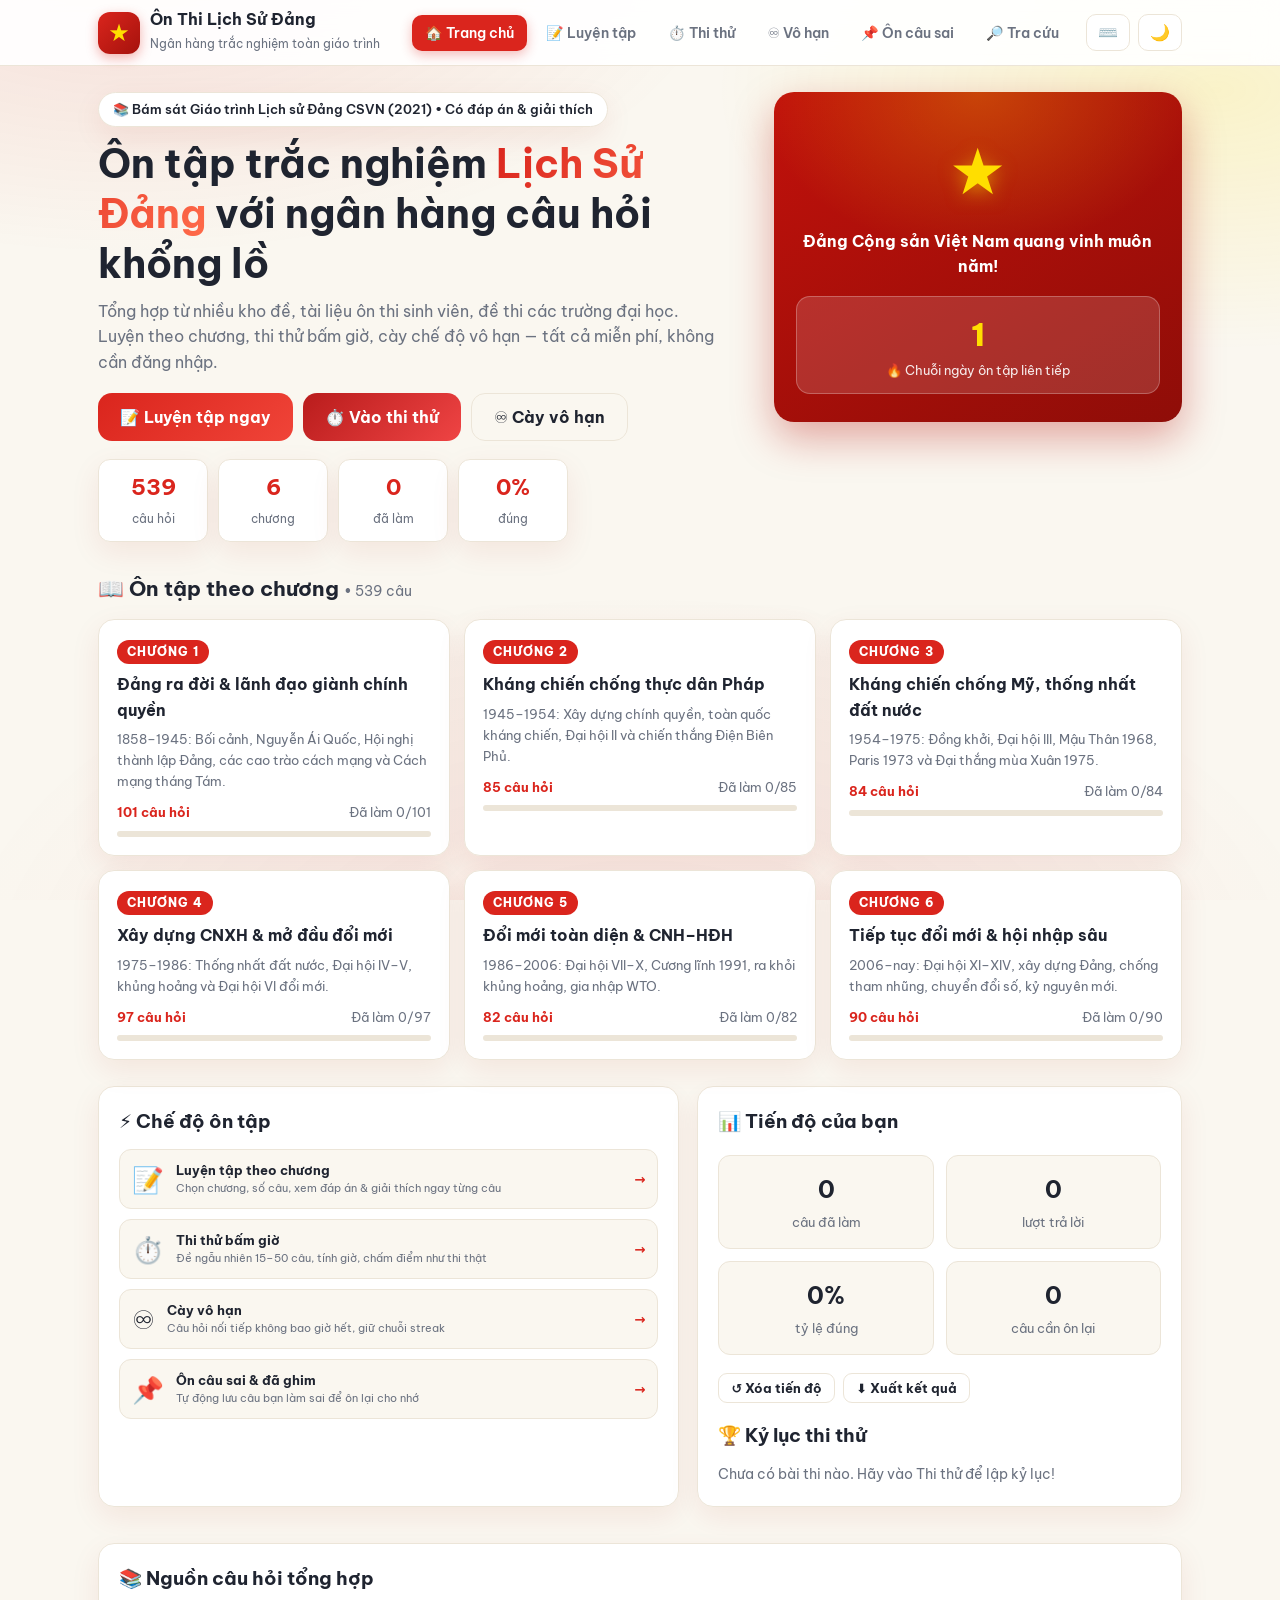
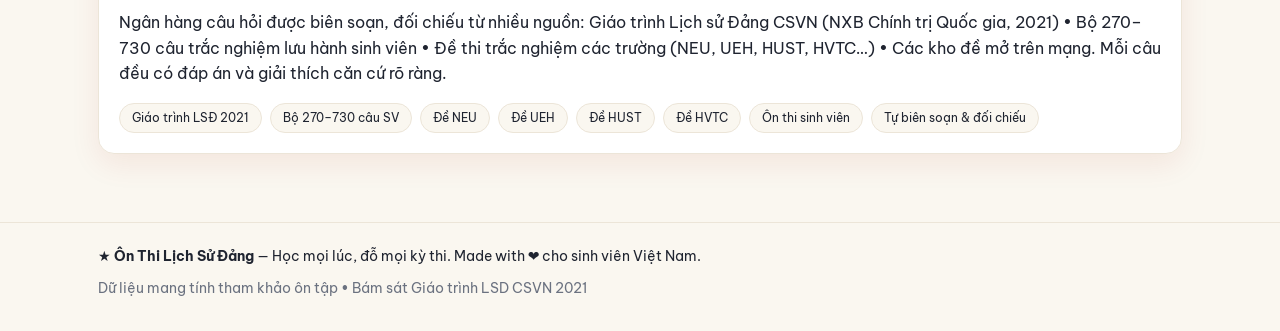
<file: index.html>
<!DOCTYPE html>
<html lang="vi">
<head>
<meta charset="UTF-8">
<meta name="viewport" content="width=device-width, initial-scale=1.0">
<title>Ôn Thi Trắc Nghiệm Lịch Sử Đảng — Ngân Hàng Câu Hỏi Khổng Lồ</title>
<meta name="description" content="Website ôn tập trắc nghiệm Lịch sử Đảng Cộng sản Việt Nam với hàng trăm câu hỏi có đáp án, giải thích chi tiết, chế độ luyện tập, thi thử và ôn tập vô hạn.">
<link rel="preconnect" href="https://fonts.googleapis.com">
<link rel="preconnect" href="https://fonts.gstatic.com" crossorigin>
<link href="https://fonts.googleapis.com/css2?family=Be+Vietnam+Pro:ital,wght@0,300;0,400;0,500;0,600;0,700;0,800;1,400&display=swap" rel="stylesheet">
<link rel="stylesheet" href="css/style.css">
<link rel="icon" href="data:image/svg+xml,<svg xmlns='http://www.w3.org/2000/svg' viewBox='0 0 100 100'><rect width='100' height='100' rx='18' fill='%23da251d'/><text x='50' y='72' font-size='62' text-anchor='middle' fill='%23ffde00'>★</text></svg>">
</head>
<body>
<div class="bg-decor" aria-hidden="true"></div>

<header class="topbar">
  <div class="container topbar-inner">
    <a class="brand" href="#" data-nav="home">
      <span class="brand-badge">★</span>
      <span class="brand-text">
        <strong>Ôn Thi Lịch Sử Đảng</strong>
        <small>Ngân hàng trắc nghiệm toàn giáo trình</small>
      </span>
    </a>
    <nav class="mainnav" id="mainnav">
      <button class="navbtn active" data-nav="home">🏠 Trang chủ</button>
      <button class="navbtn" data-nav="practice">📝 Luyện tập</button>
      <button class="navbtn" data-nav="exam">⏱️ Thi thử</button>
      <button class="navbtn" data-nav="endless">♾️ Vô hạn</button>
      <button class="navbtn" data-nav="review">📌 Ôn câu sai</button>
      <button class="navbtn" data-nav="search">🔎 Tra cứu</button>
    </nav>
    <div class="top-actions">
      <button id="helpBtn" class="iconbtn" title="Phím tắt (nhấn ?)">⌨️</button>
      <button id="themeBtn" class="iconbtn" title="Chế độ sáng / tối">🌙</button>
      <button id="menuBtn" class="iconbtn only-mobile" title="Menu">☰</button>
    </div>
  </div>
  <div class="mobile-nav" id="mobileNav">
    <button class="navbtn active" data-nav="home">🏠 Trang chủ</button>
    <button class="navbtn" data-nav="practice">📝 Luyện tập</button>
    <button class="navbtn" data-nav="exam">⏱️ Thi thử</button>
    <button class="navbtn" data-nav="endless">♾️ Vô hạn</button>
    <button class="navbtn" data-nav="review">📌 Ôn câu sai</button>
    <button class="navbtn" data-nav="search">🔎 Tra cứu</button>
  </div>
</header>

<main class="container">

  <!-- ============ HOME ============ -->
  <section id="view-home" class="view active">
    <div class="hero">
      <div class="hero-left">
        <div class="pill">📚 Bám sát Giáo trình Lịch sử Đảng CSVN (2021) • Có đáp án &amp; giải thích</div>
        <h1>Ôn tập trắc nghiệm <span class="hl">Lịch Sử Đảng</span> với ngân hàng câu hỏi khổng lồ</h1>
        <p class="hero-sub">Tổng hợp từ nhiều kho đề, tài liệu ôn thi sinh viên, đề thi các trường đại học. Luyện theo chương, thi thử bấm giờ, cày chế độ vô hạn — tất cả miễn phí, không cần đăng nhập.</p>
        <div class="hero-cta">
          <button class="btn primary big" data-nav="practice">📝 Luyện tập ngay</button>
          <button class="btn danger big" data-nav="exam">⏱️ Vào thi thử</button>
          <button class="btn ghost big" data-nav="endless">♾️ Cày vô hạn</button>
        </div>
        <div class="hero-stats" id="heroStats"></div>
      </div>
      <div class="hero-right">
        <div class="flag-card">
          <div class="flag">★</div>
          <div class="flag-caption">Đảng Cộng sản Việt Nam quang vinh muôn năm!</div>
          <div class="streak-box">
            <div class="streak-num" id="streakNum">0</div>
            <div class="streak-label">🔥 Chuỗi ngày ôn tập liên tiếp</div>
          </div>
        </div>
      </div>
    </div>

    <h2 class="sec-title">📖 Ôn tập theo chương <span class="sec-sub" id="chapterTotal"></span></h2>
    <div class="chapters" id="chapterGrid"></div>

    <div class="two-col">
      <div class="card">
        <h3>⚡ Chế độ ôn tập</h3>
        <div class="mode-list">
          <button class="mode-item" data-nav="practice"><span class="mode-ic">📝</span><span><strong>Luyện tập theo chương</strong><small>Chọn chương, số câu, xem đáp án &amp; giải thích ngay từng câu</small></span><span class="go">→</span></button>
          <button class="mode-item" data-nav="exam"><span class="mode-ic">⏱️</span><span><strong>Thi thử bấm giờ</strong><small>Đề ngẫu nhiên 15–50 câu, tính giờ, chấm điểm như thi thật</small></span><span class="go">→</span></button>
          <button class="mode-item" data-nav="endless"><span class="mode-ic">♾️</span><span><strong>Cày vô hạn</strong><small>Câu hỏi nối tiếp không bao giờ hết, giữ chuỗi streak</small></span><span class="go">→</span></button>
          <button class="mode-item" data-nav="review"><span class="mode-ic">📌</span><span><strong>Ôn câu sai &amp; đã ghim</strong><small>Tự động lưu câu bạn làm sai để ôn lại cho nhớ</small></span><span class="go">→</span></button>
        </div>
      </div>
      <div class="card">
        <h3>📊 Tiến độ của bạn</h3>
        <div id="progressBox"></div>
        <div class="progress-actions">
          <button class="btn small ghost" id="resetProgress">↺ Xóa tiến độ</button>
          <button class="btn small ghost" id="exportBtn">⬇ Xuất kết quả</button>
        </div>
        <h3 style="margin-top:18px">🏆 Kỷ lục thi thử</h3>
        <div id="bestBox"></div>
      </div>
    </div>

    <div class="card sources">
      <h3>📚 Nguồn câu hỏi tổng hợp</h3>
      <p>Ngân hàng câu hỏi được biên soạn, đối chiếu từ nhiều nguồn: Giáo trình Lịch sử Đảng CSVN (NXB Chính trị Quốc gia, 2021) • Bộ 270–730 câu trắc nghiệm lưu hành sinh viên • Đề thi trắc nghiệm các trường (NEU, UEH, HUST, HVTC…) • Các kho đề mở trên mạng. Mỗi câu đều có đáp án và giải thích căn cứ rõ ràng.</p>
      <div class="tag-row" id="sourceTags"></div>
    </div>
  </section>

  <!-- ============ PRACTICE ============ -->
  <section id="view-practice" class="view">
    <div class="panel-head">
      <h2>📝 Luyện tập</h2>
      <p>Chọn phạm vi và số câu, trả lời từng câu và xem giải thích ngay lập tức.</p>
    </div>
    <div class="card setup" id="practiceSetup">
      <div class="form-grid">
        <label>Phạm vi ôn tập
          <select id="practiceScope"></select>
        </label>
        <label>Số câu mỗi lượt
          <select id="practiceCount">
            <option value="10">10 câu</option>
            <option value="20" selected>20 câu</option>
            <option value="30">30 câu</option>
            <option value="40">40 câu</option>
            <option value="50">50 câu</option>
          </select>
        </label>
        <label class="check"><input type="checkbox" id="practiceShuffle" checked> Đảo thứ tự đáp án</label>
        <label class="check"><input type="checkbox" id="practiceInstant" checked> Hiện đáp án ngay sau mỗi câu</label>
      </div>
      <button class="btn primary big" id="practiceStart">▶ Bắt đầu luyện tập</button>
    </div>
    <div id="practiceBox" class="hidden">
      <div class="quiz-meta">
        <span id="practiceProg"></span>
        <div class="quiz-score"><span id="practiceScore"></span>
          <button class="btn small ghost" id="practiceQuit">✕ Thoát</button>
        </div>
      </div>
      <div class="progress-track"><div class="progress-fill" id="practiceBar"></div></div>
      <div class="hint">💡 <span class="kbd">A</span>–<span class="kbd">D</span> trả lời • <span class="kbd">←</span><span class="kbd">→</span> chuyển câu • <span class="kbd">S</span> ghim • <span class="kbd">?</span> tất cả phím tắt</div>
      <div id="practiceQ"></div>
      <div class="quiz-nav">
        <button class="btn ghost" id="practicePrev">← Câu trước</button>
        <button class="btn primary" id="practiceNext">Câu tiếp →</button>
      </div>
    </div>
    <div id="practiceResult" class="hidden"></div>
  </section>

  <!-- ============ EXAM ============ -->
  <section id="view-exam" class="view">
    <div class="panel-head">
      <h2>⏱️ Thi thử bấm giờ</h2>
      <p>Đề ngẫu nhiên từ toàn bộ ngân hàng, tính giờ và chấm điểm như thi thật.</p>
    </div>
    <div class="card setup" id="examSetup">
      <div class="form-grid">
        <label>Số câu hỏi
          <select id="examCount">
            <option value="15">15 câu — 20 phút</option>
            <option value="30">30 câu — 40 phút</option>
            <option value="40" selected>40 câu — 60 phút</option>
            <option value="50">50 câu — 60 phút</option>
          </select>
        </label>
        <label class="check"><input type="checkbox" id="examShuffle" checked> Đảo thứ tự đáp án</label>
      </div>
      <button class="btn danger big" id="examStart">▶ Bắt đầu làm bài</button>
    </div>
    <div id="examBox" class="hidden">
      <div class="quiz-meta sticky">
        <span id="examTimer" class="timer">60:00</span>
        <span id="examProg"></span>
        <button class="btn danger" id="examSubmit">Nộp bài</button>
      </div>
      <div class="progress-track"><div class="progress-fill danger" id="examBar"></div></div>
      <div class="hint">💡 <span class="kbd">A</span>–<span class="kbd">D</span> trả lời câu đang chọn • <span class="kbd">J</span><span class="kbd">K</span> chuyển câu • <span class="kbd">Ctrl</span>+<span class="kbd">Enter</span> nộp bài</div>
      <div id="examPalette" class="palette"></div>
      <div id="examQ"></div>
      <button class="btn danger big full" id="examSubmit2">📩 Nộp bài &amp; chấm điểm</button>
    </div>
    <div id="examResult" class="hidden"></div>
  </section>

  <!-- ============ ENDLESS ============ -->
  <section id="view-endless" class="view">
    <div class="panel-head">
      <h2>♾️ Chế độ vô hạn</h2>
      <p>Câu hỏi nối tiếp không bao giờ hết. Trả lời đúng để giữ chuỗi 🔥, sai là mất chuỗi!</p>
    </div>
    <div class="endless-top">
      <div class="stat-chip">🔥 Streak: <strong id="endStreak">0</strong></div>
      <div class="stat-chip">🏅 Kỷ lục: <strong id="endBest">0</strong></div>
      <div class="stat-chip">✅ Đúng: <strong id="endRight">0</strong></div>
      <div class="stat-chip">❌ Sai: <strong id="endWrong">0</strong></div>
      <button class="btn small ghost" id="endReset">↺ Chơi lại</button>
    </div>
    <div class="hint" style="margin-bottom:12px">💡 <span class="kbd">A</span>–<span class="kbd">D</span> trả lời • <span class="kbd">Enter</span> câu tiếp • <span class="kbd">S</span> ghim</div>
    <div id="endlessQ"></div>
  </section>

  <!-- ============ REVIEW ============ -->
  <section id="view-review" class="view">
    <div class="panel-head">
      <h2>📌 Ôn câu sai &amp; đã ghim</h2>
      <p>Các câu bạn từng trả lời sai sẽ tự động vào đây. Ghim ⭐ những câu khó để ôn riêng.</p>
    </div>
    <div class="tabs">
      <button class="tab active" data-tab="wrong">❌ Câu từng sai (<span id="wrongCount">0</span>)</button>
      <button class="tab" data-tab="marked">⭐ Câu đã ghim (<span id="markedCount">0</span>)</button>
    </div>
    <div id="reviewList"></div>
  </section>

  <!-- ============ SEARCH ============ -->
  <section id="view-search" class="view">
    <div class="panel-head">
      <h2>🔎 Tra cứu câu hỏi</h2>
      <p>Tìm nhanh trong toàn bộ ngân hàng theo từ khóa, đáp án hoặc nội dung giải thích.</p>
    </div>
    <div class="card">
      <div class="search-bar">
        <input id="searchInput" type="text" placeholder="Nhập từ khóa… ví dụ: Luận cương, Tân Trào, đổi mới, ASEAN…" autocomplete="off">
        <select id="searchChapter"></select>
      </div>
      <div id="searchInfo" class="muted"></div>
    </div>
    <div id="searchList"></div>
  </section>

</main>

<footer>
  <div class="container foot-inner">
    <div>★ <strong>Ôn Thi Lịch Sử Đảng</strong> — Học mọi lúc, đỗ mọi kỳ thi. Made with ❤️ cho sinh viên Việt Nam.</div>
    <div class="muted">Dữ liệu mang tính tham khảo ôn tập • Bám sát Giáo trình LSD CSVN 2021</div>
  </div>
</footer>

<div id="helpModal" class="modal-back hidden">
  <div class="modal">
    <div style="display:flex;justify-content:space-between;align-items:center">
      <h3>⌨️ Phím tắt</h3>
      <button class="iconbtn" id="helpClose">✕</button>
    </div>
    <p class="muted" style="margin:4px 0 0">Ôn tập siêu tốc không cần chạm chuột. Nhấn <span class="kbd">Esc</span> để đóng bảng này.</p>
    <table class="sc-table">
      <tr><td><span class="kbd">A</span> <span class="kbd">B</span> <span class="kbd">C</span> <span class="kbd">D</span></td><td>Chọn đáp án của câu hiện tại</td></tr>
      <tr><td><span class="kbd">1</span>–<span class="kbd">4</span></td><td>Chọn đáp án (khi đang làm bài) / chuyển tab 1–6 (khi ở trang chủ)</td></tr>
      <tr><td><span class="kbd">Alt</span>+<span class="kbd">1</span>–<span class="kbd">6</span></td><td>Chuyển nhanh giữa 6 tab ở bất kỳ đâu</td></tr>
      <tr><td><span class="kbd">→</span> / <span class="kbd">Enter</span></td><td>Câu tiếp theo (luyện tập / vô hạn / thi thử)</td></tr>
      <tr><td><span class="kbd">←</span></td><td>Câu trước đó (luyện tập / thi thử)</td></tr>
      <tr><td><span class="kbd">J</span> / <span class="kbd">K</span></td><td>Câu tiếp / câu trước trong bài thi thử</td></tr>
      <tr><td><span class="kbd">S</span></td><td>Ghim ⭐ / bỏ ghim câu hiện tại</td></tr>
      <tr><td><span class="kbd">Ctrl</span>+<span class="kbd">Enter</span></td><td>Nộp bài thi thử</td></tr>
      <tr><td><span class="kbd">/</span></td><td>Mở tab Tra cứu và gõ từ khóa ngay</td></tr>
      <tr><td><span class="kbd">T</span></td><td>Bật / tắt chế độ tối</td></tr>
      <tr><td><span class="kbd">?</span></td><td>Mở bảng phím tắt này</td></tr>
      <tr><td><span class="kbd">Esc</span></td><td>Đóng bảng phím tắt</td></tr>
    </table>
  </div>
</div>

<div id="toast" class="toast"></div>

<script src="js/data-c1.js"></script>
<script src="js/data-c2.js"></script>
<script src="js/data-c3.js"></script>
<script src="js/data-c4.js"></script>
<script src="js/data-c5.js"></script>
<script src="js/data-c6.js"></script>
<script src="js/app.js"></script>
</body>
</html>
</file>
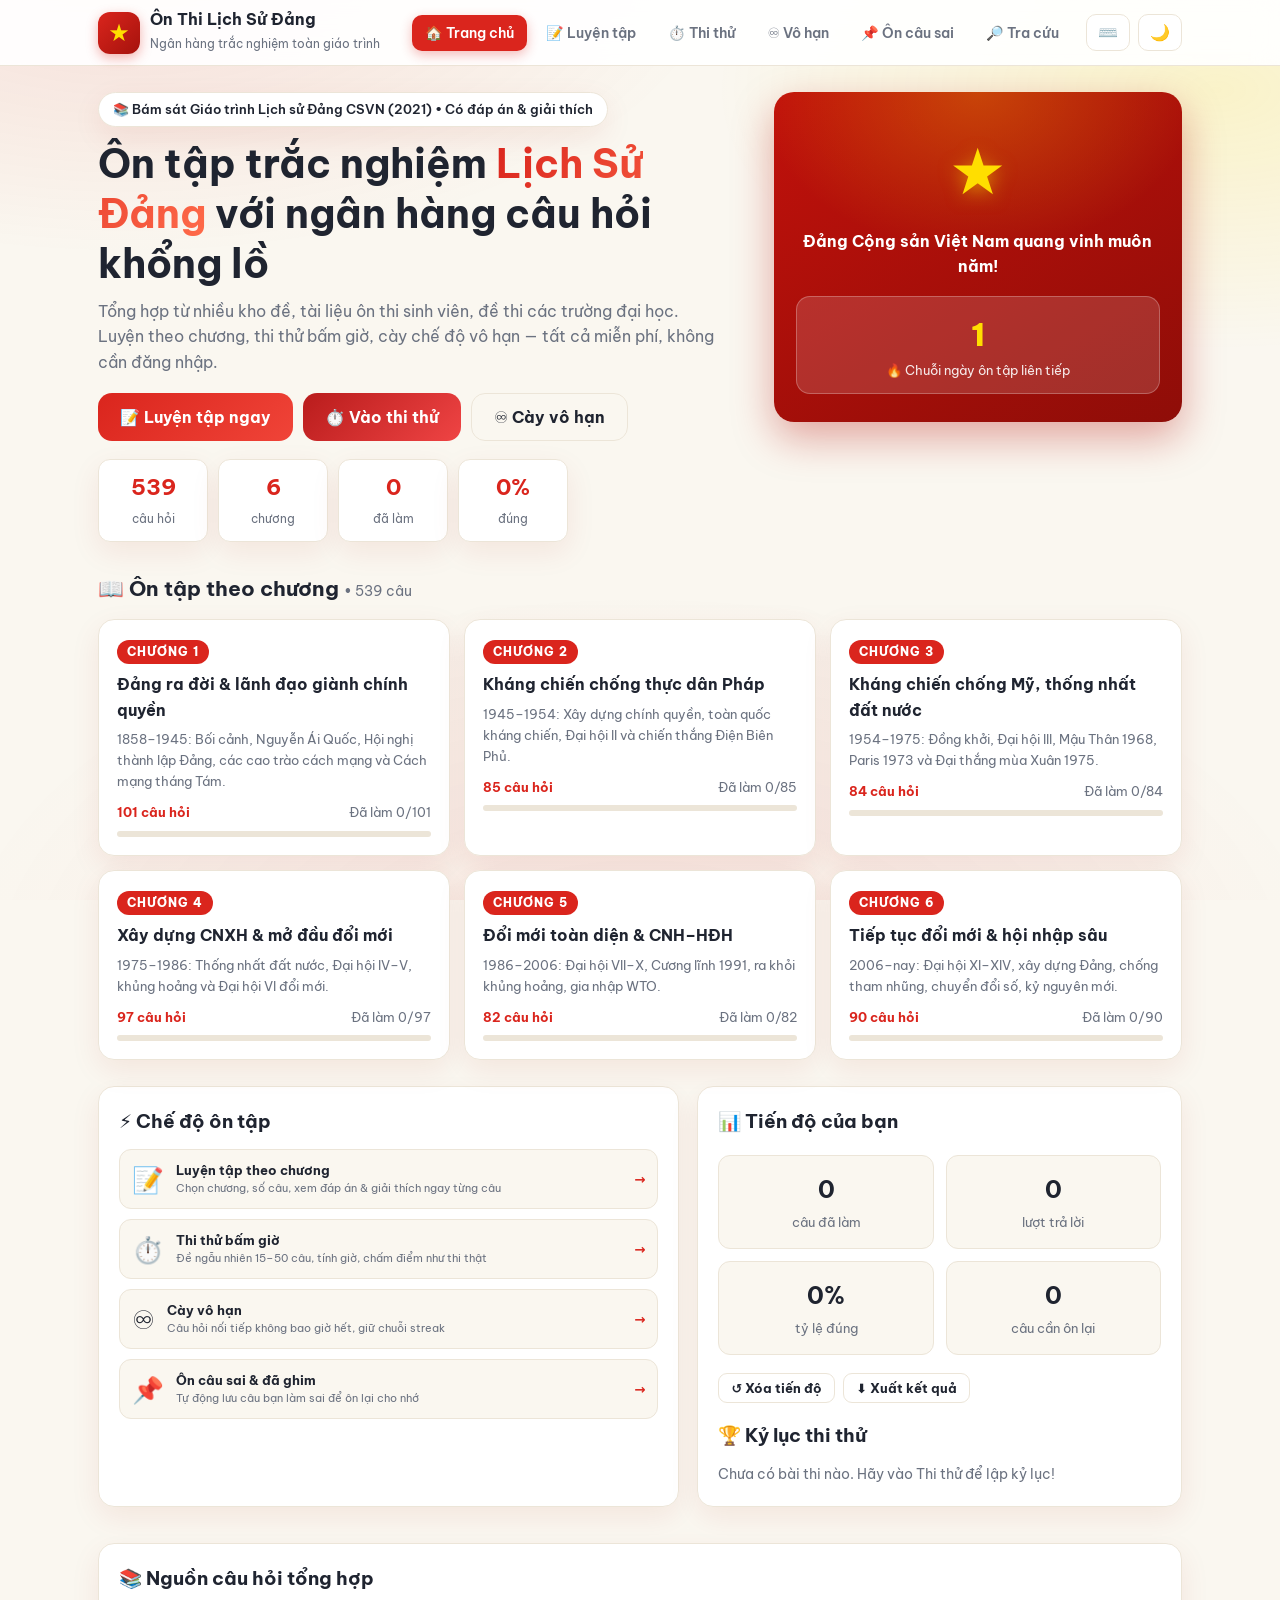
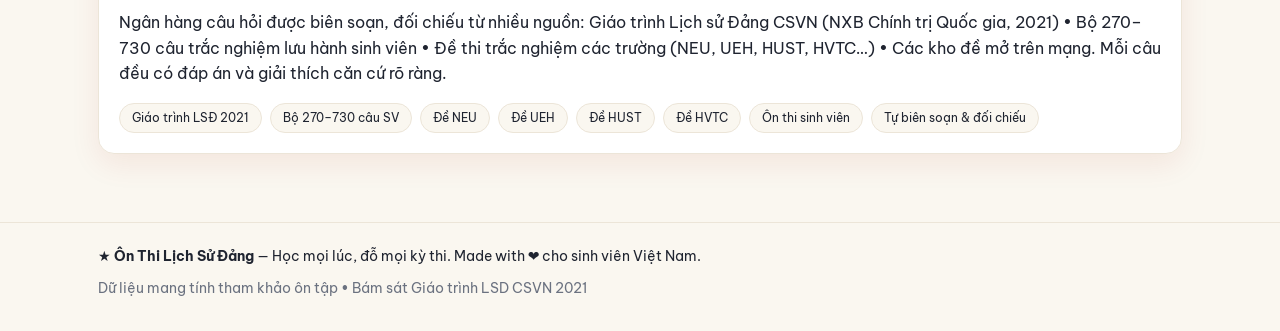
<file: on-thi-lich-su-dang.html>
<!DOCTYPE html>
<!-- BẢN 1-FILE: toàn bộ website gộp trong file này. Tải file này về, nhấp đúp là chạy. Được tạo tự động bởi build-single.py -->
<html lang="vi">
<head>
<meta charset="UTF-8">
<meta name="viewport" content="width=device-width, initial-scale=1.0">
<title>Ôn Thi Trắc Nghiệm Lịch Sử Đảng — Ngân Hàng Câu Hỏi Khổng Lồ</title>
<meta name="description" content="Website ôn tập trắc nghiệm Lịch sử Đảng Cộng sản Việt Nam với hàng trăm câu hỏi có đáp án, giải thích chi tiết, chế độ luyện tập, thi thử và ôn tập vô hạn.">
<link rel="preconnect" href="https://fonts.googleapis.com">
<link rel="preconnect" href="https://fonts.gstatic.com" crossorigin>
<link href="https://fonts.googleapis.com/css2?family=Be+Vietnam+Pro:ital,wght@0,300;0,400;0,500;0,600;0,700;0,800;1,400&display=swap" rel="stylesheet">
<style>
/* === embedded css/style.css === */
:root{
  --red:#da251d; --red-dark:#a5120c; --gold:#ffde00; --gold-soft:#fff3b0;
  --bg:#faf7f0; --card:#ffffff; --ink:#1f2430; --muted:#6b7280; --line:#ece5d8;
  --green:#16a34a; --green-bg:#e8f8ee; --danger:#dc2626; --danger-bg:#fdecec;
  --blue:#2563eb; --blue-bg:#e8effe; --shadow:0 10px 30px rgba(160,20,10,.08);
  --radius:16px;
}
*{box-sizing:border-box}
html{scroll-behavior:smooth}
body{margin:0;font-family:'Be Vietnam Pro',system-ui,sans-serif;background:var(--bg);color:var(--ink);line-height:1.6}
body.dark{--bg:#141414;--card:#1f1f1f;--ink:#f3f4f6;--muted:#9ca3af;--line:#333;--shadow:0 10px 30px rgba(0,0,0,.4);--green-bg:#12331f;--danger-bg:#3a1414;--blue-bg:#15294d;--gold-soft:#3d3405}
.bg-decor{position:fixed;inset:0;z-index:-1;background:
  radial-gradient(600px 300px at 10% -5%, rgba(218,37,29,.12), transparent),
  radial-gradient(500px 260px at 95% 10%, rgba(255,222,0,.16), transparent),
  radial-gradient(700px 400px at 50% 110%, rgba(218,37,29,.08), transparent)}
.container{max-width:1120px;margin:0 auto;padding:0 18px}
.hidden{display:none!important}
.muted{color:var(--muted);font-size:.9rem}

/* Topbar */
.topbar{position:sticky;top:0;z-index:50;background:rgba(255,255,255,.92);backdrop-filter:blur(12px);border-bottom:1px solid var(--line)}
body.dark .topbar{background:rgba(20,20,20,.92)}
.topbar-inner{display:flex;align-items:center;gap:14px;padding:10px 18px}
.brand{display:flex;align-items:center;gap:10px;text-decoration:none;color:inherit;margin-right:auto}
.brand-badge{width:42px;height:42px;border-radius:12px;background:linear-gradient(135deg,var(--red),var(--red-dark));color:var(--gold);display:flex;align-items:center;justify-content:center;font-size:24px;box-shadow:0 4px 12px rgba(218,37,29,.35)}
.brand-text strong{display:block;font-size:1.02rem;line-height:1.2}
.brand-text small{color:var(--muted);font-size:.75rem}
.mainnav{display:flex;gap:6px;flex-wrap:wrap}
.navbtn{border:1px solid transparent;background:transparent;padding:8px 12px;border-radius:10px;font-family:inherit;font-size:.88rem;font-weight:600;color:var(--muted);cursor:pointer;transition:.15s}
.navbtn:hover{background:var(--line);color:var(--ink)}
.navbtn.active{background:var(--red);color:#fff;box-shadow:0 4px 12px rgba(218,37,29,.3)}
.iconbtn{border:1px solid var(--line);background:var(--card);border-radius:10px;padding:8px 11px;cursor:pointer;font-size:1rem}
.only-mobile{display:none}
.mobile-nav{display:none;padding:8px 18px 12px;gap:6px;flex-wrap:wrap}
.top-actions{display:flex;gap:8px}
@media(max-width:920px){.mainnav{display:none}.only-mobile{display:block}.mobile-nav.open{display:flex}}

/* Views */
.view{display:none;padding:26px 0 40px}
.view.active{display:block;animation:fade .25s ease}
@keyframes fade{from{opacity:0;transform:translateY(6px)}to{opacity:1;transform:none}}

/* Hero */
.hero{display:grid;grid-template-columns:1.6fr 1fr;gap:22px;margin-bottom:30px}
@media(max-width:820px){.hero{grid-template-columns:1fr}}
.pill{display:inline-block;background:var(--card);border:1px solid var(--line);border-radius:999px;padding:6px 14px;font-size:.8rem;font-weight:600;box-shadow:var(--shadow);margin-bottom:12px}
.hero h1{font-size:clamp(1.6rem,3.4vw,2.5rem);line-height:1.25;margin:0 0 10px}
.hl{background:linear-gradient(120deg,var(--red),#ff6b4a);-webkit-background-clip:text;background-clip:text;color:transparent}
.hero-sub{color:var(--muted);margin:0 0 18px;max-width:620px}
.hero-cta{display:flex;gap:10px;flex-wrap:wrap;margin-bottom:18px}
.hero-stats{display:flex;gap:10px;flex-wrap:wrap}
.hstat{background:var(--card);border:1px solid var(--line);border-radius:12px;padding:10px 16px;box-shadow:var(--shadow);text-align:center;min-width:110px}
.hstat b{display:block;font-size:1.35rem;color:var(--red)}
.hstat span{font-size:.76rem;color:var(--muted)}
.flag-card{background:linear-gradient(150deg,#c1110b,#8f0d08);border-radius:20px;color:#fff;padding:28px 22px;text-align:center;box-shadow:0 16px 40px rgba(180,15,10,.35);position:relative;overflow:hidden}
.flag-card::after{content:"";position:absolute;inset:0;background:radial-gradient(220px 160px at 50% 0%,rgba(255,222,0,.25),transparent)}
.flag{font-size:64px;color:var(--gold);text-shadow:0 4px 18px rgba(255,222,0,.5);position:relative;z-index:1}
.flag-caption{font-weight:700;margin:6px 0 16px;position:relative;z-index:1}
.streak-box{background:rgba(255,255,255,.14);border:1px solid rgba(255,255,255,.25);border-radius:14px;padding:12px;position:relative;z-index:1}
.streak-num{font-size:2rem;font-weight:800;color:var(--gold)}
.streak-label{font-size:.82rem;opacity:.9}

/* Sections & cards */
.sec-title{font-size:1.3rem;margin:8px 0 14px}
.sec-sub{font-size:.85rem;color:var(--muted);font-weight:400}
.card{background:var(--card);border:1px solid var(--line);border-radius:var(--radius);padding:20px;box-shadow:var(--shadow);margin-bottom:18px}
.card h3{margin:0 0 12px}
.chapters{display:grid;grid-template-columns:repeat(auto-fill,minmax(300px,1fr));gap:14px;margin-bottom:26px}
.chapter{background:var(--card);border:1px solid var(--line);border-radius:var(--radius);padding:18px;box-shadow:var(--shadow);cursor:pointer;transition:.18s;position:relative;overflow:hidden}
.chapter:hover{transform:translateY(-3px);box-shadow:0 14px 34px rgba(218,37,29,.14);border-color:var(--red)}
.chapter .ch-num{font-size:.72rem;font-weight:800;letter-spacing:1px;color:#fff;background:var(--red);display:inline-block;padding:3px 10px;border-radius:999px;margin-bottom:8px}
.chapter h4{margin:0 0 6px;font-size:1rem}
.chapter p{margin:0 0 10px;font-size:.82rem;color:var(--muted)}
.chapter .ch-meta{display:flex;justify-content:space-between;align-items:center;font-size:.8rem}
.chapter .ch-count{font-weight:700;color:var(--red)}
.chapter .ch-done{color:var(--muted)}
.mini-bar{height:6px;background:var(--line);border-radius:99px;margin-top:8px;overflow:hidden}
.mini-bar i{display:block;height:100%;background:linear-gradient(90deg,var(--red),#ff7a45);border-radius:99px;transition:width .4s}
.two-col{display:grid;grid-template-columns:1.2fr 1fr;gap:18px;margin-bottom:18px}
@media(max-width:860px){.two-col{grid-template-columns:1fr}}
.mode-list{display:flex;flex-direction:column;gap:10px}
.mode-item{display:flex;align-items:center;gap:12px;background:var(--bg);border:1px solid var(--line);border-radius:12px;padding:12px;cursor:pointer;text-align:left;font-family:inherit;color:inherit;transition:.15s;width:100%}
.mode-item:hover{border-color:var(--red);transform:translateX(3px)}
.mode-ic{font-size:1.6rem}
.mode-item strong{display:block}
.mode-item small{color:var(--muted)}
.mode-item .go{margin-left:auto;font-weight:800;color:var(--red)}
.progress-actions{display:flex;gap:8px;margin-top:12px;flex-wrap:wrap}
.tag-row{display:flex;gap:8px;flex-wrap:wrap;margin-top:10px}
.tag{background:var(--bg);border:1px solid var(--line);border-radius:999px;padding:4px 12px;font-size:.78rem}

/* Buttons */
.btn{border:1px solid var(--line);background:var(--card);color:var(--ink);border-radius:12px;padding:10px 18px;font-family:inherit;font-weight:700;font-size:.92rem;cursor:pointer;transition:.15s}
.btn:hover{transform:translateY(-1px);box-shadow:var(--shadow)}
.btn.primary{background:linear-gradient(135deg,var(--red),#f04438);color:#fff;border:none}
.btn.danger{background:linear-gradient(135deg,#b91c1c,#ef4444);color:#fff;border:none}
.btn.ghost{background:transparent}
.btn.big{padding:13px 22px;font-size:1rem;border-radius:14px}
.btn.small{padding:6px 12px;font-size:.8rem;border-radius:9px}
.btn.full{width:100%;margin-top:14px}
.btn:disabled{opacity:.5;cursor:not-allowed;transform:none}

/* Forms */
.panel-head{margin-bottom:16px}
.panel-head h2{margin:0}
.panel-head p{margin:4px 0 0;color:var(--muted)}
.form-grid{display:grid;grid-template-columns:repeat(auto-fit,minmax(220px,1fr));gap:14px;margin-bottom:16px;align-items:end}
.form-grid label{display:flex;flex-direction:column;gap:6px;font-weight:700;font-size:.88rem}
.form-grid select,.search-bar input,.search-bar select{font-family:inherit;font-size:.95rem;padding:11px 13px;border-radius:11px;border:1.5px solid var(--line);background:var(--bg);color:var(--ink)}
.form-grid select:focus,.search-bar input:focus{outline:2px solid var(--red);border-color:var(--red)}
.check{flex-direction:row!important;align-items:center;gap:8px!important;font-weight:500!important}
.check input{width:18px;height:18px;accent-color:var(--red)}

/* Quiz */
.quiz-meta{display:flex;align-items:center;gap:12px;margin-bottom:10px;flex-wrap:wrap;font-weight:700}
.quiz-meta.sticky{position:sticky;top:64px;z-index:20;background:var(--card);border:1px solid var(--line);border-radius:12px;padding:10px 14px;box-shadow:var(--shadow)}
.quiz-score{margin-left:auto;display:flex;gap:10px;align-items:center}
.timer{font-size:1.4rem;font-weight:800;color:var(--red);font-variant-numeric:tabular-nums}
.timer.low{animation:blink 1s infinite}
@keyframes blink{50%{opacity:.4}}
.progress-track{height:10px;background:var(--line);border-radius:99px;overflow:hidden;margin-bottom:18px}
.progress-fill{height:100%;width:0;background:linear-gradient(90deg,var(--red),#ff7a45);border-radius:99px;transition:width .3s}
.progress-fill.danger{background:linear-gradient(90deg,#b91c1c,#f97316)}
.qcard{background:var(--card);border:1px solid var(--line);border-radius:var(--radius);padding:22px;box-shadow:var(--shadow);margin-bottom:16px}
.qhead{display:flex;gap:10px;align-items:flex-start;margin-bottom:14px}
.qnum{background:var(--red);color:#fff;font-weight:800;font-size:.82rem;border-radius:9px;padding:4px 11px;white-space:nowrap;margin-top:2px}
.qchap{font-size:.75rem;color:var(--muted);border:1px solid var(--line);border-radius:8px;padding:4px 10px;white-space:nowrap;margin-top:2px}
.qmark{margin-left:auto;border:1px solid var(--line);background:var(--bg);border-radius:9px;padding:4px 10px;cursor:pointer;font-size:1rem;line-height:1}
.qmark.on{background:var(--gold-soft);border-color:#d9b800}
.qtext{font-size:1.08rem;font-weight:600;margin:0 0 4px}
.opts{display:flex;flex-direction:column;gap:10px;margin-top:14px}
.opt{display:flex;gap:12px;align-items:flex-start;border:1.5px solid var(--line);border-radius:12px;padding:12px 14px;cursor:pointer;transition:.15s;background:var(--bg);font-size:.95rem;text-align:left;width:100%;font-family:inherit;color:inherit}
.opt:hover:not(:disabled){border-color:var(--red);background:var(--card)}
.opt .key{font-weight:800;min-width:30px;height:30px;border-radius:9px;background:var(--line);display:flex;align-items:center;justify-content:center;flex-shrink:0}
.opt.correct{border-color:var(--green);background:var(--green-bg)}
.opt.correct .key{background:var(--green);color:#fff}
.opt.wrong{border-color:var(--danger);background:var(--danger-bg)}
.opt.wrong .key{background:var(--danger);color:#fff}
.opt.dim{opacity:.65}
.opt:disabled{cursor:default}
.explain{margin-top:14px;background:var(--blue-bg);border:1px solid #bcd0f7;border-radius:12px;padding:12px 15px;font-size:.9rem}
body.dark .explain{border-color:#2c4a7c}
.explain strong{color:var(--blue)}
.quiz-nav{display:flex;justify-content:space-between;gap:10px;margin-top:6px}
.result-hero{text-align:center;padding:30px 20px}
.result-hero .big-score{font-size:3.4rem;font-weight:800;color:var(--red)}
.result-grid{display:grid;grid-template-columns:repeat(auto-fit,minmax(140px,1fr));gap:12px;margin:18px 0}
.result-cell{background:var(--bg);border:1px solid var(--line);border-radius:12px;padding:14px;text-align:center}
.result-cell b{display:block;font-size:1.5rem}
.result-cell span{font-size:.8rem;color:var(--muted)}
.palette{display:flex;gap:7px;flex-wrap:wrap;margin-bottom:16px}
.pal{width:38px;height:38px;border-radius:10px;border:1.5px solid var(--line);background:var(--card);font-family:inherit;font-weight:700;cursor:pointer;font-size:.82rem}
.pal.done{background:var(--blue);color:#fff;border-color:var(--blue)}
.pal.current{outline:2px solid var(--red)}

/* Endless */
.endless-top{display:flex;gap:10px;flex-wrap:wrap;margin-bottom:16px;align-items:center}
.stat-chip{background:var(--card);border:1px solid var(--line);border-radius:999px;padding:8px 16px;font-size:.9rem;box-shadow:var(--shadow)}
.stat-chip strong{color:var(--red)}

/* Review tabs */
.tabs{display:flex;gap:8px;margin-bottom:16px}
.tab{border:1px solid var(--line);background:var(--card);border-radius:999px;padding:9px 18px;font-family:inherit;font-weight:700;cursor:pointer;color:var(--muted)}
.tab.active{background:var(--red);color:#fff;border-color:var(--red)}
.empty{text-align:center;padding:40px 20px;color:var(--muted)}
.empty .big{font-size:3rem}

/* Search */
.search-bar{display:flex;gap:10px;flex-wrap:wrap}
.search-bar input{flex:1;min-width:220px}
#searchInfo{margin-top:10px}

/* Footer */
footer{border-top:1px solid var(--line);padding:22px 0 30px;margin-top:10px}
.foot-inner{display:flex;justify-content:space-between;gap:10px;flex-wrap:wrap;font-size:.88rem}

/* Toast */
.toast{position:fixed;bottom:24px;left:50%;transform:translateX(-50%) translateY(80px);background:#1f2430;color:#fff;padding:12px 22px;border-radius:12px;font-weight:600;opacity:0;transition:.3s;z-index:99;max-width:90vw;text-align:center}
.toast.show{transform:translateX(-50%);opacity:1}
@media(max-width:640px){.qcard{padding:16px}.qtext{font-size:1rem}.hero-cta .btn{flex:1;text-align:center}}

/* Keyboard shortcuts */
.kbd{display:inline-block;min-width:26px;text-align:center;background:var(--bg);border:1px solid var(--line);border-bottom-width:2.5px;border-radius:7px;padding:1px 7px;font-size:.78rem;font-weight:700;font-family:inherit}
.hint{font-size:.82rem;color:var(--muted);margin-bottom:12px}
.modal-back{position:fixed;inset:0;background:rgba(0,0,0,.55);display:flex;align-items:center;justify-content:center;z-index:100;padding:18px;animation:fade .2s ease}
.modal{background:var(--card);border-radius:18px;max-width:580px;width:100%;max-height:86vh;overflow:auto;padding:24px;box-shadow:0 24px 70px rgba(0,0,0,.35);border:1px solid var(--line)}
.modal h3{margin:0}
.sc-table{width:100%;border-collapse:collapse;font-size:.88rem;margin-top:12px}
.sc-table td{padding:9px 6px;border-bottom:1px solid var(--line);vertical-align:top}
.sc-table tr:last-child td{border-bottom:none}
.sc-table td:first-child{width:170px}
.qcard.exam-cur{outline:2.5px solid var(--red);outline-offset:3px}

</style>
<link rel="icon" href="data:image/svg+xml,<svg xmlns='http://www.w3.org/2000/svg' viewBox='0 0 100 100'><rect width='100' height='100' rx='18' fill='%23da251d'/><text x='50' y='72' font-size='62' text-anchor='middle' fill='%23ffde00'>★</text></svg>">
</head>
<body>
<div class="bg-decor" aria-hidden="true"></div>

<header class="topbar">
  <div class="container topbar-inner">
    <a class="brand" href="#" data-nav="home">
      <span class="brand-badge">★</span>
      <span class="brand-text">
        <strong>Ôn Thi Lịch Sử Đảng</strong>
        <small>Ngân hàng trắc nghiệm toàn giáo trình</small>
      </span>
    </a>
    <nav class="mainnav" id="mainnav">
      <button class="navbtn active" data-nav="home">🏠 Trang chủ</button>
      <button class="navbtn" data-nav="practice">📝 Luyện tập</button>
      <button class="navbtn" data-nav="exam">⏱️ Thi thử</button>
      <button class="navbtn" data-nav="endless">♾️ Vô hạn</button>
      <button class="navbtn" data-nav="review">📌 Ôn câu sai</button>
      <button class="navbtn" data-nav="search">🔎 Tra cứu</button>
    </nav>
    <div class="top-actions">
      <button id="helpBtn" class="iconbtn" title="Phím tắt (nhấn ?)">⌨️</button>
      <button id="themeBtn" class="iconbtn" title="Chế độ sáng / tối">🌙</button>
      <button id="menuBtn" class="iconbtn only-mobile" title="Menu">☰</button>
    </div>
  </div>
  <div class="mobile-nav" id="mobileNav">
    <button class="navbtn active" data-nav="home">🏠 Trang chủ</button>
    <button class="navbtn" data-nav="practice">📝 Luyện tập</button>
    <button class="navbtn" data-nav="exam">⏱️ Thi thử</button>
    <button class="navbtn" data-nav="endless">♾️ Vô hạn</button>
    <button class="navbtn" data-nav="review">📌 Ôn câu sai</button>
    <button class="navbtn" data-nav="search">🔎 Tra cứu</button>
  </div>
</header>

<main class="container">

  <!-- ============ HOME ============ -->
  <section id="view-home" class="view active">
    <div class="hero">
      <div class="hero-left">
        <div class="pill">📚 Bám sát Giáo trình Lịch sử Đảng CSVN (2021) • Có đáp án &amp; giải thích</div>
        <h1>Ôn tập trắc nghiệm <span class="hl">Lịch Sử Đảng</span> với ngân hàng câu hỏi khổng lồ</h1>
        <p class="hero-sub">Tổng hợp từ nhiều kho đề, tài liệu ôn thi sinh viên, đề thi các trường đại học. Luyện theo chương, thi thử bấm giờ, cày chế độ vô hạn — tất cả miễn phí, không cần đăng nhập.</p>
        <div class="hero-cta">
          <button class="btn primary big" data-nav="practice">📝 Luyện tập ngay</button>
          <button class="btn danger big" data-nav="exam">⏱️ Vào thi thử</button>
          <button class="btn ghost big" data-nav="endless">♾️ Cày vô hạn</button>
        </div>
        <div class="hero-stats" id="heroStats"></div>
      </div>
      <div class="hero-right">
        <div class="flag-card">
          <div class="flag">★</div>
          <div class="flag-caption">Đảng Cộng sản Việt Nam quang vinh muôn năm!</div>
          <div class="streak-box">
            <div class="streak-num" id="streakNum">0</div>
            <div class="streak-label">🔥 Chuỗi ngày ôn tập liên tiếp</div>
          </div>
        </div>
      </div>
    </div>

    <h2 class="sec-title">📖 Ôn tập theo chương <span class="sec-sub" id="chapterTotal"></span></h2>
    <div class="chapters" id="chapterGrid"></div>

    <div class="two-col">
      <div class="card">
        <h3>⚡ Chế độ ôn tập</h3>
        <div class="mode-list">
          <button class="mode-item" data-nav="practice"><span class="mode-ic">📝</span><span><strong>Luyện tập theo chương</strong><small>Chọn chương, số câu, xem đáp án &amp; giải thích ngay từng câu</small></span><span class="go">→</span></button>
          <button class="mode-item" data-nav="exam"><span class="mode-ic">⏱️</span><span><strong>Thi thử bấm giờ</strong><small>Đề ngẫu nhiên 15–50 câu, tính giờ, chấm điểm như thi thật</small></span><span class="go">→</span></button>
          <button class="mode-item" data-nav="endless"><span class="mode-ic">♾️</span><span><strong>Cày vô hạn</strong><small>Câu hỏi nối tiếp không bao giờ hết, giữ chuỗi streak</small></span><span class="go">→</span></button>
          <button class="mode-item" data-nav="review"><span class="mode-ic">📌</span><span><strong>Ôn câu sai &amp; đã ghim</strong><small>Tự động lưu câu bạn làm sai để ôn lại cho nhớ</small></span><span class="go">→</span></button>
        </div>
      </div>
      <div class="card">
        <h3>📊 Tiến độ của bạn</h3>
        <div id="progressBox"></div>
        <div class="progress-actions">
          <button class="btn small ghost" id="resetProgress">↺ Xóa tiến độ</button>
          <button class="btn small ghost" id="exportBtn">⬇ Xuất kết quả</button>
        </div>
        <h3 style="margin-top:18px">🏆 Kỷ lục thi thử</h3>
        <div id="bestBox"></div>
      </div>
    </div>

    <div class="card sources">
      <h3>📚 Nguồn câu hỏi tổng hợp</h3>
      <p>Ngân hàng câu hỏi được biên soạn, đối chiếu từ nhiều nguồn: Giáo trình Lịch sử Đảng CSVN (NXB Chính trị Quốc gia, 2021) • Bộ 270–730 câu trắc nghiệm lưu hành sinh viên • Đề thi trắc nghiệm các trường (NEU, UEH, HUST, HVTC…) • Các kho đề mở trên mạng. Mỗi câu đều có đáp án và giải thích căn cứ rõ ràng.</p>
      <div class="tag-row" id="sourceTags"></div>
    </div>
  </section>

  <!-- ============ PRACTICE ============ -->
  <section id="view-practice" class="view">
    <div class="panel-head">
      <h2>📝 Luyện tập</h2>
      <p>Chọn phạm vi và số câu, trả lời từng câu và xem giải thích ngay lập tức.</p>
    </div>
    <div class="card setup" id="practiceSetup">
      <div class="form-grid">
        <label>Phạm vi ôn tập
          <select id="practiceScope"></select>
        </label>
        <label>Số câu mỗi lượt
          <select id="practiceCount">
            <option value="10">10 câu</option>
            <option value="20" selected>20 câu</option>
            <option value="30">30 câu</option>
            <option value="40">40 câu</option>
            <option value="50">50 câu</option>
          </select>
        </label>
        <label class="check"><input type="checkbox" id="practiceShuffle" checked> Đảo thứ tự đáp án</label>
        <label class="check"><input type="checkbox" id="practiceInstant" checked> Hiện đáp án ngay sau mỗi câu</label>
      </div>
      <button class="btn primary big" id="practiceStart">▶ Bắt đầu luyện tập</button>
    </div>
    <div id="practiceBox" class="hidden">
      <div class="quiz-meta">
        <span id="practiceProg"></span>
        <div class="quiz-score"><span id="practiceScore"></span>
          <button class="btn small ghost" id="practiceQuit">✕ Thoát</button>
        </div>
      </div>
      <div class="progress-track"><div class="progress-fill" id="practiceBar"></div></div>
      <div class="hint">💡 <span class="kbd">A</span>–<span class="kbd">D</span> trả lời • <span class="kbd">←</span><span class="kbd">→</span> chuyển câu • <span class="kbd">S</span> ghim • <span class="kbd">?</span> tất cả phím tắt</div>
      <div id="practiceQ"></div>
      <div class="quiz-nav">
        <button class="btn ghost" id="practicePrev">← Câu trước</button>
        <button class="btn primary" id="practiceNext">Câu tiếp →</button>
      </div>
    </div>
    <div id="practiceResult" class="hidden"></div>
  </section>

  <!-- ============ EXAM ============ -->
  <section id="view-exam" class="view">
    <div class="panel-head">
      <h2>⏱️ Thi thử bấm giờ</h2>
      <p>Đề ngẫu nhiên từ toàn bộ ngân hàng, tính giờ và chấm điểm như thi thật.</p>
    </div>
    <div class="card setup" id="examSetup">
      <div class="form-grid">
        <label>Số câu hỏi
          <select id="examCount">
            <option value="15">15 câu — 20 phút</option>
            <option value="30">30 câu — 40 phút</option>
            <option value="40" selected>40 câu — 60 phút</option>
            <option value="50">50 câu — 60 phút</option>
          </select>
        </label>
        <label class="check"><input type="checkbox" id="examShuffle" checked> Đảo thứ tự đáp án</label>
      </div>
      <button class="btn danger big" id="examStart">▶ Bắt đầu làm bài</button>
    </div>
    <div id="examBox" class="hidden">
      <div class="quiz-meta sticky">
        <span id="examTimer" class="timer">60:00</span>
        <span id="examProg"></span>
        <button class="btn danger" id="examSubmit">Nộp bài</button>
      </div>
      <div class="progress-track"><div class="progress-fill danger" id="examBar"></div></div>
      <div class="hint">💡 <span class="kbd">A</span>–<span class="kbd">D</span> trả lời câu đang chọn • <span class="kbd">J</span><span class="kbd">K</span> chuyển câu • <span class="kbd">Ctrl</span>+<span class="kbd">Enter</span> nộp bài</div>
      <div id="examPalette" class="palette"></div>
      <div id="examQ"></div>
      <button class="btn danger big full" id="examSubmit2">📩 Nộp bài &amp; chấm điểm</button>
    </div>
    <div id="examResult" class="hidden"></div>
  </section>

  <!-- ============ ENDLESS ============ -->
  <section id="view-endless" class="view">
    <div class="panel-head">
      <h2>♾️ Chế độ vô hạn</h2>
      <p>Câu hỏi nối tiếp không bao giờ hết. Trả lời đúng để giữ chuỗi 🔥, sai là mất chuỗi!</p>
    </div>
    <div class="endless-top">
      <div class="stat-chip">🔥 Streak: <strong id="endStreak">0</strong></div>
      <div class="stat-chip">🏅 Kỷ lục: <strong id="endBest">0</strong></div>
      <div class="stat-chip">✅ Đúng: <strong id="endRight">0</strong></div>
      <div class="stat-chip">❌ Sai: <strong id="endWrong">0</strong></div>
      <button class="btn small ghost" id="endReset">↺ Chơi lại</button>
    </div>
    <div class="hint" style="margin-bottom:12px">💡 <span class="kbd">A</span>–<span class="kbd">D</span> trả lời • <span class="kbd">Enter</span> câu tiếp • <span class="kbd">S</span> ghim</div>
    <div id="endlessQ"></div>
  </section>

  <!-- ============ REVIEW ============ -->
  <section id="view-review" class="view">
    <div class="panel-head">
      <h2>📌 Ôn câu sai &amp; đã ghim</h2>
      <p>Các câu bạn từng trả lời sai sẽ tự động vào đây. Ghim ⭐ những câu khó để ôn riêng.</p>
    </div>
    <div class="tabs">
      <button class="tab active" data-tab="wrong">❌ Câu từng sai (<span id="wrongCount">0</span>)</button>
      <button class="tab" data-tab="marked">⭐ Câu đã ghim (<span id="markedCount">0</span>)</button>
    </div>
    <div id="reviewList"></div>
  </section>

  <!-- ============ SEARCH ============ -->
  <section id="view-search" class="view">
    <div class="panel-head">
      <h2>🔎 Tra cứu câu hỏi</h2>
      <p>Tìm nhanh trong toàn bộ ngân hàng theo từ khóa, đáp án hoặc nội dung giải thích.</p>
    </div>
    <div class="card">
      <div class="search-bar">
        <input id="searchInput" type="text" placeholder="Nhập từ khóa… ví dụ: Luận cương, Tân Trào, đổi mới, ASEAN…" autocomplete="off">
        <select id="searchChapter"></select>
      </div>
      <div id="searchInfo" class="muted"></div>
    </div>
    <div id="searchList"></div>
  </section>

</main>

<footer>
  <div class="container foot-inner">
    <div>★ <strong>Ôn Thi Lịch Sử Đảng</strong> — Học mọi lúc, đỗ mọi kỳ thi. Made with ❤️ cho sinh viên Việt Nam.</div>
    <div class="muted">Dữ liệu mang tính tham khảo ôn tập • Bám sát Giáo trình LSD CSVN 2021</div>
  </div>
</footer>

<div id="helpModal" class="modal-back hidden">
  <div class="modal">
    <div style="display:flex;justify-content:space-between;align-items:center">
      <h3>⌨️ Phím tắt</h3>
      <button class="iconbtn" id="helpClose">✕</button>
    </div>
    <p class="muted" style="margin:4px 0 0">Ôn tập siêu tốc không cần chạm chuột. Nhấn <span class="kbd">Esc</span> để đóng bảng này.</p>
    <table class="sc-table">
      <tr><td><span class="kbd">A</span> <span class="kbd">B</span> <span class="kbd">C</span> <span class="kbd">D</span></td><td>Chọn đáp án của câu hiện tại</td></tr>
      <tr><td><span class="kbd">1</span>–<span class="kbd">4</span></td><td>Chọn đáp án (khi đang làm bài) / chuyển tab 1–6 (khi ở trang chủ)</td></tr>
      <tr><td><span class="kbd">Alt</span>+<span class="kbd">1</span>–<span class="kbd">6</span></td><td>Chuyển nhanh giữa 6 tab ở bất kỳ đâu</td></tr>
      <tr><td><span class="kbd">→</span> / <span class="kbd">Enter</span></td><td>Câu tiếp theo (luyện tập / vô hạn / thi thử)</td></tr>
      <tr><td><span class="kbd">←</span></td><td>Câu trước đó (luyện tập / thi thử)</td></tr>
      <tr><td><span class="kbd">J</span> / <span class="kbd">K</span></td><td>Câu tiếp / câu trước trong bài thi thử</td></tr>
      <tr><td><span class="kbd">S</span></td><td>Ghim ⭐ / bỏ ghim câu hiện tại</td></tr>
      <tr><td><span class="kbd">Ctrl</span>+<span class="kbd">Enter</span></td><td>Nộp bài thi thử</td></tr>
      <tr><td><span class="kbd">/</span></td><td>Mở tab Tra cứu và gõ từ khóa ngay</td></tr>
      <tr><td><span class="kbd">T</span></td><td>Bật / tắt chế độ tối</td></tr>
      <tr><td><span class="kbd">?</span></td><td>Mở bảng phím tắt này</td></tr>
      <tr><td><span class="kbd">Esc</span></td><td>Đóng bảng phím tắt</td></tr>
    </table>
  </div>
</div>

<div id="toast" class="toast"></div>

<script>
/* === embedded js/data-c1.js === */
var QBANK = window.QBANK = window.QBANK || [];
QBANK.push(
{c:1,q:"Thực dân Pháp nổ súng xâm lược Việt Nam tại Đà Nẵng vào thời gian nào?",o:["Ngày 1/9/1858","Ngày 6/6/1884","Ngày 5/6/1911","Ngày 1/9/1939"],a:0,e:"Ngày 1/9/1858, Pháp nổ súng tấn công Đà Nẵng, mở đầu cuộc xâm lược Việt Nam."},
{c:1,q:"Trước khi thực dân Pháp xâm lược (1858), xã hội Việt Nam có những giai cấp cơ bản nào?",o:["Địa chủ phong kiến và nông dân","Công nhân và nông dân","Tư sản và công nhân","Địa chủ phong kiến và tư sản"],a:0,e:"Xã hội phong kiến Việt Nam gồm hai giai cấp cơ bản: địa chủ phong kiến và nông dân."},
{c:1,q:"Sau khi bình định cơ bản Việt Nam, năm 1897 Pháp cử ai sang làm Toàn quyền Đông Dương để tiến hành khai thác thuộc địa lần thứ nhất?",o:["Pôn Đu-me (Paul Doumer)","Méc-lanh (Merlin)","Pôn Bô (Paul Beau)","Đờ-cu (Decoux)"],a:0,e:"Năm 1897, Pôn Đu-me được cử sang làm Toàn quyền Đông Dương, tiến hành khai thác thuộc địa lần thứ nhất (1897–1914)."},
{c:1,q:"Cuộc khai thác thuộc địa lần thứ nhất của thực dân Pháp ở Việt Nam diễn ra trong khoảng thời gian nào?",o:["1897 – 1914","1914 – 1918","1919 – 1929","1930 – 1945"],a:0,e:"Khai thác thuộc địa lần thứ nhất: 1897–1914; lần thứ hai: 1919–1929."},
{c:1,q:"Dưới tác động của chính sách thống trị và khai thác của Pháp, xã hội Việt Nam biến đổi thành xã hội gì?",o:["Thuộc địa, nửa phong kiến","Tư bản chủ nghĩa","Phong kiến thuần túy","Xã hội chủ nghĩa"],a:0,e:"Chính sách của Pháp làm xã hội VN từ phong kiến chuyển thành xã hội thuộc địa, nửa phong kiến."},
{c:1,q:"Mâu thuẫn cơ bản và chủ yếu ở Việt Nam đầu thế kỷ XX là mâu thuẫn nào?",o:["Giữa dân tộc Việt Nam với đế quốc xâm lược và tay sai","Giữa nông dân với địa chủ phong kiến","Giữa công nhân với tư sản","Giữa tư sản với đế quốc Pháp"],a:0,e:"Mâu thuẫn dân tộc (toàn thể dân tộc VN với đế quốc và tay sai) là mâu thuẫn cơ bản, chủ yếu."},
{c:1,q:"Hai giai cấp mới ra đời ở Việt Nam do tác động của cuộc khai thác thuộc địa của Pháp là:",o:["Công nhân và tư sản","Nông dân và địa chủ","Tiểu tư sản và nông dân","Công nhân và nông dân"],a:0,e:"Khai thác thuộc địa cho ra đời hai giai cấp mới: công nhân và tư sản Việt Nam."},
{c:1,q:"Đặc điểm ra đời của giai cấp công nhân Việt Nam là gì?",o:["Ra đời trước giai cấp tư sản, gắn bó với nông dân, sớm có tinh thần đấu tranh","Ra đời sau giai cấp tư sản, số lượng đông đảo","Ra đời cùng lúc với giai cấp tư sản, sống tập trung ở nông thôn","Ra đời muộn, ít có tinh thần cách mạng"],a:0,e:"Giai cấp công nhân VN ra đời trước tư sản (trong khai thác lần 1), gắn bó máu thịt với nông dân, sớm giác ngộ."},
{c:1,q:"Phong trào công nhân Việt Nam hoàn toàn trở thành một phong trào tự giác khi nào?",o:["Năm 1930, khi Đảng Cộng sản Việt Nam ra đời","Năm 1925, với cuộc bãi công Ba Son","Năm 1929, khi ba tổ chức cộng sản ra đời","Năm 1920, khi Công hội Sài Gòn thành lập"],a:0,e:"Chỉ khi có Đảng lãnh đạo (1930), phong trào công nhân mới hoàn toàn tự giác."},
{c:1,q:"Chiếu Cần Vương được ban bố năm nào, dưới danh nghĩa của vua nào?",o:["1885, vua Hàm Nghi","1884, vua Tự Đức","1896, vua Thành Thái","1916, vua Duy Tân"],a:0,e:"Tháng 7/1885, Tôn Thất Thuyết nhân danh vua Hàm Nghi phát chiếu Cần Vương."},
{c:1,q:"Các cuộc khởi nghĩa nào sau đây hưởng ứng chiếu Cần Vương?",o:["Ba Đình, Bãi Sậy, Hương Khê","Yên Thế, Yên Bái, Thái Nguyên","Ba Đình, Yên Thế, Thái Nguyên","Hương Khê, Yên Bái, Bãi Sậy"],a:0,e:"Phong trào Cần Vương gồm các khởi nghĩa Ba Đình, Bãi Sậy, Hương Khê. Yên Thế nằm ngoài phong trào này."},
{c:1,q:"Phong trào nông dân Yên Thế (1884–1913) do ai lãnh đạo?",o:["Hoàng Hoa Thám (Đề Thám)","Phan Đình Phùng","Nguyễn Thiện Thuật","Đinh Công Tráng"],a:0,e:"Khởi nghĩa Yên Thế (Bắc Giang) do Hoàng Hoa Thám lãnh đạo, kéo dài gần 30 năm."},
{c:1,q:"Người tổ chức phong trào Đông Du (1905) đưa thanh niên sang Nhật học là ai?",o:["Phan Bội Châu","Phan Châu Trinh","Nguyễn Thái Học","Lương Văn Can"],a:0,e:"Phan Bội Châu chủ trương dùng bạo động đánh đuổi Pháp, tổ chức phong trào Đông Du (1905)."},
{c:1,q:"Chủ trương cứu nước của Phan Châu Trinh là gì?",o:["Cải cách, nâng cao dân trí, dựa vào Pháp để canh tân đất nước","Dùng bạo động đánh đuổi Pháp, khôi phục độc lập","Vận động Duy tân, bạo động vũ trang","Liên kết với Nhật để chống Pháp"],a:0,e:"Phan Châu Trinh theo khuynh hướng cải lương: khai dân trí, chấn dân khí, hậu dân sinh."},
{c:1,q:"Đông Kinh Nghĩa Thục được thành lập vào năm nào?",o:["1907","1905","1908","1911"],a:0,e:"Đông Kinh Nghĩa Thục thành lập tháng 3/1907 tại Hà Nội, truyền bá tư tưởng duy tân."},
{c:1,q:"Nguyễn Tất Thành ra đi tìm đường cứu nước vào thời gian nào, tại đâu?",o:["5/6/1911, Bến Nhà Rồng (Sài Gòn)","5/6/1912, Hải Phòng","1/9/1911, Đà Nẵng","5/6/1911, Bến Bạch Đằng (Huế)"],a:0,e:"Ngày 5/6/1911, Nguyễn Tất Thành rời Bến Nhà Rồng trên tàu Latouche Tréville."},
{c:1,q:"Nguyễn Tất Thành ra đi tìm đường cứu nước trên con tàu nào?",o:["Tàu Latouche Tréville (Amiral Latouche Tréville)","Tàu Thành phố Hồ Chí Minh","Tàu Bình Chuẩn","Tàu Đô đốc Pháp"],a:0,e:"Người làm phụ bếp trên tàu buôn Pháp Latouche Tréville để sang phương Tây."},
{c:1,q:"Năm 1919, Nguyễn Ái Quốc đã gửi tới Hội nghị Véc-xây (Versailles) văn kiện nào?",o:["Bản yêu sách của nhân dân An Nam (8 điểm)","Bản án chế độ thực dân Pháp","Luận cương về vấn đề dân tộc","Tuyên ngôn của Đảng Cộng sản Pháp"],a:0,e:"Tháng 6/1919, NAQ gửi Bản yêu sách 8 điểm đòi quyền tự do, dân chủ cho nhân dân An Nam."},
{c:1,q:"Tháng 7/1920, Nguyễn Ái Quốc đã đọc tác phẩm nào của Lê-nin và tìm thấy con đường cứu nước?",o:["Sơ thảo lần thứ nhất Luận cương về vấn đề dân tộc và thuộc địa","Nhà nước và cách mạng","Chủ nghĩa đế quốc – giai đoạn tột cùng của CNTB","Làm gì?"],a:0,e:"Đọc Sơ thảo Luận cương của Lê-nin đăng trên báo Nhân đạo (L'Humanité) tại Pháp, NAQ tìm thấy con đường cứu nước."},
{c:1,q:"Sự kiện nào đánh dấu Nguyễn Ái Quốc trở thành người cộng sản Việt Nam đầu tiên?",o:["Bỏ phiếu tán thành Quốc tế III tại Đại hội Tours (12/1920), tham gia sáng lập ĐCS Pháp","Đọc Sơ thảo Luận cương của Lê-nin (7/1920)","Gửi Bản yêu sách 8 điểm (1919)","Thành lập Hội Liên hiệp thuộc địa (1921)"],a:0,e:"Đại hội Tours (12/1920): NAQ bỏ phiếu tán thành Quốc tế III, trở thành một trong những người sáng lập ĐCS Pháp."},
{c:1,q:"Năm 1921, Nguyễn Ái Quốc tham gia thành lập tổ chức nào tại Pháp?",o:["Hội Liên hiệp thuộc địa","Hội Việt Nam Cách mạng Thanh niên","Đảng Cộng sản Việt Nam","Hội Liên hiệp các dân tộc bị áp bức"],a:0,e:"Năm 1921, NAQ tham gia sáng lập Hội Liên hiệp thuộc địa, năm 1922 ra báo Người cùng khổ (Le Paria)."},
{c:1,q:"Tờ báo nào do Nguyễn Ái Quốc sáng lập năm 1922 tại Pháp?",o:["Người cùng khổ (Le Paria)","Thanh niên","Nhân đạo","Búa Liềm"],a:0,e:"Báo Người cùng khổ (Le Paria) – cơ quan ngôn luận của Hội Liên hiệp thuộc địa."},
{c:1,q:"Câu nói: “Dù màu da có khác nhau, trên đời này chỉ có hai giống người: giống người bóc lột và giống người bị bóc lột” là của ai?",o:["Nguyễn Ái Quốc (trong Bản án chế độ thực dân Pháp)","Phan Bội Châu","Phan Châu Trinh","Trần Phú"],a:0,e:"Câu nói nổi tiếng trong tác phẩm Bản án chế độ thực dân Pháp (1925) của Nguyễn Ái Quốc."},
{c:1,q:"Năm 1923, Nguyễn Ái Quốc đi đâu để nghiên cứu chủ nghĩa Mác – Lê-nin?",o:["Liên Xô","Trung Quốc","Đức","Thái Lan"],a:0,e:"Tháng 6/1923, NAQ từ Pháp sang Liên Xô, dự các đại hội của Quốc tế Cộng sản."},
{c:1,q:"Tháng 6/1924, Nguyễn Ái Quốc tham dự sự kiện quốc tế nào?",o:["Đại hội lần thứ V của Quốc tế Cộng sản","Đại hội Tours của Đảng Xã hội Pháp","Hội nghị Véc-xây","Đại hội lần thứ VII của Quốc tế Cộng sản"],a:0,e:"NAQ dự Đại hội V QTCS (1924) và trình bày vấn đề dân tộc, thuộc địa."},
{c:1,q:"Sự kiện được Nguyễn Ái Quốc đánh giá “như chim én nhỏ báo hiệu mùa xuân” là gì?",o:["Vụ mưu sát toàn quyền Méclanh của Phạm Hồng Thái (6/1924)","Cách mạng tháng Mười Nga thắng lợi","Thành lập Đảng Cộng sản Pháp","Thành lập Hội VN Cách mạng Thanh niên"],a:0,e:"Tiếng bom Sa Diện của Phạm Hồng Thái (6/1924) được NAQ ví như chim én báo hiệu mùa xuân cách mạng."},
{c:1,q:"Nguyễn Ái Quốc từ Liên Xô về Quảng Châu (Trung Quốc) vào thời gian nào?",o:["Tháng 11/1924","Tháng 12/1925","Tháng 6/1925","Tháng 2/1930"],a:0,e:"Tháng 11/1924, NAQ về Quảng Châu, mở lớp huấn luyện cán bộ, chuẩn bị thành lập Đảng."},
{c:1,q:"Hội Việt Nam Cách mạng Thanh niên được thành lập vào thời gian nào?",o:["Tháng 6/1925","Tháng 6/1924","Tháng 7/1928","Tháng 2/1930"],a:0,e:"Tháng 6/1925, Hội VNCM Thanh niên ra đời tại Quảng Châu – tổ chức tiền thân của Đảng."},
{c:1,q:"Cơ quan tuyên truyền (báo chí) của Hội Việt Nam Cách mạng Thanh niên là gì?",o:["Báo Thanh niên (ra số đầu 21/6/1925)","Báo Người cùng khổ","Báo Búa Liềm","Báo Nhân đạo"],a:0,e:"Báo Thanh niên – cơ quan ngôn luận của Hội, số đầu ra ngày 21/6/1925 (nay là Ngày Báo chí CMVN)."},
{c:1,q:"Tác phẩm “Đường Kách mệnh” (1927) của Nguyễn Ái Quốc là gì?",o:["Tập hợp các bài giảng trong lớp huấn luyện cán bộ ở Quảng Châu","Bản án chế độ thực dân Pháp","Cương lĩnh chính trị đầu tiên của Đảng","Hồi ký của Nguyễn Ái Quốc"],a:0,e:"Đường Kách mệnh (1927) tập hợp bài giảng của NAQ, trang bị lý luận cho cán bộ cách mạng."},
{c:1,q:"Cuộc bãi công của công nhân Ba Son (Sài Gòn) diễn ra năm nào, do ai lãnh đạo?",o:["1925, Tôn Đức Thắng","1926, Nguyễn Đức Cảnh","1929, Ngô Gia Tự","1930, Trần Phú"],a:0,e:"Tháng 8/1925, thợ máy xưởng Ba Son bãi công do Tôn Đức Thắng (Công hội) lãnh đạo."},
{c:1,q:"Phong trào đòi trả tự do cho cụ Phan Bội Châu diễn ra sôi nổi năm nào?",o:["1925","1924","1926","1927"],a:0,e:"Năm 1925, phong trào đòi ân xá Phan Bội Châu lan rộng cả nước."},
{c:1,q:"Lễ truy điệu, để tang cụ Phan Châu Trinh diễn ra năm nào?",o:["1926","1925","1927","1928"],a:0,e:"Tháng 3/1926, Phan Châu Trinh mất; lễ tang biến thành phong trào đấu tranh sôi nổi."},
{c:1,q:"Việt Nam Quốc dân Đảng được thành lập lúc nào, do ai đứng đầu?",o:["25/12/1927, Nguyễn Thái Học","7/1928, Trần Phú","6/1925, Nguyễn Ái Quốc","2/1930, Hồ Tùng Mậu"],a:0,e:"VNQDĐ thành lập 25/12/1927 tại Hà Nội, lãnh tụ Nguyễn Thái Học, theo khuynh hướng dân chủ tư sản."},
{c:1,q:"Khởi nghĩa Yên Bái do Việt Nam Quốc dân Đảng lãnh đạo bùng nổ khi nào?",o:["9/2/1930","10/2/1930","9/2/1929","25/12/1927"],a:0,e:"Đêm 9 rạng 10/2/1930, khởi nghĩa Yên Bái bùng nổ và nhanh chóng thất bại."},
{c:1,q:"“Không thành công cũng thành nhân” là khẩu hiệu của cuộc khởi nghĩa nào?",o:["Khởi nghĩa Yên Bái","Khởi nghĩa Yên Thế","Khởi nghĩa Thái Nguyên","Khởi nghĩa Hương Khê"],a:0,e:"Theo Giáo trình LSĐ (2021, tr.48), đây là khẩu hiệu của khởi nghĩa Yên Bái do VNQDĐ lãnh đạo."},
{c:1,q:"Tân Việt Cách mạng Đảng được thành lập vào thời gian nào?",o:["Tháng 7/1928","Tháng 6/1925","Tháng 12/1927","Tháng 6/1929"],a:0,e:"Tân Việt CMĐ (tiền thân là Hội Phục Việt) thành lập tháng 7/1928 ở Trung Kỳ."},
{c:1,q:"Chi bộ cộng sản đầu tiên ở Việt Nam được thành lập khi nào, ở đâu, ai làm Bí thư?",o:["3/1929, số nhà 5D Hàm Long (Hà Nội), Trần Văn Cung","6/1929, Hà Nội, Ngô Gia Tự","8/1929, Sài Gòn, Nguyễn Đức Cảnh","2/1930, Hương Cảng, Nguyễn Ái Quốc"],a:0,e:"Tháng 3/1929, chi bộ cộng sản đầu tiên gồm 7 đảng viên, Bí thư Trần Văn Cung."},
{c:1,q:"Đông Dương Cộng sản Đảng được thành lập vào thời gian nào?",o:["Tháng 6/1929","Tháng 8/1929","Tháng 9/1929","Tháng 2/1930"],a:0,e:"Tháng 6/1929 tại Bắc Kỳ, Đông Dương CSĐ ra đời trên cơ sở Kỳ bộ Bắc Kỳ của Hội VNCM Thanh niên."},
{c:1,q:"An Nam Cộng sản Đảng được thành lập vào thời gian nào?",o:["Tháng 8/1929","Tháng 6/1929","Tháng 9/1929","Tháng 11/1929"],a:0,e:"Tháng 8/1929 tại Nam Kỳ, An Nam CSĐ được thành lập."},
{c:1,q:"Đông Dương Cộng sản Liên đoàn được thành lập từ tổ chức nào, khi nào?",o:["Từ Tân Việt CMĐ, tháng 9/1929","Từ Hội VNCM Thanh niên, tháng 6/1929","Từ VNQDĐ, tháng 2/1930","Từ Kỳ bộ Nam Kỳ, tháng 8/1929"],a:0,e:"Tháng 9/1929, các đảng viên tiên tiến của Tân Việt lập Đông Dương CS Liên đoàn ở Trung Kỳ."},
{c:1,q:"Hội nghị hợp nhất các tổ chức cộng sản thành Đảng Cộng sản Việt Nam diễn ra khi nào, ở đâu?",o:["3–7/2/1930, Cửu Long – Hương Cảng (Trung Quốc)","10/1930, Hà Nội","3/1935, Ma Cao","5/1941, Pác Bó"],a:0,e:"Hội nghị hợp nhất họp từ 3 đến 7/2/1930 tại Cửu Long (Hương Cảng), do Nguyễn Ái Quốc chủ trì."},
{c:1,q:"Ai là người chủ trì Hội nghị hợp nhất thành lập Đảng (2/1930)?",o:["Nguyễn Ái Quốc","Trần Phú","Lê Hồng Phong","Hồ Tùng Mậu"],a:0,e:"Với tư cách phái viên của Quốc tế Cộng sản, Nguyễn Ái Quốc chủ trì hội nghị."},
{c:1,q:"Hội nghị thành lập Đảng (2/1930) đã thông qua những văn kiện nào?",o:["Chính cương vắn tắt, Sách lược vắn tắt, Chương trình tóm tắt, Điều lệ vắn tắt","Luận cương chính trị và Điều lệ Đảng","Tuyên ngôn độc lập và Hiến pháp","Chỉ thị Kháng chiến kiến quốc"],a:0,e:"Các văn kiện hợp thành Cương lĩnh chính trị đầu tiên của Đảng."},
{c:1,q:"Cương lĩnh đầu tiên của Đảng xác định mục tiêu chiến lược của cách mạng Việt Nam là gì?",o:["Làm tư sản dân quyền cách mạng và thổ địa cách mạng để đi tới xã hội cộng sản","Xây dựng nước Việt Nam dân giàu, nước mạnh, dân chủ, công bằng, văn minh","Đánh đổ phong kiến, giành ruộng đất cho dân cày ngay lập tức","Xây dựng chủ nghĩa xã hội ngay sau khi giành chính quyền"],a:0,e:"Mục tiêu chiến lược: tư sản dân quyền CM và thổ địa CM để đi tới xã hội cộng sản."},
{c:1,q:"Cương lĩnh đầu tiên xác định lực lượng lãnh đạo cách mạng Việt Nam là giai cấp nào?",o:["Giai cấp công nhân (thông qua Đảng Cộng sản)","Giai cấp nông dân","Giai cấp tư sản dân tộc","Tầng lớp trí thức"],a:0,e:"Giai cấp công nhân, thông qua chính đảng của mình, giữ vai trò lãnh đạo cách mạng."},
{c:1,q:"Đông Dương Cộng sản Liên đoàn gia nhập Đảng Cộng sản Việt Nam vào ngày nào?",o:["24/2/1930","3/2/1930","7/2/1930","10/2/1930"],a:0,e:"Ngày 24/2/1930, Đông Dương CS Liên đoàn chính thức gia nhập Đảng CSVN."},
{c:1,q:"Sự ra đời của Đảng Cộng sản Việt Nam có ý nghĩa lịch sử nào quan trọng nhất?",o:["Chấm dứt sự khủng hoảng, bế tắc về đường lối cứu nước, đưa CMVN sang bước ngoặt vĩ đại","Chấm dứt ách thống trị của thực dân Pháp","Giành chính quyền trong cả nước","Hoàn thành cách mạng dân tộc dân chủ"],a:0,e:"Đảng ra đời chấm dứt khủng hoảng đường lối, CMVN trở thành bộ phận của CM thế giới."},
{c:1,q:"Hội nghị Ban Chấp hành Trung ương lần thứ nhất (10/1930) đã quyết định đổi tên Đảng thành gì?",o:["Đảng Cộng sản Đông Dương","Đảng Lao động Việt Nam","Đảng Dân chủ Đông Dương","Đảng Cộng sản Việt Nam (giữ nguyên)"],a:0,e:"Hội nghị TW lần thứ nhất (10/1930) đổi tên Đảng thành ĐCS Đông Dương."},
{c:1,q:"Ai được bầu làm Tổng Bí thư đầu tiên của Đảng tại Hội nghị TW lần thứ nhất (10/1930)?",o:["Trần Phú","Nguyễn Ái Quốc","Lê Hồng Phong","Ngô Gia Tự"],a:0,e:"Trần Phú được cử làm Tổng Bí thư đầu tiên của Đảng (10/1930)."},
{c:1,q:"Luận cương chính trị tháng 10/1930 do ai soạn thảo?",o:["Trần Phú","Nguyễn Ái Quốc","Hà Huy Tập","Nguyễn Văn Cừ"],a:0,e:"Luận cương chính trị 10/1930 do Trần Phú khởi thảo và được Hội nghị TW lần thứ nhất thông qua."},
{c:1,q:"“Vấn đề thổ địa là cái cốt của cách mạng tư sản dân quyền”. Quan điểm này được nêu trong văn kiện nào?",o:["Luận cương chính trị 10/1930","Chính cương vắn tắt 2/1930","Chỉ thị 12/3/1945","Nghị quyết TW 8 (5/1941)"],a:0,e:"Luận cương 10/1930 nhấn mạnh: vấn đề thổ địa là cái cốt của CM tư sản dân quyền."},
{c:1,q:"Hạn chế lớn nhất của Luận cương chính trị 10/1930 so với Cương lĩnh 2/1930 là gì?",o:["Chưa thấy rõ mâu thuẫn chủ yếu, nặng về đấu tranh giai cấp, đánh giá chưa đúng khả năng cách mạng của các tầng lớp","Không xác định được kẻ thù của cách mạng","Không đề ra khẩu hiệu ruộng đất","Không xác định lực lượng lãnh đạo"],a:0,e:"Luận cương chưa nêu cao nhiệm vụ chống đế quốc, chưa mở rộng mặt trận dân tộc như Cương lĩnh đầu tiên."},
{c:1,q:"Phong trào cách mạng 1930–1931 đạt đỉnh cao với sự kiện nào?",o:["Sự ra đời của Xô viết Nghệ – Tĩnh","Khởi nghĩa Yên Bái","Khởi nghĩa Nam Kỳ","Tổng khởi nghĩa tháng Tám"],a:0,e:"Phong trào 1930–1931 với đỉnh cao là Xô viết Nghệ – Tĩnh – chính quyền công nông đầu tiên."},
{c:1,q:"Nhận định “Khẳng định trong thực tế quyền lãnh đạo và năng lực lãnh đạo cách mạng của giai cấp vô sản” của Lê Duẩn nói về sự kiện nào?",o:["Phong trào cách mạng 1930–1931","Thành lập Đảng (2/1930)","Mặt trận Việt Minh ra đời (1941)","Phong trào Đồng khởi (1960)"],a:0,e:"Theo Giáo trình LSĐ (2021, tr.74), Lê Duẩn đánh giá về phong trào 1930–1931."},
{c:1,q:"“Hãy giữ vững chí khí chiến đấu” là lời căn dặn của ai trước khi hy sinh?",o:["Trần Phú","Lý Tự Trọng","Nguyễn Đức Cảnh","Lê Hồng Phong"],a:0,e:"TBT Trần Phú hy sinh ngày 6/9/1931, căn dặn đồng chí “Hãy giữ vững chí khí chiến đấu” (tr.79)."},
{c:1,q:"Tổng Bí thư Trần Phú hy sinh ngày nào?",o:["6/9/1931","3/2/1930","10/10/1930","28/1/1941"],a:0,e:"Trần Phú bị bắt và hy sinh ngày 6/9/1931 tại Sài Gòn."},
{c:1,q:"Câu nói “Con đường của thanh niên chỉ là con đường cách mạng, không thể có con đường nào khác” là của ai?",o:["Lý Tự Trọng","Nguyễn Văn Cừ","Trần Phú","Ngô Gia Tự"],a:0,e:"Lý Tự Trọng – đoàn viên thanh niên cộng sản đầu tiên – anh dũng hy sinh năm 1931."},
{c:1,q:"Với sự giúp đỡ của Quốc tế Cộng sản, Đảng ta công bố Chương trình hành động của ĐCS Đông Dương vào thời gian nào?",o:["Tháng 6/1932","Tháng 10/1930","Tháng 3/1935","Tháng 7/1936"],a:0,e:"Tháng 6/1932, Chương trình hành động của ĐCS Đông Dương được công bố."},
{c:1,q:"Đại hội đại biểu lần thứ nhất của Đảng họp khi nào, ở đâu?",o:["3/1935, Ma Cao (Trung Quốc)","2/1930, Hương Cảng","10/1930, Hà Nội","2/1951, Tuyên Quang"],a:0,e:"Đại hội I họp tháng 3/1935 tại Ma Cao, đánh dấu khôi phục hệ thống tổ chức Đảng."},
{c:1,q:"Ai được bầu làm Tổng Bí thư tại Đại hội lần thứ I của Đảng (3/1935)?",o:["Lê Hồng Phong","Trần Phú","Hà Huy Tập","Nguyễn Văn Cừ"],a:0,e:"Đại hội I bầu Lê Hồng Phong làm Tổng Bí thư của Đảng."},
{c:1,q:"Đại hội lần thứ VII của Quốc tế Cộng sản họp khi nào, ở đâu?",o:["7–8/1935, Mát-xcơ-va (Liên Xô)","6/1924, Mát-xcơ-va","12/1920, Tours (Pháp)","7/1936, Thượng Hải"],a:0,e:"Đại hội VII QTCS (7–8/1935) chủ trương thành lập mặt trận nhân dân chống phát xít."},
{c:1,q:"Hội nghị Ban Chấp hành Trung ương tháng 7/1936 chủ trương thành lập mặt trận nào?",o:["Mặt trận Thống nhất nhân dân phản đế Đông Dương","Mặt trận Việt Minh","Mặt trận Dân tộc Giải phóng miền Nam","Mặt trận Tổ quốc Việt Nam"],a:0,e:"HN TW 7/1936 lập Mặt trận Thống nhất nhân dân phản đế; đến 3/1938 đổi thành Mặt trận Dân chủ Đông Dương."},
{c:1,q:"Tháng 3/1938, Mặt trận Thống nhất nhân dân phản đế Đông Dương được đổi tên thành gì?",o:["Mặt trận Dân chủ Đông Dương","Mặt trận Việt Minh","Mặt trận Phản đế Đồng minh","Mặt trận Liên Việt"],a:0,e:"Đầu 1938, mặt trận đổi tên thành Mặt trận Dân chủ Đông Dương phù hợp tình hình mới."},
{c:1,q:"Mục tiêu cụ thể, trước mắt của cao trào dân chủ 1936–1939 là gì?",o:["Các quyền dân chủ đơn sơ: tự do, dân sinh, dân chủ, cơm áo, hòa bình","Giành độc lập dân tộc ngay lập tức","Ruộng đất cho dân cày","Lật đổ chính quyền thực dân bằng bạo lực"],a:0,e:"Đảng chủ trương đấu tranh đòi các quyền dân chủ đơn sơ, chống phát xít, chống chiến tranh."},
{c:1,q:"Hình thức tổ chức và đấu tranh trong cao trào dân chủ 1936–1939 là gì?",o:["Công khai, nửa công khai; hợp pháp, nửa hợp pháp","Bí mật, bất hợp pháp","Vũ trang khởi nghĩa","Đấu tranh nghị trường"],a:0,e:"Đảng kết hợp công khai – nửa công khai, hợp pháp – nửa hợp pháp trong cao trào 1936–1939."},
{c:1,q:"Ai là Tổng Bí thư của Đảng từ năm 1938?",o:["Nguyễn Văn Cừ","Hà Huy Tập","Lê Hồng Phong","Trường Chinh"],a:0,e:"Nguyễn Văn Cừ làm Tổng Bí thư từ 1938 (sau Hà Huy Tập), hy sinh năm 1941."},
{c:1,q:"Tác phẩm “Tự chỉ trích” là của ai, xuất bản khi nào?",o:["Nguyễn Văn Cừ, 7/1939","Trường Chinh, 1947","Trần Phú, 1930","Lê Duẩn, 1956"],a:0,e:"Tự chỉ trích (7/1939) của Nguyễn Văn Cừ – vũ khí chống khuynh hướng hữu khuynh trong Đảng."},
{c:1,q:"Chiến tranh thế giới thứ hai bùng nổ khi nào?",o:["1/9/1939, Đức tấn công Ba Lan","9/3/1945, Nhật đảo chính Pháp","7/7/1937, Nhật xâm lược Trung Quốc","22/6/1941, Đức tấn công Liên Xô"],a:0,e:"Ngày 1/9/1939, Đức tấn công Ba Lan, mở đầu Chiến tranh thế giới thứ hai."},
{c:1,q:"Ngày 28/9/1939, Toàn quyền Đông Dương ban bố quyết định gì?",o:["Cấm tuyên truyền chủ nghĩa cộng sản, đặt ĐCS Đông Dương ra ngoài vòng pháp luật","Ân xá tù chính trị","Cho Đông Dương độc lập","Thành lập Mặt trận Dân chủ"],a:0,e:"Pháp thẳng tay đàn áp, đặt Đảng ra ngoài vòng pháp luật, cách mạng chuyển vào bí mật."},
{c:1,q:"Hội nghị Trung ương lần thứ 6 (11/1939) do ai chủ trì?",o:["Nguyễn Văn Cừ","Nguyễn Ái Quốc","Trường Chinh","Lê Hồng Phong"],a:0,e:"HN TW 6 (11/1939) do TBT Nguyễn Văn Cừ chủ trì, mở đầu chuyển hướng chỉ đạo chiến lược."},
{c:1,q:"Nội dung chuyển hướng của Hội nghị TW 6 (11/1939) là gì?",o:["Đặt nhiệm vụ giải phóng dân tộc lên hàng đầu, thành lập Mặt trận Thống nhất dân tộc phản đế","Đẩy mạnh đấu tranh đòi dân chủ, cơm áo","Chuẩn bị tổng khởi nghĩa ngay lập tức","Giải tán Đảng, rút vào bí mật"],a:0,e:"HN TW 6 chuyển hướng: giải phóng dân tộc là nhiệm vụ hàng đầu, lập Mặt trận phản đế."},
{c:1,q:"Khởi nghĩa Bắc Sơn bùng nổ ngày nào?",o:["27/9/1940","23/11/1940","13/1/1941","9/3/1945"],a:0,e:"Đêm 27/9/1940, khởi nghĩa Bắc Sơn (Lạng Sơn) bùng nổ, sau đó hình thành căn cứ Vũ Nhai."},
{c:1,q:"Khởi nghĩa Nam Kỳ bùng nổ ngày nào?",o:["23/11/1940","27/9/1940","13/1/1941","19/8/1945"],a:0,e:"Đêm 22 rạng 23/11/1940, khởi nghĩa Nam Kỳ bùng nổ, lập chính quyền ở nhiều nơi."},
{c:1,q:"Binh biến Đô Lương diễn ra khi nào, do ai lãnh đạo?",o:["13/1/1941, Đội Cung (Nguyễn Văn Cung)","27/9/1940, Đội Cấn","23/11/1940, Phan Đăng Lưu","9/3/1945, Võ Nguyên Giáp"],a:0,e:"Ngày 13/1/1941, Đội Cung lãnh đạo binh biến Đô Lương (Nghệ An)."},
{c:1,q:"Nguyễn Ái Quốc về nước sau 30 năm tìm đường cứu nước vào ngày nào, ở đâu?",o:["28/1/1941, Pác Bó (Cao Bằng)","28/1/1941, Tân Trào (Tuyên Quang)","19/5/1941, Hà Nội","2/9/1945, Hà Nội"],a:0,e:"Ngày 28/1/1941, NAQ về Pác Bó (Cao Bằng), trực tiếp lãnh đạo cách mạng."},
{c:1,q:"Hội nghị Trung ương lần thứ 8 họp khi nào, ở đâu, do ai chủ trì?",o:["5/1941, Pác Bó (Cao Bằng), Nguyễn Ái Quốc","11/1939, Bà Điểm, Nguyễn Văn Cừ","3/1945, Hà Nội, Trường Chinh","8/1945, Tân Trào, Hồ Chí Minh"],a:0,e:"HN TW 8 (10–19/5/1941) tại Pác Bó do NAQ chủ trì, hoàn chỉnh chuyển hướng chiến lược."},
{c:1,q:"Hội nghị TW 8 (5/1941) quyết định thành lập mặt trận nào?",o:["Mặt trận Việt Nam độc lập đồng minh (Việt Minh)","Mặt trận Dân chủ Đông Dương","Mặt trận Liên Việt","Mặt trận Tổ quốc"],a:0,e:"Ngày 19/5/1941, Mặt trận Việt Minh ra đời – mặt trận dân tộc thống nhất rộng rãi."},
{c:1,q:"Hội nghị TW 8 xác định nhiệm vụ bức thiết nhất của cách mạng lúc này là gì?",o:["Giải phóng dân tộc","Giành ruộng đất cho dân cày","Xây dựng chủ nghĩa xã hội","Đòi các quyền dân chủ"],a:0,e:"Giải phóng dân tộc là nhiệm vụ bức thiết nhất; khẩu hiệu: phá kho thóc, giải quyết nạn đói..."},
{c:1,q:"Năm 1942, Nguyễn Ái Quốc bị chính quyền Tưởng Giới Thạch bắt giam ở đâu?",o:["Quảng Tây (Trung Quốc)","Quảng Đông (Trung Quốc)","Cao Bằng (Việt Nam)","Lạng Sơn (Việt Nam)"],a:0,e:"Tháng 8/1942, NAQ bị bắt ở Quảng Tây; trong tù Người viết Nhật ký trong tù."},
{c:1,q:"Tác phẩm “Nhật ký trong tù” của Hồ Chí Minh được sáng tác trong hoàn cảnh nào?",o:["Khi bị giam trong nhà tù Tưởng Giới Thạch (1942–1943)","Khi ở Pác Bó (1941)","Khi ở Pháp (1920)","Khi ở Thái Lan (1929)"],a:0,e:"Từ 8/1942 đến 9/1943, NAQ bị giam và sáng tác Nhật ký trong tù."},
{c:1,q:"“Đề cương về văn hóa Việt Nam” (1943) do ai soạn thảo?",o:["Trường Chinh","Hồ Chí Minh","Võ Nguyên Giáp","Phạm Văn Đồng"],a:0,e:"Tháng 2/1943, TBT Trường Chinh soạn Đề cương văn hóa: dân tộc – khoa học – đại chúng."},
{c:1,q:"Đội Việt Nam Tuyên truyền Giải phóng quân được thành lập ngày nào?",o:["22/12/1944","19/5/1941","15/5/1945","19/8/1945"],a:0,e:"Ngày 22/12/1944 tại Cao Bằng – nay là Ngày thành lập Quân đội nhân dân VN."},
{c:1,q:"Ai phụ trách thành lập Đội Việt Nam Tuyên truyền Giải phóng quân theo chỉ thị của NAQ?",o:["Võ Nguyên Giáp","Văn Tiến Dũng","Chu Văn Tấn","Hoàng Văn Thụ"],a:0,e:"NAQ chỉ thị, Võ Nguyên Giáp trực tiếp thành lập Đội VN Tuyên truyền GPQ."},
{c:1,q:"Văn kiện nào được coi như một cương lĩnh quân sự tóm tắt của Đảng?",o:["Chỉ thị thành lập Đội Việt Nam Tuyên truyền Giải phóng quân","Chỉ thị Nhật – Pháp bắn nhau","Lời kêu gọi toàn quốc kháng chiến","Luận cương chính trị 1930"],a:0,e:"Chỉ thị thành lập Đội VN Tuyên truyền GPQ có giá trị như cương lĩnh quân sự tóm tắt."},
{c:1,q:"Nhật đảo chính Pháp ở Đông Dương vào đêm nào?",o:["9/3/1945","12/3/1945","19/8/1945","2/9/1945"],a:0,e:"Đêm 9/3/1945, Nhật đảo chính Pháp, độc chiếm Đông Dương."},
{c:1,q:"Ngày 12/3/1945, Ban Thường vụ Trung ương Đảng ra chỉ thị nào?",o:["“Nhật – Pháp bắn nhau và hành động của chúng ta”","“Sửa soạn khởi nghĩa”","“Kháng chiến kiến quốc”","“Toàn dân kháng chiến”"],a:0,e:"Chỉ thị 12/3/1945 phát động cao trào kháng Nhật cứu nước."},
{c:1,q:"Phong trào “Phá kho thóc của Nhật để giải quyết nạn đói” diễn ra mạnh mẽ ở đâu?",o:["Đồng bằng Bắc Bộ và Bắc Trung Bộ","Nam Bộ và Nam Trung Bộ","Tây Nguyên","Việt Bắc"],a:0,e:"Phong trào phá kho thóc Nhật lan rộng ở đồng bằng Bắc Bộ và Bắc Trung Bộ năm 1945."},
{c:1,q:"Hội nghị quân sự cách mạng Bắc Kỳ họp khi nào?",o:["Tháng 4/1945","Tháng 3/1945","Tháng 5/1941","Tháng 8/1945"],a:0,e:"Tháng 4/1945, Hội nghị quân sự Bắc Kỳ thống nhất các lực lượng vũ trang."},
{c:1,q:"Ngày 15/5/1945, sự kiện nào diễn ra với lực lượng vũ trang cách mạng?",o:["Hợp nhất Việt Nam Tuyên truyền GPQ với Cứu quốc quân thành Việt Nam Giải phóng quân","Thành lập Đội VN Tuyên truyền GPQ","Thành lập Quân đội Quốc gia","Tổng khởi nghĩa toàn quốc"],a:0,e:"Ngày 15/5/1945 tại Thái Nguyên, hai lực lượng hợp nhất thành VN Giải phóng quân."},
{c:1,q:"Khu giải phóng Việt Bắc được thành lập tháng nào năm 1945?",o:["Tháng 6/1945","Tháng 4/1945","Tháng 8/1945","Tháng 3/1945"],a:0,e:"Tháng 6/1945, Khu giải phóng Việt Bắc ra đời gồm 6 tỉnh, thủ phủ Tân Trào."},
{c:1,q:"Hội nghị toàn quốc của Đảng (13–15/8/1945) họp ở đâu và quyết định gì?",o:["Tân Trào (Tuyên Quang), phát lệnh Tổng khởi nghĩa","Pác Bó (Cao Bằng), thành lập Việt Minh","Hà Nội, thành lập Chính phủ","Huế, thoái vị Bảo Đại"],a:0,e:"Hội nghị toàn quốc tại Tân Trào quyết định Tổng khởi nghĩa giành chính quyền."},
{c:1,q:"Quốc dân Đại hội Tân Trào họp ngày nào?",o:["16/8/1945","15/8/1945","19/8/1945","2/9/1945"],a:0,e:"Ngày 16/8/1945, Quốc dân Đại hội thông qua 10 chính sách của Việt Minh."},
{c:1,q:"Quốc dân Đại hội Tân Trào đã quyết định thành lập cơ quan nào, ai làm Chủ tịch?",o:["Ủy ban Dân tộc Giải phóng Việt Nam, Hồ Chí Minh","Chính phủ lâm thời, Phạm Văn Đồng","Quốc hội, Trường Chinh","Mặt trận Việt Minh, Tôn Đức Thắng"],a:0,e:"Đại hội cử Ủy ban Dân tộc Giải phóng (Chính phủ lâm thời) do HCM đứng đầu."},
{c:1,q:"Nhân dân Hà Nội giành chính quyền thắng lợi ngày nào?",o:["19/8/1945","23/8/1945","25/8/1945","2/9/1945"],a:0,e:"Ngày 19/8/1945 – Hà Nội khởi nghĩa thắng lợi (nay là Ngày CMT8 và Quốc khánh tiền thân)."},
{c:1,q:"Nhân dân Huế và Sài Gòn giành chính quyền vào ngày nào?",o:["Huế 23/8, Sài Gòn 25/8/1945","Huế 19/8, Sài Gòn 23/8/1945","Cả hai cùng ngày 19/8/1945","Huế 25/8, Sài Gòn 2/9/1945"],a:0,e:"Huế khởi nghĩa thắng lợi 23/8, Sài Gòn 25/8/1945."},
{c:1,q:"Vua Bảo Đại tuyên bố thoái vị ngày nào?",o:["30/8/1945","25/8/1945","2/9/1945","19/8/1945"],a:0,e:"Ngày 30/8/1945, Bảo Đại thoái vị, chế độ phong kiến VN sụp đổ hoàn toàn."},
{c:1,q:"Chủ tịch Hồ Chí Minh đọc Tuyên ngôn độc lập khi nào, ở đâu?",o:["2/9/1945, Quảng trường Ba Đình (Hà Nội)","19/8/1945, Hà Nội","16/8/1945, Tân Trào","30/8/1945, Huế"],a:0,e:"Ngày 2/9/1945 tại Ba Đình, khai sinh nước Việt Nam Dân chủ Cộng hòa."},
{c:1,q:"Cách mạng tháng Tám 1945 có tính chất gì?",o:["Cách mạng giải phóng dân tộc, mang tính chất dân chủ nhân dân sâu sắc","Cách mạng xã hội chủ nghĩa","Cách mạng tư sản","Cách mạng văn hóa"],a:0,e:"CMT8 là cuộc CM giải phóng dân tộc, đồng thời mang tính dân chủ nhân dân."},
{c:1,q:"Nguyên nhân quyết định nhất đưa tới thắng lợi của Cách mạng tháng Tám là gì?",o:["Sự lãnh đạo đúng đắn, sáng suốt của Đảng đứng đầu là Hồ Chí Minh","Quân Đồng minh thắng phát xít","Nhật đầu hàng Đồng minh","Nhân dân nổi dậy đồng loạt"],a:0,e:"Sự lãnh đạo của Đảng là nguyên nhân quyết định nhất của thắng lợi CMT8."},
{c:1,q:"Bài học kinh nghiệm lớn nhất của Cách mạng tháng Tám 1945 là gì?",o:["Nắm vững ngọn cờ độc lập dân tộc và chủ nghĩa xã hội; sự lãnh đạo đúng đắn của Đảng","Dựa vào sự giúp đỡ quốc tế","Chỉ dùng đấu tranh vũ trang","Chỉ dùng đấu tranh chính trị"],a:0,e:"Bài học lớn: giương cao ngọn cờ độc lập dân tộc, xây dựng Đảng vững mạnh, nắm thời cơ."}
);

</script>
<script>
/* === embedded js/data-c2.js === */
var QBANK = window.QBANK = window.QBANK || [];
QBANK.push(
{c:2,q:"Sau Cách mạng tháng Tám 1945, khó khăn được ví như “giặc” mà chính quyền cách mạng phải đối mặt là gì?",o:["Giặc đói, giặc dốt, giặc ngoại xâm","Giặc Pháp, giặc Nhật, giặc Tưởng","Nội phản, ngoại xâm, thiên tai","Đói nghèo, lạc hậu, chia cắt"],a:0,e:"Chính phủ lâm thời xác định nhiệm vụ cấp bách: diệt giặc đói, giặc dốt, giặc ngoại xâm."},
{c:2,q:"Chỉ thị “Kháng chiến kiến quốc” của Ban Thường vụ Trung ương Đảng ra đời ngày nào?",o:["25/11/1945","25/11/1946","12/3/1945","19/12/1946"],a:0,e:"Ngày 25/11/1945, BTV TW ra Chỉ thị Kháng chiến kiến quốc (Giáo trình LSĐ 2021, tr.131)."},
{c:2,q:"Khẩu hiệu của cách mạng Việt Nam sau CMT8 theo Chỉ thị Kháng chiến kiến quốc là gì?",o:["Dân tộc trên hết, Tổ quốc trên hết","Độc lập – Tự do – Hạnh phúc","Tất cả vì miền Nam ruột thịt","Không có gì quý hơn độc lập tự do"],a:0,e:"Khẩu hiệu: “Dân tộc trên hết, Tổ quốc trên hết” (tr.131–132)."},
{c:2,q:"Kẻ thù chính của cách mạng Việt Nam ngay sau CMT8 được xác định là ai?",o:["Thực dân Pháp xâm lược","Quân Tưởng Giới Thạch","Phát xít Nhật","Đế quốc Mỹ"],a:0,e:"Thực dân Pháp là kẻ thù chính, nguy hiểm và trực tiếp; phải tập trung chống Pháp ở miền Nam."},
{c:2,q:"Để gạt mũi nhọn tiến công của kẻ thù, Đảng ta tuyên bố “tự giải tán” khi nào và lấy tên là gì?",o:["11/11/1945 – Hội Nghiên cứu chủ nghĩa Mác ở Đông Dương","2/9/1945 – Đảng Dân chủ","6/1/1946 – Đảng Xã hội","19/12/1946 – Đảng Lao động"],a:0,e:"Ngày 11/11/1945, Đảng tuyên bố tự giải tán (thực chất rút vào hoạt động bí mật)."},
{c:2,q:"Cuộc Tổng tuyển cử đầu tiên bầu Quốc hội nước Việt Nam Dân chủ Cộng hòa diễn ra ngày nào?",o:["6/1/1946","2/9/1945","2/3/1946","9/11/1946"],a:0,e:"Ngày 6/1/1946, hơn 90% cử tri đi bầu, bầu 333 đại biểu Quốc hội khóa I."},
{c:2,q:"Kỳ họp đầu tiên của Quốc hội khóa I (Quốc hội đầu tiên) diễn ra ngày nào?",o:["2/3/1946","6/1/1946","9/11/1946","19/12/1946"],a:0,e:"Ngày 2/3/1946, Quốc hội khóa I họp, lập Chính phủ liên hiệp kháng chiến do HCM đứng đầu."},
{c:2,q:"Hiến pháp đầu tiên của nước Việt Nam Dân chủ Cộng hòa được Quốc hội thông qua ngày nào?",o:["9/11/1946","2/3/1946","6/1/1946","19/12/1946"],a:0,e:"Ngày 9/11/1946, Quốc hội thông qua Hiến pháp 1946 – Hiến pháp đầu tiên của nước VN mới."},
{c:2,q:"Hiệp định Sơ bộ giữa Việt Nam và Pháp được ký ngày nào?",o:["6/3/1946","14/9/1946","19/12/1946","21/7/1954"],a:0,e:"Ngày 6/3/1946, Hồ Chí Minh ký Hiệp định Sơ bộ với Pháp để đuổi quân Tưởng về nước."},
{c:2,q:"Nội dung cơ bản của Hiệp định Sơ bộ 6/3/1946 là gì?",o:["Pháp công nhận VN là quốc gia tự do; VN cho 15.000 quân Pháp ra Bắc thay quân Tưởng","Pháp công nhận VN độc lập hoàn toàn","VN gia nhập Liên hiệp Pháp vĩnh viễn","Pháp rút hết quân khỏi Đông Dương"],a:0,e:"Pháp công nhận VN tự do, có chính phủ, nghị viện, quân đội, tài chính riêng; quân Pháp thay Tưởng ở miền Bắc."},
{c:2,q:"Tạm ước Việt – Pháp được ký ngày nào?",o:["14/9/1946","6/3/1946","19/12/1946","8/5/1945"],a:0,e:"Ngày 14/9/1946, HCM ký Tạm ước với Pháp để kéo dài hòa hoãn, chuẩn bị kháng chiến."},
{c:2,q:"Để quân Tưởng và tay sai khỏi kiếm cớ sách nhiễu, Đảng ta đã chủ trương gì?",o:["Cho Việt Quốc, Việt Cách tham gia Quốc hội, Chính phủ; nhân nhượng có nguyên tắc","Đánh đuổi quân Tưởng bằng vũ lực ngay","Cầu viện quân Đồng minh","Giải tán chính quyền cách mạng"],a:0,e:"Đảng nhân nhượng có nguyên tắc: cho Việt Quốc, Việt Cách 70 ghế Quốc hội, 4 ghế bộ trưởng..."},
{c:2,q:"Phong trào ủng hộ Nam Bộ kháng chiến chống Pháp (từ 23/9/1945) có tên là gì?",o:["Nam tiến / Hướng về miền Nam ruột thịt / Miền Nam thành đồng Tổ quốc","Tây tiến","Bắc tiến","Đồng khởi"],a:0,e:"Cả nước phát động phong trào Nam tiến, hướng về miền Nam ruột thịt."},
{c:2,q:"Ngày Nam Bộ kháng chiến chống thực dân Pháp trở lại xâm lược là ngày nào?",o:["23/9/1945","19/12/1946","6/3/1946","2/9/1945"],a:0,e:"Sáng 23/9/1945, Pháp nổ súng đánh chiếm Sài Gòn; Nam Bộ bước vào kháng chiến."},
{c:2,q:"Chủ tịch Hồ Chí Minh ra “Lời kêu gọi toàn quốc kháng chiến” ngày nào?",o:["19/12/1946","20/12/1946","6/1/1946","22/12/1944"],a:0,e:"Tối 19/12/1946, tiếng súng kháng chiến toàn quốc bùng nổ; HCM ra Lời kêu gọi."},
{c:2,q:"Câu nói nổi tiếng nào trong Lời kêu gọi toàn quốc kháng chiến (19/12/1946)?",o:["“Chúng ta thà hy sinh tất cả, chứ nhất định không chịu mất nước, nhất định không chịu làm nô lệ”","“Không có gì quý hơn độc lập, tự do”","“Dân tộc trên hết, Tổ quốc trên hết”","“Tiến lên! Toàn thắng ắt về ta”"],a:0,e:"Lời hiệu triệu thiêng liêng mở đầu cuộc kháng chiến toàn quốc chống Pháp."},
{c:2,q:"Đường lối kháng chiến chống Pháp của Đảng là gì?",o:["Toàn dân, toàn diện, trường kỳ, tự lực cánh sinh","Thần tốc, táo bạo, bất ngờ","Đánh nhanh thắng nhanh","Vừa đánh vừa đàm"],a:0,e:"Đường lối: toàn dân, toàn diện, trường kỳ, tự lực cánh sinh (Chỉ thị 12/12/1946)."},
{c:2,q:"Chỉ thị “Toàn dân kháng chiến” của Ban Thường vụ Trung ương ra ngày nào?",o:["12/12/1946","19/12/1946","25/11/1945","6/3/1946"],a:0,e:"Ngày 12/12/1946, BTV TW ra Chỉ thị Toàn dân kháng chiến."},
{c:2,q:"Tác phẩm “Kháng chiến nhất định thắng lợi” (1947) là của ai?",o:["Trường Chinh","Hồ Chí Minh","Võ Nguyên Giáp","Lê Duẩn"],a:0,e:"Năm 1947, TBT Trường Chinh viết Kháng chiến nhất định thắng lợi, luận giải đường lối kháng chiến."},
{c:2,q:"Chiến dịch Việt Bắc Thu – Đông 1947 có ý nghĩa gì?",o:["Đánh bại cuộc tấn công quy mô lớn đầu tiên của Pháp, bảo vệ căn cứ địa","Giải phóng hoàn toàn Việt Bắc","Kết thúc cuộc kháng chiến","Mở đầu Tổng tiến công"],a:0,e:"Thắng lợi Việt Bắc 1947 đập tan chiến lược “đánh nhanh thắng nhanh” của Pháp."},
{c:2,q:"Chiến dịch Biên giới Thu – Đông 1950 có ý nghĩa chiến lược gì?",o:["Giải phóng tuyến biên giới Việt – Trung, nối cách mạng VN với phe XHCN","Giải phóng Hà Nội","Giải phóng Điện Biên Phủ","Kết thúc chiến tranh"],a:0,e:"Chiến thắng Biên giới 1950 khai thông biên giới, nối VN với Trung Quốc, Liên Xô."},
{c:2,q:"Đại hội đại biểu toàn quốc lần thứ II của Đảng họp khi nào, ở đâu?",o:["2/1951, Chiêm Hóa (Tuyên Quang)","3/1935, Ma Cao","9/1960, Hà Nội","12/1976, Hà Nội"],a:0,e:"Đại hội II họp tháng 2/1951 tại Chiêm Hóa, Tuyên Quang."},
{c:2,q:"Đại hội II (2/1951) quyết định Đảng ra hoạt động công khai với tên gọi là gì?",o:["Đảng Lao động Việt Nam","Đảng Cộng sản Việt Nam","Đảng Cộng sản Đông Dương","Đảng Nhân dân Cách mạng"],a:0,e:"Đại hội II: Đảng ra công khai, lấy tên Đảng Lao động Việt Nam."},
{c:2,q:"Đại hội II bầu ai làm Chủ tịch Đảng và ai làm Tổng Bí thư?",o:["Hồ Chí Minh – Chủ tịch, Trường Chinh – Tổng Bí thư","Trường Chinh – Chủ tịch, Lê Duẩn – TBT","Hồ Chí Minh – TBT, Phạm Văn Đồng – Chủ tịch","Lê Duẩn – Chủ tịch, Trường Chinh – TBT"],a:0,e:"Đại hội II bầu HCM làm Chủ tịch Đảng, Trường Chinh làm Tổng Bí thư."},
{c:2,q:"Chính cương của Đảng Lao động Việt Nam (2/1951) xác định tính chất xã hội Việt Nam là gì?",o:["Xã hội thuộc địa, nửa phong kiến","Xã hội xã hội chủ nghĩa","Xã hội tư bản chủ nghĩa","Xã hội dân chủ nhân dân hoàn chỉnh"],a:0,e:"Chính cương 1951: XH VN là thuộc địa nửa phong kiến; nhiệm vụ dân tộc và dân chủ."},
{c:2,q:"Nhiệm vụ nào KHÔNG thuộc Chính cương Đảng Lao động VN tháng 2/1951?",o:["Giải phóng hoàn toàn miền Nam, thống nhất nước nhà","Đánh đuổi đế quốc xâm lược, giành độc lập thật sự","Xóa bỏ di tích phong kiến, người cày có ruộng","Phát triển chế độ dân chủ nhân dân, gây cơ sở cho CNXH"],a:0,e:"Ba nhiệm vụ 1951 không gồm giải phóng miền Nam (nhiệm vụ của giai đoạn sau 1954)."},
{c:2,q:"Đại hội Chiến sĩ thi đua và Cán bộ gương mẫu toàn quốc lần thứ nhất họp năm nào?",o:["1952","1951","1953","1954"],a:0,e:"Năm 1952 – đẩy mạnh phong trào thi đua yêu nước trong kháng chiến."},
{c:2,q:"Anh hùng nào lấy thân mình lấp lỗ châu mai trong chiến dịch Điện Biên Phủ?",o:["Phan Đình Giót","Tô Vĩnh Diện","Bế Văn Đàn","La Văn Cầu"],a:0,e:"Phan Đình Giót (Him Lam) lấp lỗ châu mai; Tô Vĩnh Diện chèn lưng cứu pháo; Bế Văn Đàn lấy thân làm giá súng."},
{c:2,q:"Anh hùng nào lấy thân mình làm giá súng trong chiến dịch Điện Biên Phủ?",o:["Bế Văn Đàn","Phan Đình Giót","Tô Vĩnh Diện","Trần Can"],a:0,e:"Bế Văn Đàn lấy thân làm giá súng – tấm gương anh dũng Điện Biên Phủ."},
{c:2,q:"Chiến dịch Điện Biên Phủ diễn ra trong thời gian nào?",o:["13/3 – 7/5/1954","13/3 – 7/5/1955","10/10 – 7/5/1954","1/9 – 7/5/1954"],a:0,e:"Chiến dịch Điện Biên Phủ: 56 ngày đêm (13/3–7/5/1954), chia 3 đợt."},
{c:2,q:"Ai là Tổng tư lệnh kiêm Bí thư Đảng ủy mặt trận Điện Biên Phủ?",o:["Võ Nguyên Giáp","Văn Tiến Dũng","Hoàng Văn Thái","Lê Trọng Tấn"],a:0,e:"Đại tướng Võ Nguyên Giáp trực tiếp chỉ huy chiến dịch Điện Biên Phủ."},
{c:2,q:"Quyết định lịch sử nào của Bộ Chỉ huy chiến dịch Điện Biên Phủ trước giờ nổ súng?",o:["Chuyển từ “đánh nhanh thắng nhanh” sang “đánh chắc tiến chắc”","Chuyển từ đánh chắc sang đánh nhanh","Rút quân khỏi Điện Biên","Xin ngừng chiến dịch"],a:0,e:"Tháng 1/1954, ta chuyển phương châm sang “đánh chắc, tiến chắc” – quyết định đúng đắn."},
{c:2,q:"Tướng Pháp nào là Tổng chỉ huy tập đoàn cứ điểm Điện Biên Phủ?",o:["Đờ Cát (De Castries)","Na-va (Navarre)","Cô-nhi (Cogny)","Xa-lăng (Salan)"],a:0,e:"Tướng Đờ Cát chỉ huy tập đoàn cứ điểm; Na-va là Tổng chỉ huy quân Pháp ở Đông Dương."},
{c:2,q:"Kế hoạch quân sự của Pháp ở Đông Dương năm 1953–1954 mang tên gì?",o:["Kế hoạch Na-va","Kế hoạch Đờ Cát","Kế hoạch Mác-san","Kế hoạch Rơ-ve"],a:0,e:"Kế hoạch Na-va (1953) – nỗ lực cuối cùng của Pháp, bị phá sản sau Điện Biên Phủ."},
{c:2,q:"Hiệp định Giơ-ne-vơ về Đông Dương được ký ngày nào?",o:["21/7/1954","27/1/1973","6/3/1946","7/5/1954"],a:0,e:"Ngày 21/7/1954, Hiệp định Giơ-ne-vơ được ký, kết thúc chiến tranh Đông Dương."},
{c:2,q:"Theo Hiệp định Giơ-ne-vơ 1954, giới tuyến quân sự tạm thời ở Việt Nam là vĩ tuyến nào?",o:["Vĩ tuyến 17 (sông Bến Hải)","Vĩ tuyến 16","Vĩ tuyến 20","Sông Hồng"],a:0,e:"Lấy vĩ tuyến 17 làm giới tuyến tạm thời; tổng tuyển cử thống nhất sau 2 năm (7/1956)."},
{c:2,q:"Theo Hiệp định Giơ-ne-vơ, tổng tuyển cử thống nhất đất nước dự kiến tổ chức khi nào?",o:["Tháng 7/1956","Tháng 7/1954","Tháng 1/1973","Tháng 4/1976"],a:0,e:"Hiệp định quy định hiệp thương (7/1955) và tổng tuyển cử (7/1956), nhưng Mỹ – Diệm phá hoại."},
{c:2,q:"Ý nghĩa thắng lợi của cuộc kháng chiến chống Pháp (1945–1954) là gì?",o:["Chấm dứt ách thống trị thực dân Pháp, giải phóng miền Bắc, mở ra thời kỳ mới","Giải phóng hoàn toàn cả nước","Hoàn thành thống nhất đất nước","Đưa cả nước lên CNXH"],a:0,e:"Thắng lợi 1954 giải phóng miền Bắc, mở ra thời kỳ: miền Bắc quá độ lên CNXH, miền Nam tiếp tục CM dân tộc dân chủ."},
{c:2,q:"Ngày giải phóng Thủ đô Hà Nội là ngày nào?",o:["10/10/1954","7/5/1954","21/7/1954","2/9/1954"],a:0,e:"Sáng 10/10/1954, bộ đội ta tiến vào tiếp quản Hà Nội trong rừng cờ hoa."},
{c:2,q:"Trong kháng chiến chống Pháp, Đảng chủ trương thực hiện chính sách ruộng đất nào?",o:["Triệt để giảm tô, giảm tức; thí điểm và tiến tới cải cách ruộng đất","Tịch thu toàn bộ ruộng đất ngay lập tức","Giữ nguyên chế độ phong kiến","Chia ruộng cho địa chủ"],a:0,e:"Đảng thực hiện giảm tô giảm tức, thí điểm cải cách ruộng đất (1953–1956)."},
{c:2,q:"Luật Cải cách ruộng đất được thông qua năm nào?",o:["1953","1951","1954","1956"],a:0,e:"Tháng 12/1953, Quốc hội thông qua Luật Cải cách ruộng đất: tịch thu ruộng đất địa chủ chia cho dân cày."},
{c:2,q:"Mặt trận Liên Việt được thành lập năm nào trên cơ sở hợp nhất Việt Minh và Liên Việt?",o:["1951","1945","1946","1954"],a:0,e:"Tháng 3/1951, Việt Minh và Hội Liên Việt hợp nhất thành Mặt trận Liên Việt."},
{c:2,q:"Hội nghị Giơ-ne-vơ về Đông Dương khai mạc ngày nào?",o:["8/5/1954","21/7/1954","7/5/1954","26/4/1954"],a:0,e:"Hội nghị Giơ-ne-vơ khai mạc 8/5/1954 (một ngày sau chiến thắng Điện Biên Phủ)."},
{c:2,q:"Trưởng đoàn Việt Nam Dân chủ Cộng hòa tại Hội nghị Giơ-ne-vơ 1954 là ai?",o:["Phạm Văn Đồng","Hồ Chí Minh","Võ Nguyên Giáp","Trường Chinh"],a:0,e:"Phó Thủ tướng Phạm Văn Đồng làm Trưởng đoàn đàm phán tại Giơ-ne-vơ."},
{c:2,q:"“Lời kêu gọi toàn quốc kháng chiến” khẳng định quyết tâm gì của dân tộc?",o:["Thà hy sinh tất cả chứ nhất định không chịu mất nước, không chịu làm nô lệ","Kiên quyết đàm phán đến cùng","Rút lui chiến lược bảo toàn lực lượng","Cầu viện quốc tế"],a:0,e:"Tinh thần “Quyết tử để Tổ quốc quyết sinh” của quân dân Thủ đô cuối 1946."},
{c:2,q:"Cuộc chiến đấu giam chân địch ở các đô thị cuối 1946 – đầu 1947 có ý nghĩa gì?",o:["Tạo điều kiện cho cả nước chuyển vào kháng chiến lâu dài","Đánh bại hoàn toàn quân Pháp","Giải phóng các đô thị","Buộc Pháp ký hiệp định"],a:0,e:"60 ngày đêm chiến đấu ở Hà Nội và các đô thị giúp Trung ương rút lui an toàn, triển khai kháng chiến lâu dài."},
{c:2,q:"Căn cứ địa chính của Trung ương Đảng, Chính phủ trong kháng chiến chống Pháp là ở đâu?",o:["Việt Bắc (Tuyên Quang, Thái Nguyên, Bắc Kạn, Cao Bằng, Lạng Sơn)","Tây Bắc","Liên khu 5","Nam Bộ"],a:0,e:"An toàn khu Việt Bắc – Thủ đô kháng chiến, nơi Trung ương đóng (1946–1954)."},
{c:2,q:"Chiến dịch nào mở đầu cho các chiến dịch tiến công lớn của ta trong kháng chiến chống Pháp?",o:["Chiến dịch Biên giới Thu – Đông 1950","Chiến dịch Việt Bắc 1947","Chiến dịch Điện Biên Phủ","Chiến dịch Hòa Bình 1951"],a:0,e:"Biên giới 1950 là chiến dịch tiến công lớn đầu tiên do ta chủ động mở, giành thắng lợi."},
{c:2,q:"Phương châm tác chiến của ta trong chiến dịch Điện Biên Phủ là gì?",o:["Đánh chắc, tiến chắc","Đánh nhanh, thắng nhanh","Thần tốc, táo bạo","Vây, lấn, tấn, phá, triệt, diệt"],a:0,e:"Phương châm “đánh chắc, tiến chắc” được quán triệt suốt 56 ngày đêm."},
{c:2,q:"Ai là người kéo pháo vào trận địa Điện Biên Phủ và anh dũng hy sinh chèn lưng cứu pháo?",o:["Tô Vĩnh Diện","Phan Đình Giót","Bế Văn Đàn","La Văn Cầu"],a:0,e:"Tô Vĩnh Diện hy sinh khi chèn lưng cứu khẩu pháo khỏi lao xuống dốc."},
{c:2,q:"Chiến thắng Điện Biên Phủ có ý nghĩa quốc tế gì?",o:["Giáng đòn quyết định vào ý chí xâm lược của Pháp, cổ vũ phong trào giải phóng dân tộc thế giới","Kết thúc Chiến tranh thế giới thứ hai","Giải phóng Đông Nam Á","Thành lập Liên hợp quốc"],a:0,e:"Điện Biên Phủ “lừng lẫy năm châu, chấn động địa cầu”, mở đầu sụp đổ của chủ nghĩa thực dân."},
{c:2,q:"Sau Hiệp định Giơ-ne-vơ, miền Bắc nước ta bước vào thời kỳ nào?",o:["Quá độ lên chủ nghĩa xã hội","Tiếp tục kháng chiến","Thuộc địa của Pháp","Chia cắt lâu dài"],a:0,e:"Miền Bắc hoàn toàn giải phóng, bước vào thời kỳ quá độ lên CNXH."},
{c:2,q:"Sau 1954, đế quốc nào nhảy vào miền Nam, dựng chính quyền tay sai Ngô Đình Diệm?",o:["Đế quốc Mỹ","Thực dân Pháp","Phát xít Nhật","Đế quốc Anh"],a:0,e:"Mỹ thay Pháp, dựng chính quyền Ngô Đình Diệm, âm mưu chia cắt lâu dài đất nước."},
{c:2,q:"Chính sách “tố cộng, diệt cộng” của Mỹ – Diệm ở miền Nam sau 1954 nhằm mục đích gì?",o:["Tiêu diệt lực lượng cách mạng, khủng bố nhân dân","Cải cách ruộng đất","Phát triển kinh tế","Hòa hợp dân tộc"],a:0,e:"Mỹ – Diệm phát động “tố cộng, diệt cộng”, đặt CS ra ngoài vòng pháp luật."},
{c:2,q:"Trong kháng chiến chống Pháp, khẩu hiệu hành động của toàn Đảng, toàn dân là gì?",o:["“Tất cả cho tiền tuyến, tất cả để chiến thắng”","“Thóc không thiếu một cân, quân không thiếu một người”","“Xe chưa qua, nhà không tiếc”","“Tay cày tay súng”"],a:0,e:"Khẩu hiệu “Tất cả cho tiền tuyến, tất cả để chiến thắng” động viên toàn dân kháng chiến."},
{c:2,q:"Phong trào thi đua yêu nước trong kháng chiến chống Pháp do ai phát động (1948)?",o:["Chủ tịch Hồ Chí Minh","Trường Chinh","Phạm Văn Đồng","Võ Nguyên Giáp"],a:0,e:"Ngày 11/6/1948, HCM ra Lời kêu gọi thi đua ái quốc."},
{c:2,q:"Đại hội Anh hùng, Chiến sĩ thi đua toàn quốc lần thứ nhất (1952) tuyên dương bao nhiêu anh hùng?",o:["7 anh hùng (trong đó có Cù Chính Lan, La Văn Cầu, Nguyễn Thị Chiên...)","10 anh hùng","4 anh hùng","15 anh hùng"],a:0,e:"Đại hội (1952) tuyên dương 7 Anh hùng lực lượng vũ trang đầu tiên."},
{c:2,q:"“Sóng Duyên Hải” là phong trào thi đua của giai cấp nào trong kháng chiến chống Pháp?",o:["Công nhân","Nông dân","Bộ đội","Thanh niên"],a:0,e:"Phong trào Sóng Duyên Hải (Nhà máy Duyên Hải, Hải Phòng) của công nhân."},
{c:2,q:"Nguyên nhân quyết định thắng lợi của cuộc kháng chiến chống Pháp là gì?",o:["Sự lãnh đạo đúng đắn, sáng suốt của Đảng đứng đầu là Chủ tịch Hồ Chí Minh","Sự giúp đỡ của Liên Xô, Trung Quốc","Quân Pháp suy yếu","Nhân dân Pháp phản đối chiến tranh"],a:0,e:"Sự lãnh đạo của Đảng là nguyên nhân quyết định nhất."},
{c:2,q:"Bài học kinh nghiệm của kháng chiến chống Pháp được Đảng tổng kết là gì?",o:["Xây dựng Đảng vững mạnh; phát huy sức mạnh đại đoàn kết; kết hợp sức mạnh dân tộc với thời đại","Chỉ dựa vào đấu tranh quân sự","Chỉ dựa vào đàm phán","Cầu viện nước ngoài"],a:0,e:"Bài học: Đảng vững mạnh, đại đoàn kết toàn dân, kết hợp sức mạnh dân tộc – thời đại."},
{c:2,q:"Ngày 7/5/1954, lá cờ nào tung bay trên nóc hầm tướng Đờ Cát?",o:["Cờ đỏ sao vàng “Quyết chiến – Quyết thắng”","Cờ trắng đầu hàng của Pháp","Cờ Liên hợp quốc","Cờ Mặt trận Việt Minh"],a:0,e:"Chiều 7/5/1954, ta bắt sống Đờ Cát; cờ “Quyết chiến – Quyết thắng” tung bay."},
{c:2,q:"Cụm từ “56 ngày đêm” gắn với chiến dịch nào?",o:["Điện Biên Phủ","Biên giới 1950","Hồ Chí Minh 1975","Việt Bắc 1947"],a:0,e:"56 ngày đêm (13/3–7/5/1954) – chiến dịch Điện Biên Phủ lịch sử."},
{c:2,q:"Ai là Anh hùng lấy thân chèn pháo, quê ở Thanh Hóa?",o:["Tô Vĩnh Diện","Phan Đình Giót","Bế Văn Đàn","Trần Can"],a:0,e:"Tô Vĩnh Diện (Thanh Hóa) – chèn lưng cứu pháo ở Điện Biên Phủ."},
{c:2,q:"Trong kháng chiến chống Pháp, cơ quan lãnh đạo cao nhất của Đảng khi Trung ương phân tán là gì?",o:["Ban Thường vụ Trung ương","Bộ Chính trị","Ban Bí thư","Quân ủy Trung ương"],a:0,e:"Ban Thường vụ Trung ương trực tiếp lãnh đạo kháng chiến."},
{c:2,q:"Hội nghị Trung ương nào (1948) chủ trương mở rộng đấu tranh du kích, xây dựng căn cứ?",o:["Hội nghị cán bộ Trung ương lần thứ 4","Hội nghị TW 6","Hội nghị TW 8","Hội nghị Đà Lạt"],a:0,e:"Hội nghị cán bộ TW lần 4 (1948) đẩy mạnh chiến tranh du kích."},
{c:2,q:"“ Декларация” – Hội nghị trù bị Đà Lạt (4–5/1946) giữa Việt Nam và Pháp bàn về vấn đề gì?",o:["Chuẩn bị cho Hội nghị Phông-ten-nơ-blô (Fontainebleau)","Ký Hiệp định Sơ bộ","Ký Tạm ước","Đình chiến ở Nam Bộ"],a:0,e:"Hội nghị trù bị Đà Lạt chuẩn bị cho đàm phán Fontainebleau (7–9/1946)."},
{c:2,q:"Phái đoàn Việt Nam tại Hội nghị Phông-ten-nơ-blô (1946) do ai dẫn đầu?",o:["Phạm Văn Đồng","Hồ Chí Minh","Võ Nguyên Giáp","Nguyễn Tường Tam"],a:0,e:"Phạm Văn Đồng dẫn đầu phái đoàn đàm phán tại Fontainebleau; HCM thăm Pháp song song."},
{c:2,q:"Vì sao Đảng chủ trương ký Hiệp định Sơ bộ 6/3/1946 với Pháp?",o:["Để đuổi quân Tưởng về nước, hòa hoãn với Pháp, chuẩn bị lực lượng","Vì tin tưởng Pháp thật lòng hòa bình","Vì muốn gia nhập Liên hiệp Pháp","Vì bị ép buộc"],a:0,e:"Hòa hoãn để tập trung diệt nội phản, đuổi Tưởng, chuẩn bị kháng chiến lâu dài."},
{c:2,q:"Sau khi ký Hiệp định Sơ bộ, ta còn phải đối phó với quân đội nước nào ở miền Nam?",o:["Quân Anh (và quân Pháp núp bóng Anh)","Quân Mỹ","Quân Nhật","Quân Hà Lan"],a:0,e:"Quân Anh vào giải giáp Nhật ở Nam vĩ tuyến 16, tạo điều kiện cho Pháp trở lại."},
{c:2,q:"“Tuần lễ vàng” (1945) là phong trào gì?",o:["Quyên góp vàng, tiền ủng hộ Chính phủ, xây dựng “Quỹ độc lập”","Tuần lễ học chữ quốc ngữ","Tuần lễ chống nạn đói","Tuần lễ quân sự"],a:0,e:"Tháng 9/1945, Chính phủ phát động Tuần lễ vàng, xây dựng Quỹ độc lập."},
{c:2,q:"“Bình dân học vụ” là phong trào gì?",o:["Xóa nạn mù chữ, diệt giặc dốt","Chống nạn đói","Huấn luyện quân sự","Học tập chính trị"],a:0,e:"Phong trào Bình dân học vụ (8/9/1945) xóa mù chữ cho hàng triệu người."},
{c:2,q:"“Ngày đồng tâm” (1945) là phong trào gì?",o:["Nhường cơm sẻ áo, cứu đói (lập hũ gạo cứu đói)","Quyên góp vàng","Đi dân công hỏa tuyến","Học chữ quốc ngữ"],a:0,e:"Hũ gạo cứu đói, ngày đồng tâm – nghĩa cử nhường cơm sẻ áo diệt giặc đói."},
{c:2,q:"Quân Tưởng Giới Thạch vào Việt Nam giải giáp quân Nhật từ vĩ tuyến nào trở ra Bắc?",o:["Vĩ tuyến 16","Vĩ tuyến 17","Vĩ tuyến 20","Sông Hồng"],a:0,e:"Theo thỏa thuận Pốt-xđam: Tưởng vào Bắc vĩ tuyến 16, Anh vào Nam vĩ tuyến 16."},
{c:2,q:"Số quân Tưởng Giới Thạch kéo vào miền Bắc nước ta sau CMT8 khoảng bao nhiêu?",o:["20 vạn quân","5 vạn quân","2 vạn quân","50 vạn quân"],a:0,e:"Khoảng 20 vạn quân Tưởng ồ ạt kéo vào, mang theo Việt Quốc, Việt Cách."},
{c:2,q:"Âm mưu của quân Tưởng khi vào Việt Nam sau CMT8 là gì?",o:["Tiêu diệt Đảng Cộng sản, lật đổ chính quyền cách mạng, lập chính quyền tay sai","Giúp Việt Nam độc lập","Giải giáp Nhật đơn thuần","Bảo vệ chính quyền cách mạng"],a:0,e:"Tưởng âm mưu “diệt cộng cầm Hồ”, dựng chính quyền thân Tưởng."},
{c:2,q:"Chính phủ Việt Nam Dân chủ Cộng hòa đầu tiên (2/3/1946) do ai làm Chủ tịch?",o:["Hồ Chí Minh","Trường Chinh","Phạm Văn Đồng","Huỳnh Thúc Kháng"],a:0,e:"Chính phủ liên hiệp kháng chiến do HCM làm Chủ tịch."},
{c:2,q:"Khi Chủ tịch Hồ Chí Minh sang Pháp đàm phán (1946), ai được cử làm Quyền Chủ tịch nước?",o:["Huỳnh Thúc Kháng","Trường Chinh","Phạm Văn Đồng","Võ Nguyên Giáp"],a:0,e:"Cụ Huỳnh Thúc Kháng – Bộ trưởng Nội vụ – làm Quyền Chủ tịch nước."},
{c:2,q:"“Hò kéo pháo” là bài hát gắn với chiến dịch nào?",o:["Điện Biên Phủ","Biên giới 1950","Hồ Chí Minh","Quảng Trị 1972"],a:0,e:"Bài Hò kéo pháo của Hoàng Vân vang lên trên đường kéo pháo vào Điện Biên Phủ."},
{c:2,q:"Dân công hỏa tuyến trong chiến dịch Điện Biên Phủ có khoảng bao nhiêu người?",o:["Hơn 26 vạn người","5 vạn người","10 vạn người","2 vạn người"],a:0,e:"Hơn 26 vạn dân công, cùng hàng vạn xe đạp thồ, ngựa thồ chi viện Điện Biên."},
{c:2,q:"“Xe đạp thồ” trở thành biểu tượng của chiến dịch nào?",o:["Điện Biên Phủ","Hồ Chí Minh","Biên giới","Tây Nguyên"],a:0,e:"Đội quân xe đạp thồ vận chuyển lương thực, đạn dược lên Điện Biên Phủ."},
{c:2,q:"Câu nói “Nâng cao năng lực lãnh đạo...” KHÔNG liên quan giai đoạn 1945–1954 mà thuộc Đại hội nào?",o:["Đại hội X (2006)","Đại hội II (1951)","Đại hội IV (1976)","Đại hội VI (1986)"],a:0,e:"Đây là chủ đề Đại hội X – câu hỏi liên hệ để tránh nhầm lẫn giai đoạn."},
{c:2,q:"Thắng lợi quân sự nào buộc Pháp phải ngồi vào bàn đàm phán Giơ-ne-vơ?",o:["Điện Biên Phủ","Biên giới 1950","Việt Bắc 1947","Hòa Bình 1952"],a:0,e:"Điện Biên Phủ giáng đòn quyết định, buộc Pháp ký Hiệp định Giơ-ne-vơ."},
{c:2,q:"Hiệp định Giơ-ne-vơ 1954 công nhận các quyền dân tộc cơ bản nào của Việt Nam?",o:["Độc lập, chủ quyền, thống nhất và toàn vẹn lãnh thổ","Chỉ độc lập ở miền Bắc","Quyền tự trị trong Liên hiệp Pháp","Quyền trung lập"],a:0,e:"Các bên cam kết tôn trọng độc lập, chủ quyền, thống nhất, toàn vẹn lãnh thổ VN."},
{c:2,q:"Sau 1954, nhiệm vụ của cách mạng miền Bắc là gì?",o:["Xây dựng chủ nghĩa xã hội, làm hậu phương lớn cho miền Nam","Tiếp tục kháng chiến chống Pháp","Tổng khởi nghĩa","Cải cách ruộng đất mãi mãi"],a:0,e:"Miền Bắc quá độ lên CNXH, làm căn cứ địa, hậu phương cho CM miền Nam."},
{c:2,q:"Sau 1954, nhiệm vụ của cách mạng miền Nam là gì?",o:["Cách mạng dân tộc dân chủ nhân dân, giải phóng miền Nam, thống nhất nước nhà","Xây dựng CNXH ngay lập tức","Đấu tranh nghị trường","Trung lập hóa"],a:0,e:"Miền Nam tiếp tục CM dân tộc dân chủ nhân dân chống Mỹ – Diệm."}
);

</script>
<script>
/* === embedded js/data-c3.js === */
var QBANK = window.QBANK = window.QBANK || [];
QBANK.push(
{c:3,q:"Sau Hiệp định Giơ-ne-vơ 1954, Mỹ đã dựng lên chính quyền tay sai nào ở miền Nam?",o:["Chính quyền Ngô Đình Diệm","Chính quyền Nguyễn Văn Thiệu","Chính quyền Bảo Đại","Chính quyền Dương Văn Minh"],a:0,e:"Tháng 7/1954, Mỹ đưa Ngô Đình Diệm về nước lập chính quyền tay sai."},
{c:3,q:"Tháng 7/1955, Ngô Đình Diệm tuyên bố gì phá hoại Hiệp định Giơ-ne-vơ?",o:["Không hiệp thương tổng tuyển cử với miền Bắc","Tổ chức tổng tuyển cử thống nhất","Giải tán quân đội","Rút khỏi miền Nam"],a:0,e:"Diệm tuyên bố không hiệp thương, phá hoại tổng tuyển cử thống nhất."},
{c:3,q:"Tháng 10/1955, Ngô Đình Diệm tổ chức “trưng cầu dân ý” nhằm mục đích gì?",o:["Phế truất Bảo Đại, lập “Việt Nam Cộng hòa” với Diệm làm tổng thống","Thống nhất đất nước","Hòa hợp với miền Bắc","Rút quân Mỹ"],a:0,e:"26/10/1955, Diệm lập “VN Cộng hòa”, làm tổng thống – chính quyền tay sai của Mỹ."},
{c:3,q:"Luật 10/59 của Mỹ – Diệm được ban hành khi nào?",o:["6/5/1959","10/5/1959","6/5/1960","10/10/1959"],a:0,e:"Ngày 6/5/1959, Diệm ra Luật 10/59 đặt CS ra ngoài vòng pháp luật, lê máy chém khắp miền Nam."},
{c:3,q:"Nội dung tàn bạo của Luật 10/59 là gì?",o:["Đặt đảng viên cộng sản ra ngoài vòng pháp luật, xử tử không cần xét xử","Cải cách ruộng đất","Ân xá tù chính trị","Tự do báo chí"],a:0,e:"Luật 10/59 – đạo luật phát xít, lê máy chém, khủng bố, tàn sát cán bộ và nhân dân."},
{c:3,q:"Hội nghị Trung ương 15 (1/1959) có quyết định lịch sử gì?",o:["Cho phép nhân dân miền Nam dùng bạo lực cách mạng đánh đổ Mỹ – Diệm","Tiếp tục đấu tranh chính trị hòa bình đơn thuần","Rút cán bộ miền Nam ra Bắc","Ngừng hoạt động ở miền Nam"],a:0,e:"NQ TW 15 (1/1959) mở đường cho cao trào Đồng khởi, chuyển CM miền Nam sang thế tiến công."},
{c:3,q:"Phong trào Đồng khởi (cuối 1959 – 1960) mở đầu từ tỉnh nào?",o:["Bến Tre (17/1/1960)","Trà Vinh","Mỹ Tho","Kiến Hòa khác"],a:0,e:"Đêm 17/1/1960, Bến Tre nổi dậy Đồng khởi do Nguyễn Thị Định lãnh đạo phong trào."},
{c:3,q:"Ai là nữ tướng lãnh đạo phong trào Đồng khởi ở Bến Tre?",o:["Nguyễn Thị Định","Nguyễn Thị Bình","Võ Thị Sáu","Nguyễn Thị Minh Khai"],a:0,e:"Nguyễn Thị Định – “Đội quân tóc dài”, nữ tướng đầu tiên của QĐNDVN."},
{c:3,q:"“Đội quân tóc dài” gắn với phong trào nào?",o:["Đồng khởi Bến Tre","Điện Biên Phủ","Mậu Thân 1968","Đồng bằng sông Cửu Long 1975"],a:0,e:"Đội quân tóc dài – lực lượng phụ nữ đấu tranh chính trị trong Đồng khởi."},
{c:3,q:"Mặt trận Dân tộc Giải phóng miền Nam Việt Nam được thành lập ngày nào?",o:["20/12/1960","19/5/1941","10/3/1951","30/4/1975"],a:0,e:"Ngày 20/12/1960 tại Tây Ninh, Mặt trận DTGP miền Nam VN ra đời."},
{c:3,q:"Đại hội đại biểu toàn quốc lần thứ III của Đảng họp khi nào?",o:["9/1960","2/1951","12/1976","12/1986"],a:0,e:"Đại hội III họp tháng 9/1960 tại Hà Nội – Đại hội xây dựng CNXH."},
{c:3,q:"“Hoàn chỉnh đường lối chiến lược chung của cách mạng Việt Nam trong giai đoạn mới” là thành công của văn kiện nào?",o:["Văn kiện Đại hội III (9/1960)","Nghị quyết TW 15","Văn kiện Đại hội IV","Văn kiện Đại hội VI"],a:0,e:"Theo Giáo trình LSĐ (2021, tr.197), đó là thành công của Văn kiện Đại hội III."},
{c:3,q:"Đại hội III xác định nhiệm vụ chiến lược của cách mạng cả nước là gì?",o:["Tiến hành đồng thời hai nhiệm vụ: CM XHCN ở miền Bắc và CM dân tộc dân chủ ở miền Nam","Chỉ xây dựng CNXH ở miền Bắc","Chỉ giải phóng miền Nam","Trung lập hóa cả nước"],a:0,e:"Hai nhiệm vụ chiến lược quan hệ mật thiết, miền Bắc là hậu phương, miền Nam là tiền tuyến."},
{c:3,q:"Đại hội III bầu ai làm Bí thư thứ nhất Ban Chấp hành Trung ương?",o:["Lê Duẩn","Hồ Chí Minh","Trường Chinh","Phạm Văn Đồng"],a:0,e:"Đại hội III bầu Lê Duẩn làm Bí thư thứ nhất; HCM làm Chủ tịch Đảng."},
{c:3,q:"Kế hoạch 5 năm lần thứ nhất ở miền Bắc (1961–1965) nhằm mục tiêu gì?",o:["Xây dựng bước đầu cơ sở vật chất – kỹ thuật của CNXH","Hoàn thành CNH ngay lập tức","Tập thể hóa 100% nông nghiệp","Xóa bỏ kinh tế tư nhân"],a:0,e:"KH 5 năm lần 1 (1961–1965): bước đầu xây dựng CNXH, cải thiện đời sống."},
{c:3,q:"Chiến lược “Chiến tranh đặc biệt” của Mỹ ở miền Nam diễn ra trong thời gian nào?",o:["1961 – 1965","1965 – 1968","1969 – 1973","1954 – 1960"],a:0,e:"Chiến tranh đặc biệt (1961–1965) với quốc sách “ấp chiến lược”, do cố vấn Mỹ chỉ huy."},
{c:3,q:"“Ấp chiến lược” là quốc sách của chiến lược chiến tranh nào của Mỹ?",o:["Chiến tranh đặc biệt","Chiến tranh cục bộ","Việt Nam hóa chiến tranh","Chiến tranh phá hoại"],a:0,e:"Mỹ dồn dân lập ấp chiến lược nhằm tách dân khỏi cách mạng."},
{c:3,q:"Chiến thắng Ấp Bắc (2/1/1963) có ý nghĩa gì?",o:["Đánh bại chiến thuật “trực thăng vận, thiết xa vận”, mở ra phong trào thi đua Ấp Bắc","Giải phóng Sài Gòn","Đánh bại B-52","Buộc Mỹ rút quân"],a:0,e:"Ấp Bắc (Mỹ Tho) – thắng lợi lớn đầu tiên chống Chiến tranh đặc biệt."},
{c:3,q:"Chiến lược “Chiến tranh cục bộ” của Mỹ diễn ra thời gian nào?",o:["1965 – 1968","1961 – 1965","1969 – 1973","1968 – 1972"],a:0,e:"1965, Mỹ đưa quân viễn chinh vào, chuyển sang Chiến tranh cục bộ."},
{c:3,q:"Sự kiện Vịnh Bắc Bộ (8/1964) được Mỹ dựng lên nhằm mục đích gì?",o:["Lấy cớ mở rộng chiến tranh phá hoại miền Bắc bằng không quân, hải quân","Rút quân khỏi Việt Nam","Đàm phán hòa bình","Giúp miền Bắc xây dựng"],a:0,e:"Mỹ dựng “sự kiện Vịnh Bắc Bộ” (5/8/1964) để ném bom miền Bắc."},
{c:3,q:"Chiến thắng nào của ta đánh bại cuộc hành quân Gian-xơn Xi-ty (1967) của Mỹ?",o:["Phản công Đông Nam Bộ và các chiến thắng mùa khô 1966–1967","Ấp Bắc","Điện Biên Phủ","Khe Sanh"],a:0,e:"Ta đánh bại hai cuộc phản công mùa khô của Mỹ (1965–1966, 1966–1967)."},
{c:3,q:"Cuộc Tổng tiến công và nổi dậy Tết Mậu Thân diễn ra khi nào?",o:["Đầu 1968","Đầu 1969","Đầu 1972","Đầu 1975"],a:0,e:"Đêm 30 rạng 31/1/1968, ta tổng tiến công đồng loạt vào các đô thị miền Nam."},
{c:3,q:"Ý nghĩa của cuộc Tổng tiến công Mậu Thân 1968 là gì?",o:["Giáng đòn quyết định vào Chiến tranh cục bộ, buộc Mỹ xuống thang, đàm phán","Giải phóng hoàn toàn miền Nam","Đánh bại Chiến tranh đặc biệt","Buộc Mỹ rút hết quân ngay"],a:0,e:"Mậu Thân 1968 buộc Mỹ tuyên bố ngừng ném bom miền Bắc, đàm phán Paris."},
{c:3,q:"Chiến lược “Việt Nam hóa chiến tranh” của Mỹ diễn ra thời gian nào?",o:["1969 – 1973","1965 – 1968","1961 – 1965","1973 – 1975"],a:0,e:"Dưới thời Ních-xơn (1969), Mỹ thực hiện Việt Nam hóa: rút dần quân Mỹ, dùng quân Sài Gòn."},
{c:3,q:"Chủ tịch Hồ Chí Minh qua đời ngày nào?",o:["2/9/1969 (lễ truy điệu 9/9/1969)","3/9/1969","2/9/1975","19/5/1969"],a:0,e:"Bác mất 9h47 ngày 2/9/1969; lễ truy điệu 9/9/1969 (thông báo 3/9 để trùng Quốc khánh)."},
{c:3,q:"Di chúc của Chủ tịch Hồ Chí Minh được viết lần đầu năm nào?",o:["1965","1968","1969","1960"],a:0,e:"Bác viết Di chúc lần đầu 10/5/1965 và bổ sung các năm 1968, 1969."},
{c:3,q:"Câu nói “Không có gì quý hơn độc lập, tự do” của Hồ Chí Minh được khẳng định năm nào?",o:["1966","1945","1969","1954"],a:0,e:"Trong Lời kêu gọi 17/7/1966 chống Mỹ: “Không có gì quý hơn độc lập, tự do”."},
{c:3,q:"Hội nghị Paris về Việt Nam khai mạc ngày nào?",o:["13/5/1968","27/1/1973","25/1/1969","19/5/1968"],a:0,e:"Đàm phán 4 bên họp phiên đầu 25/1/1969; hội nghị hai bên khai mạc 13/5/1968."},
{c:3,q:"Trưởng đoàn Mặt trận DTGP miền Nam tại Hội nghị Paris là ai?",o:["Nguyễn Thị Bình","Xuân Thủy","Lê Đức Thọ","Phạm Văn Đồng"],a:0,e:"Nguyễn Thị Bình – Bộ trưởng Ngoại giao Chính phủ CM lâm thời Cộng hòa miền Nam VN."},
{c:3,q:"Cố vấn đặc biệt của đoàn Việt Nam Dân chủ Cộng hòa tại Paris là ai?",o:["Lê Đức Thọ","Xuân Thủy","Nguyễn Cơ Thạch","Trần Bửu Kiếm"],a:0,e:"Lê Đức Thọ đàm phán bí mật với Kít-xinh-giơ, góp phần quyết định thắng lợi."},
{c:3,q:"Chiến dịch Đường 9 – Nam Lào (1971) của ta đánh bại cuộc hành quân nào của địch?",o:["Lam Sơn 719","Gian-xơn Xi-ty","Ánh sáng sao","Sấm rền"],a:0,e:"Ta đánh bại cuộc hành quân Lam Sơn 719, giữ vững đường Trường Sơn."},
{c:3,q:"Cuộc tiến công chiến lược 1972 của ta diễn ra trên những hướng nào?",o:["Quảng Trị, Tây Nguyên, Đông Nam Bộ","Chỉ ở Quảng Trị","Sài Gòn, Huế, Đà Nẵng","Đồng bằng sông Cửu Long"],a:0,e:"Tiến công 1972 trên 3 hướng, giải phóng Quảng Trị và nhiều vùng rộng lớn."},
{c:3,q:"Trận “Điện Biên Phủ trên không” diễn ra khi nào?",o:["18–29/12/1972","12/1972 tại Hà Nội, Hải Phòng","1/1973","12/1968"],a:0,e:"12 ngày đêm cuối 1972, ta bắn rơi 81 máy bay Mỹ (34 B-52), buộc Mỹ ký hiệp định."},
{c:3,q:"Ta đã bắn rơi bao nhiêu máy bay B-52 trong 12 ngày đêm cuối 1972?",o:["34 chiếc","81 chiếc","20 chiếc","50 chiếc"],a:0,e:"Bắn rơi 81 máy bay (34 B-52, 5 F-111) – “Điện Biên Phủ trên không”."},
{c:3,q:"Hiệp định Paris về chấm dứt chiến tranh ở Việt Nam được ký ngày nào?",o:["27/1/1973","21/7/1954","30/4/1975","13/5/1968"],a:0,e:"Ngày 27/1/1973, Hiệp định Paris được ký kết."},
{c:3,q:"Nội dung cơ bản của Hiệp định Paris 1973 là gì?",o:["Mỹ rút hết quân, tôn trọng độc lập, thống nhất, toàn vẹn lãnh thổ VN","Chia cắt VN lâu dài","Mỹ ở lại miền Nam","VN trung lập"],a:0,e:"Mỹ cam kết rút hết quân, phá dỡ căn cứ; miền Nam tự quyết tương lai."},
{c:3,q:"Sau Hiệp định Paris, so sánh lực lượng ở miền Nam thay đổi thế nào?",o:["Có lợi cho cách mạng: Mỹ rút, ngụy suy yếu, vùng giải phóng mở rộng","Có lợi cho Mỹ – ngụy","Không thay đổi","Cách mạng gặp khó khăn"],a:0,e:"“Đánh cho Mỹ cút” đã xong; nhiệm vụ còn lại: “đánh cho ngụy nhào”."},
{c:3,q:"Hội nghị Trung ương 21 (7/1973) khẳng định nhiệm vụ cơ bản của miền Nam là gì?",o:["Tiếp tục cách mạng dân tộc dân chủ, dùng bạo lực cách mạng giải phóng miền Nam","Đấu tranh hòa bình","Trung lập hóa miền Nam","Rút quân về Bắc"],a:0,e:"NQ TW 21: kiên quyết dùng bạo lực CM, giữ vững chiến lược tiến công."},
{c:3,q:"Chiến thắng Phước Long (1/1975) có ý nghĩa gì?",o:["Tỉnh đầu tiên được giải phóng, khẳng định khả năng Mỹ không can thiệp trở lại","Giải phóng Sài Gòn","Kết thúc chiến tranh","Mở màn chiến dịch Tây Nguyên"],a:0,e:"Phước Long (6/1/1975) – tỉnh đầu tiên giải phóng, thử phản ứng Mỹ."},
{c:3,q:"Bộ Chính trị quyết định giải phóng miền Nam trong năm nào tại Hội nghị cuối 1974 – đầu 1975?",o:["1975–1976, quyết tâm hoàn thành trong 1975 nếu thời cơ đến","Chỉ trong 1976","Trong 1974","Kéo dài đến 1980"],a:0,e:"Quyết tâm chiến lược: giải phóng miền Nam trong 2 năm 1975–1976, nhấn mạnh năm 1975."},
{c:3,q:"Chiến dịch Tây Nguyên mở màn Đại thắng mùa Xuân 1975 ngày nào, đánh vào đâu?",o:["4/3/1975, đánh Buôn Ma Thuột (10/3)","30/4/1975, đánh Sài Gòn","26/4/1975, đánh Xuân Lộc","19/3/1975, đánh Huế"],a:0,e:"Ngày 4/3/1975 mở màn; 10/3 đánh Buôn Ma Thuột – trận then chốt."},
{c:3,q:"Chiến dịch Huế – Đà Nẵng diễn ra tháng nào năm 1975?",o:["Tháng 3/1975 (giải phóng Huế 26/3, Đà Nẵng 29/3)","Tháng 4/1975","Tháng 1/1975","Tháng 5/1975"],a:0,e:"Huế giải phóng 26/3, Đà Nẵng 29/3/1975."},
{c:3,q:"Chiến dịch Hồ Chí Minh diễn ra trong thời gian nào?",o:["26/4 – 30/4/1975","4/3 – 30/4/1975","10/3 – 30/4/1975","1/4 – 30/4/1975"],a:0,e:"5 cánh quân tiến công; 11h30 ngày 30/4/1975, Dinh Độc Lập thất thủ."},
{c:3,q:"Ai là Tư lệnh chiến dịch Hồ Chí Minh?",o:["Văn Tiến Dũng","Võ Nguyên Giáp","Lê Trọng Tấn","Trần Văn Trà"],a:0,e:"Đại tướng Văn Tiến Dũng làm Tư lệnh; Phạm Hùng làm Chính ủy."},
{c:3,q:"Trưa 30/4/1975, Tổng thống Dương Văn Minh tuyên bố gì?",o:["Đầu hàng vô điều kiện","Tử thủ Sài Gòn","Rút lui chiến thuật","Cầu viện Mỹ"],a:0,e:"11h30 ngày 30/4/1975, Dương Văn Minh đầu hàng; miền Nam hoàn toàn giải phóng."},
{c:3,q:"Người cắm cờ trên Dinh Độc Lập trưa 30/4/1975 là ai?",o:["Bùi Quang Thận","Vũ Đăng Toàn","Lữ Văn Hỏa","Trần Công Mân"],a:0,e:"Đại úy Bùi Quang Thận cắm cờ giải phóng trên nóc Dinh Độc Lập."},
{c:3,q:"Khẩu hiệu hành động trong chiến dịch Hồ Chí Minh là gì?",o:["“Thần tốc, táo bạo, bất ngờ, chắc thắng”","“Đánh chắc, tiến chắc”","“Tất cả cho tiền tuyến”","“Quyết tử để Tổ quốc quyết sinh”"],a:0,e:"Mệnh lệnh lịch sử của Đại tướng Võ Nguyên Giáp (7/4/1975): Thần tốc..."},
{c:3,q:"Ý nghĩa lịch sử của Đại thắng mùa Xuân 1975 là gì?",o:["Hoàn thành cách mạng dân tộc dân chủ, thống nhất đất nước, mở ra kỷ nguyên mới","Mới chỉ giải phóng miền Bắc","Chấm dứt chiến tranh lạnh","Gia nhập Liên hợp quốc"],a:0,e:"1975 hoàn thành sự nghiệp giải phóng dân tộc, thống nhất Tổ quốc."},
{c:3,q:"“Đường mòn Hồ Chí Minh” trên bộ được mở năm nào?",o:["1959","1960","1965","1954"],a:0,e:"Tháng 5/1959, Đoàn 559 mở đường Trường Sơn chi viện miền Nam."},
{c:3,q:"“Đường mòn Hồ Chí Minh trên biển” được mở năm nào?",o:["1961 (Đoàn 759)","1959","1965","1968"],a:0,e:"Tháng 10/1961, Đoàn 759 mở đường biển chi viện miền Nam."},
{c:3,q:"Phong trào “Ba sẵn sàng” là của lực lượng nào ở miền Bắc?",o:["Thanh niên","Phụ nữ","Công nhân","Nông dân"],a:0,e:"Thanh niên miền Bắc “Ba sẵn sàng” (1964): sẵn sàng chiến đấu, công tác, đi bất cứ đâu."},
{c:3,q:"Phong trào “Ba đảm đang” là của lực lượng nào ở miền Bắc?",o:["Phụ nữ","Thanh niên","Công nhân","Bộ đội"],a:0,e:"Phụ nữ “Ba đảm đang”: đảm đang sản xuất, gia đình, phục vụ chiến đấu."},
{c:3,q:"Phong trào “Mỗi người làm việc bằng hai” là của giai cấp nào?",o:["Công nhân","Nông dân","Trí thức","Học sinh"],a:0,e:"Công nhân miền Bắc thi đua “Mỗi người làm việc bằng hai vì miền Nam ruột thịt”."},
{c:3,q:"“Tay cày tay súng, tay búa tay súng” là khẩu hiệu của phong trào nào?",o:["Vừa sản xuất vừa chiến đấu ở miền Bắc","Đồng khởi","Thi đua ở miền Nam","Xóa mù chữ"],a:0,e:"Khẩu hiệu vừa sản xuất vừa chiến đấu chống chiến tranh phá hoại của Mỹ."},
{c:3,q:"Chính phủ Cách mạng lâm thời Cộng hòa miền Nam Việt Nam được thành lập khi nào?",o:["6/6/1969","20/12/1960","27/1/1973","30/4/1975"],a:0,e:"Ngày 6/6/1969, Chính phủ CMLT thành lập do Huỳnh Tấn Phát làm Chủ tịch."},
{c:3,q:"Liên minh các lực lượng dân tộc, dân chủ và hòa bình VN thành lập năm nào?",o:["1968","1960","1969","1973"],a:0,e:"Tháng 4/1968, Liên minh ra đời do Trịnh Đình Thảo làm Chủ tịch."},
{c:3,q:"“Ấp Tân... ” – Chiến thắng Bình Giã (12/1964 – 1/1965) có ý nghĩa gì?",o:["Đánh bại chiến thuật mới của Mỹ – ngụy, làm phá sản Chiến tranh đặc biệt","Mở đầu Mậu Thân","Giải phóng Sài Gòn","Đánh bại B-52"],a:0,e:"Bình Giã cùng Ba Gia, Đồng Xoài góp phần làm phá sản Chiến tranh đặc biệt."},
{c:3,q:"Chiến thắng Vạn Tường (8/1965) có ý nghĩa gì?",o:["Đánh bại cuộc hành quân lớn đầu tiên của quân viễn chinh Mỹ","Đánh bại ấp chiến lược","Giải phóng Quảng Ngãi","Kết thúc chiến tranh"],a:0,e:"Vạn Tường – “quân Mỹ không phải là không thể đánh bại”."},
{c:3,q:"“Thung lũng Ia Đrăng” (11/1965) là chiến thắng của ta trước quân đội nước nào?",o:["Quân viễn chinh Mỹ","Quân Pháp","Quân Úc","Quân Hàn Quốc"],a:0,e:"Plei Me – Ia Đrăng: lần đầu đánh bại quân chủ lực Mỹ."},
{c:3,q:"Cuộc tập kích sân bay Tân Sơn Nhất trong Mậu Thân 1968 do đơn vị nào thực hiện?",o:["Đặc công – biệt động Sài Gòn","Bộ binh chủ lực","Pháo binh","Không quân"],a:0,e:"Biệt động Sài Gòn đánh vào Dinh Độc Lập, Đại sứ quán Mỹ, Tân Sơn Nhất..."},
{c:3,q:"Ai là Bí thư Trung ương Cục miền Nam trong giai đoạn chống Mỹ?",o:["Nguyễn Văn Linh (1964–1975)","Lê Duẩn","Phạm Hùng","Võ Văn Kiệt"],a:0,e:"Nguyễn Văn Linh làm Bí thư Trung ương Cục miền Nam (sau Phạm Hùng)."},
{c:3,q:"“Vành đai diệt Mỹ” nổi tiếng ở đâu?",o:["Trảng Bàng – Tây Ninh","Củ Chi","Quảng Trị","Khe Sanh"],a:0,e:"Trảng Bàng – vành đai diệt Mỹ; Củ Chi – đất thép thành đồng."},
{c:3,q:"Địa đạo Củ Chi gắn với danh hiệu nào?",o:["Đất thép thành đồng","Thành đồng Tổ quốc","Vành đai diệt Mỹ","Thủ đô kháng chiến"],a:0,e:"Củ Chi – “Đất thép thành đồng” với 250km địa đạo."},
{c:3,q:"“Thành đồng Tổ quốc” là danh hiệu của tỉnh nào?",o:["Sài Gòn – Gia Định (TP. Hồ Chí Minh)","Bến Tre","Quảng Trị","Tây Ninh"],a:0,e:"Sài Gòn – Gia Định được tặng danh hiệu “Thành đồng Tổ quốc”."},
{c:3,q:"Trận Khe Sanh (1968) được ví như gì?",o:["“Điện Biên Phủ thứ hai” mà Mỹ lo sợ","Trận Stalingrad","Trận Waterloo","Trận Normandy"],a:0,e:"Mỹ lo sợ Khe Sanh thành “Điện Biên Phủ thứ hai”, tập trung phòng thủ rồi tháo chạy."},
{c:3,q:"Nghị quyết Trung ương nào (1965) chuyển miền Bắc sang thời chiến?",o:["Hội nghị TW 11 và 12 (1965)","Hội nghị TW 15","Hội nghị TW 21","Hội nghị TW 8"],a:0,e:"HN TW 11, 12 (1965): chuyển hướng xây dựng và bảo vệ miền Bắc trong chiến tranh."},
{c:3,q:"“Chống Mỹ, cứu nước” trở thành nhiệm vụ thiêng liêng từ khi nào?",o:["Từ 1965, khi Mỹ mở rộng chiến tranh ra miền Bắc","Từ 1954","Từ 1973","Từ 1960"],a:0,e:"Từ 1965, cả nước thực hiện: miền Bắc vừa sản xuất vừa chiến đấu, chi viện miền Nam."},
{c:3,q:"“Xe chưa qua, nhà không tiếc” là khẩu hiệu của lực lượng nào?",o:["Thanh niên xung phong, dân công hỏa tuyến Trường Sơn","Công nhân","Nông dân","Bộ đội chủ lực"],a:0,e:"Tinh thần mở đường Trường Sơn: “Xe chưa qua, nhà không tiếc”."},
{c:3,q:"Ngã ba Đồng Lộc gắn với sự hy sinh của lực lượng nào?",o:["10 nữ thanh niên xung phong (24/7/1968)","Bộ đội pháo binh","Dân quân","Công an"],a:0,e:"24/7/1968, 10 nữ TNXP ngã ba Đồng Lộc (Hà Tĩnh) anh dũng hy sinh."},
{c:3,q:"Hang Tám Cô (Quảng Bình) gắn với sự hy sinh của lực lượng nào?",o:["8 thanh niên xung phong (1972)","Bộ đội Trường Sơn","Dân công","Y tá"],a:0,e:"Tháng 11/1972, 8 TNXP hy sinh trong hang đá do bom Mỹ đánh sập."},
{c:3,q:"“Năm 1975” – Bộ Chính trị chọn nơi nào làm hướng tiến công chủ yếu?",o:["Tây Nguyên","Trị Thiên","Đông Nam Bộ","Đồng bằng sông Cửu Long"],a:0,e:"Tây Nguyên là hướng tiến công chủ yếu, Buôn Ma Thuột là trận then chốt."},
{c:3,q:"Sau khi mất Buôn Ma Thuột, Nguyễn Văn Thiệu quyết định gì sai lầm?",o:["Rút bỏ Tây Nguyên về giữ đồng bằng (rút lui chiến lược)","Tử thủ Tây Nguyên","Phản công lấy lại Buôn Ma Thuột","Cầu viện Mỹ"],a:0,e:"Quyết định rút bỏ Tây Nguyên gây hỗn loạn, tạo thời cơ cho ta tiến công thần tốc."},
{c:3,q:"Ngày giải phóng Đà Nẵng là ngày nào?",o:["29/3/1975","26/3/1975","30/4/1975","10/3/1975"],a:0,e:"Sáng 29/3/1975, Đà Nẵng hoàn toàn giải phóng."},
{c:3,q:"Ngày giải phóng Huế là ngày nào?",o:["26/3/1975","29/3/1975","25/3/1975","30/4/1975"],a:0,e:"Ngày 26/3/1975, Huế hoàn toàn giải phóng."},
{c:3,q:"Trận Xuân Lộc (4/1975) được gọi là gì?",o:["“Cánh cửa thép” bảo vệ Sài Gòn từ phía Đông","Cánh cửa phía Tây","Phòng tuyến cuối cùng phía Bắc","Căn cứ hải quân"],a:0,e:"Xuân Lộc – “cánh cửa thép” bị ta đập tan (21/4/1975)."},
{c:3,q:"Nguyễn Văn Thiệu từ chức tổng thống ngụy ngày nào?",o:["21/4/1975","30/4/1975","26/4/1975","10/3/1975"],a:0,e:"Tối 21/4/1975, Thiệu từ chức, Trần Hương rồi Dương Văn Minh lên thay."},
{c:3,q:"Ai là Chính ủy chiến dịch Hồ Chí Minh?",o:["Phạm Hùng","Lê Đức Anh","Trần Văn Trà","Lê Trọng Tấn"],a:0,e:"Phạm Hùng (Bí thư Trung ương Cục) làm Chính ủy chiến dịch."},
{c:3,q:"5 cánh quân tiến vào Sài Gòn gồm các hướng nào?",o:["Tây Bắc, Bắc, Đông Bắc, Đông – Đông Nam, Tây – Tây Nam","Chỉ từ phía Bắc","Từ biển vào","Từ Campuchia sang"],a:0,e:"5 hướng đồng loạt tiến công vào trung tâm Sài Gòn ngày 30/4/1975."},
{c:3,q:"Cờ giải phóng tung bay trên Dinh Độc Lập lúc mấy giờ ngày 30/4/1975?",o:["11 giờ 30 phút","12 giờ trưa","9 giờ sáng","15 giờ chiều"],a:0,e:"11h30 ngày 30/4/1975 – thời khắc lịch sử giải phóng Sài Gòn."},
{c:3,q:"Nguyên nhân quyết định thắng lợi của cuộc kháng chiến chống Mỹ là gì?",o:["Sự lãnh đạo đúng đắn, sáng tạo của Đảng đứng đầu là Chủ tịch Hồ Chí Minh","Vũ khí hiện đại của Liên Xô","Mỹ suy yếu kinh tế","Phong trào phản chiến ở Mỹ"],a:0,e:"Sự lãnh đạo của Đảng là nguyên nhân quyết định nhất."},
{c:3,q:"Ý nghĩa quốc tế của thắng lợi 30/4/1975 là gì?",o:["Đập tan cuộc chiến tranh xâm lược quy mô lớn nhất của Mỹ, cổ vũ phong trào giải phóng dân tộc","Kết thúc chiến tranh lạnh","Giải thể NATO","Thành lập ASEAN"],a:0,e:"Thắng lợi 1975 là thắng lợi chung của các dân tộc bị áp bức."},
{c:3,q:"“Đánh cho Mỹ cút, đánh cho ngụy nhào” là lời của ai?",o:["Hồ Chí Minh (trong Di chúc)","Lê Duẩn","Võ Nguyên Giáp","Trường Chinh"],a:0,e:"Di chúc của Bác: “...đánh cho Mỹ cút, đánh cho ngụy nhào”."},
{c:3,q:"Sau giải phóng, miền Nam còn chính quyền nào tồn tại đến 1976?",o:["Chính phủ Cách mạng lâm thời Cộng hòa miền Nam VN","Chính quyền Sài Gòn","Chính quyền Bảo Đại","Chính quyền quân quản Mỹ"],a:0,e:"Chính phủ CMLT tồn tại đến khi thống nhất (7/1976)."},
{c:3,q:"Cuộc Tổng tuyển cử bầu Quốc hội chung của nước thống nhất diễn ra ngày nào?",o:["25/4/1976","6/1/1946","2/7/1976","30/4/1975"],a:0,e:"Ngày 25/4/1976, tổng tuyển cử bầu Quốc hội khóa VI – Quốc hội đầu tiên của nước thống nhất."}
);

</script>
<script>
/* === embedded js/data-c4.js === */
var QBANK = window.QBANK = window.QBANK || [];
QBANK.push(
{c:4,q:"Quốc hội khóa VI (1976) quyết định đổi tên nước thành gì?",o:["Cộng hòa xã hội chủ nghĩa Việt Nam","Việt Nam Dân chủ Cộng hòa","Cộng hòa miền Nam Việt Nam","Việt Nam Cộng hòa"],a:0,e:"Ngày 2/7/1976, Quốc hội đổi tên nước thành CHXHCN Việt Nam, thủ đô Hà Nội."},
{c:4,q:"Quốc hội khóa VI quyết định đổi tên thành phố Sài Gòn – Gia Định thành gì?",o:["Thành phố Hồ Chí Minh","Thành phố Sài Gòn","Thành phố Gia Định","Thành phố Phương Nam"],a:0,e:"Tháng 7/1976, Sài Gòn – Gia Định mang tên Thành phố Hồ Chí Minh."},
{c:4,q:"Quốc kỳ, Quốc ca, Quốc huy của nước thống nhất được Quốc hội 1976 quy định thế nào?",o:["Cờ đỏ sao vàng, Tiến quân ca, Quốc huy như hiện nay","Cờ nửa đỏ nửa xanh","Quốc ca mới","Giữ nguyên của hai miền"],a:0,e:"Quốc hội 1976: cờ đỏ sao vàng, Tiến quân ca, Quốc huy."},
{c:4,q:"Đại hội đại biểu toàn quốc lần thứ IV của Đảng họp khi nào?",o:["12/1976","9/1960","3/1982","12/1986"],a:0,e:"Đại hội IV họp tháng 12/1976 – Đại hội toàn thắng của sự nghiệp giải phóng dân tộc."},
{c:4,q:"Đại hội IV quyết định đổi tên Đảng Lao động Việt Nam thành gì?",o:["Đảng Cộng sản Việt Nam","Đảng Nhân dân Việt Nam","Đảng Xã hội Việt Nam","Giữ nguyên tên cũ"],a:0,e:"Đại hội IV: Đảng mang tên Đảng Cộng sản Việt Nam."},
{c:4,q:"Đại hội IV bầu ai làm Tổng Bí thư?",o:["Lê Duẩn","Trường Chinh","Phạm Văn Đồng","Nguyễn Văn Linh"],a:0,e:"Đại hội IV bầu Lê Duẩn làm Tổng Bí thư."},
{c:4,q:"Đường lối chung của cách mạng Việt Nam trong giai đoạn mới theo Đại hội IV là gì?",o:["Nắm vững chuyên chính vô sản, xây dựng CNXH, bảo vệ Tổ quốc XHCN","Tiếp tục kháng chiến","Đổi mới toàn diện","Hội nhập quốc tế"],a:0,e:"Đường lối: xây dựng CNXH và bảo vệ Tổ quốc XHCN trên cả nước."},
{c:4,q:"Đại hội IV xác định đặc điểm lớn nhất của cách mạng VN sau 1975 là gì?",o:["Cả nước tiến lên CNXH trong hoàn cảnh có chiến tranh phá hoại và bao vây cấm vận","Đã hoàn thành CNH","Không còn kẻ thù","Kinh tế phát triển cao"],a:0,e:"Từ một nước nông nghiệp lạc hậu, vừa có hòa bình vừa đối mặt thù địch bao vây."},
{c:4,q:"Kế hoạch 5 năm 1976–1980 đặt mục tiêu gì?",o:["Bước đầu xây dựng cơ sở vật chất – kỹ thuật của CNXH trên cả nước","Hoàn thành CNH","Xóa bỏ kinh tế tư nhân hoàn toàn","Đạt thu nhập cao"],a:0,e:"KH 5 năm 1976–1980: cải tạo XHCN, bước đầu xây dựng CNXH cả nước."},
{c:4,q:"Hiến pháp 1980 là Hiến pháp thứ mấy của nước ta?",o:["Thứ hai (sau Hiến pháp 1959)","Thứ nhất","Thứ ba","Thứ tư"],a:0,e:"Hiến pháp 1980 – Hiến pháp thứ hai (1946, 1959, 1980, 1992, 2013)."},
{c:4,q:"Quốc hội thông qua Hiến pháp 1980 ngày nào?",o:["18/12/1980","9/11/1946","31/12/1959","15/4/1992"],a:0,e:"Ngày 18/12/1980, Quốc hội thông qua Hiến pháp – “Hiến pháp của thời kỳ quá độ lên CNXH”."},
{c:4,q:"Tập đoàn Pôn Pốt – Iêng Xa-ri phát động chiến tranh xâm lược biên giới Tây Nam nước ta từ khi nào?",o:["1977 (đỉnh điểm 1978)","1975","1979","1984"],a:0,e:"Từ 1977, Khmer Đỏ đánh phá biên giới Tây Nam; 1978 đánh sâu vào lãnh thổ."},
{c:4,q:"Thảm sát Ba Chúc (An Giang) do quân Pôn Pốt gây ra vào thời gian nào?",o:["4/1978","1/1979","2/1979","12/1978"],a:0,e:"Tháng 4/1978, Pôn Pốt thảm sát hơn 3.000 dân thường ở Ba Chúc."},
{c:4,q:"Quân tình nguyện Việt Nam giúp Campuchia giải phóng Phnôm Pênh ngày nào?",o:["7/1/1979","17/2/1979","30/4/1975","7/5/1954"],a:0,e:"Ngày 7/1/1979, Phnôm Pênh giải phóng, chế độ diệt chủng Pôn Pốt sụp đổ."},
{c:4,q:"Trung Quốc phát động chiến tranh xâm lược biên giới phía Bắc nước ta ngày nào?",o:["17/2/1979","7/1/1979","5/3/1979","30/4/1979"],a:0,e:"Rạng sáng 17/2/1979, 60 vạn quân Trung Quốc tấn công 6 tỉnh biên giới phía Bắc."},
{c:4,q:"Việt Nam công bố Lệnh tổng động viên chống quân Trung Quốc xâm lược ngày nào?",o:["5/3/1979","17/2/1979","18/3/1979","7/1/1979"],a:0,e:"Ngày 5/3/1979, Chủ tịch nước Tôn Đức Thắng ký Lệnh tổng động viên."},
{c:4,q:"Trung Quốc tuyên bố rút quân khỏi Việt Nam ngày nào?",o:["18/3/1979 (rút hết)","5/3/1979","17/2/1979","7/1/1979"],a:0,e:"Trước sức đánh trả của quân dân ta, Trung Quốc rút hết quân ngày 18/3/1979."},
{c:4,q:"Mặt trận Vị Xuyên (Hà Giang) diễn ra ác liệt nhất trong thời gian nào?",o:["1984 – 1989","1979","1977","1991"],a:0,e:"Vị Xuyên – “lò vôi thế kỷ” (1984–1989), nơi diễn ra chiến sự ác liệt bảo vệ biên giới phía Bắc."},
{c:4,q:"“Lò vôi thế kỷ” là tên gọi của mặt trận nào?",o:["Vị Xuyên (Hà Giang)","Lạng Sơn","Quảng Ninh","Cao Bằng"],a:0,e:"Vị Xuyên được gọi là “lò vôi thế kỷ” vì mức độ ác liệt của pháo kích."},
{c:4,q:"Nghĩa trang liệt sĩ Vị Xuyên tưởng niệm các anh hùng hy sinh trong cuộc chiến nào?",o:["Bảo vệ biên giới phía Bắc (1979–1989)","Kháng chiến chống Pháp","Kháng chiến chống Mỹ","Biên giới Tây Nam"],a:0,e:"Hơn 1.700 liệt sĩ yên nghỉ tại Nghĩa trang Vị Xuyên."},
{c:4,q:"Việt Nam gia nhập Liên hợp quốc ngày nào?",o:["20/9/1977","2/7/1976","7/11/2006","28/7/1995"],a:0,e:"Ngày 20/9/1977, VN trở thành thành viên thứ 149 của Liên hợp quốc."},
{c:4,q:"Việt Nam là thành viên thứ mấy của Liên hợp quốc?",o:["Thứ 149","Thứ 150","Thứ 148","Thứ 193"],a:0,e:"VN là thành viên thứ 149 của LHQ (20/9/1977)."},
{c:4,q:"Đại hội đại biểu toàn quốc lần thứ V của Đảng họp khi nào?",o:["3/1982","12/1976","12/1986","6/1991"],a:0,e:"Đại hội V họp tháng 3/1982."},
{c:4,q:"Đại hội V bầu ai làm Tổng Bí thư?",o:["Lê Duẩn","Trường Chinh","Nguyễn Văn Linh","Đỗ Mười"],a:0,e:"Đại hội V tiếp tục bầu Lê Duẩn làm Tổng Bí thư."},
{c:4,q:"Đại hội V xác định nhiệm vụ trọng tâm của kế hoạch 5 năm 1981–1985 là gì?",o:["Phát triển nông nghiệp, coi nông nghiệp là mặt trận hàng đầu","Ưu tiên công nghiệp nặng","Phát triển dịch vụ","Mở cửa hội nhập"],a:0,e:"Đại hội V: tập trung phát triển nông nghiệp, hàng tiêu dùng, hàng xuất khẩu."},
{c:4,q:"Chỉ thị 100-CT/TW về khoán sản phẩm đến nhóm lao động trong nông nghiệp ra đời khi nào?",o:["13/1/1981","8/1979","6/1985","4/1988"],a:0,e:"Chỉ thị 100 (1/1981) – “khoán 100”, bước đột phá trong nông nghiệp."},
{c:4,q:"Nghị quyết Trung ương 6 khóa IV (8/1979) có nội dung quan trọng gì?",o:["Mở đầu đổi mới tư duy kinh tế, cho phép sản xuất “bung ra”","Khoán 10 trong nông nghiệp","Đổi mới giá – lương – tiền","Gia nhập WTO"],a:0,e:"NQ TW 6 khóa IV (1979) – bước đột phá đầu tiên: cởi trói sản xuất, chấp nhận kinh tế nhiều thành phần."},
{c:4,q:"Hội nghị nào KHÔNG thuộc ba bước đột phá tìm tòi đổi mới kinh tế (1975–1986)?",o:["Đại hội VI (12/1986) – nơi quyết định đường lối đổi mới toàn diện","Hội nghị TW 6 khóa IV (8/1979)","Hội nghị TW 2 khóa V (12/1982)","Hội nghị TW 8 khóa V (6/1985) và Kết luận của Bộ Chính trị (8/1986)"],a:0,e:"Ba đột phá (khoán, đổi mới quản lý, giá–lương–tiền) là tiền đề; Đại hội VI quyết định đổi mới toàn diện (tr.255–259)."},
{c:4,q:"Theo Giáo trình LSĐ 2021, ba bước đột phá đổi mới kinh tế 1975–1986 gắn với các hội nghị nào?",o:["TW 6 khóa IV (1979); TW 2 khóa V; TW 8 khóa V và Bộ Chính trị 1986","Chỉ Đại hội VI","Chỉ Đại hội V","Chỉ Chỉ thị 100"],a:0,e:"Các bước đột phá: khoán sản phẩm, đổi mới quản lý, giá–lương–tiền (tr.255–259)."},
{c:4,q:"Nghị quyết Trung ương 8 khóa V (6/1985) về vấn đề gì?",o:["Giá – lương – tiền","Khoán 10","Cải tạo công thương nghiệp","Đối ngoại"],a:0,e:"NQ TW 8 khóa V (6/1985) về xóa bỏ bao cấp, đổi mới giá–lương–tiền (có mặt vội vàng)."},
{c:4,q:"Cuộc tổng điều chỉnh giá – lương – tiền (1985) còn được gọi là gì?",o:["Đổi tiền 1985","Khoán 10","Đổi mới 1986","Mở cửa 1988"],a:0,e:"Tháng 9/1985, Nhà nước đổi tiền, điều chỉnh giá–lương–tiền nhưng lạm phát tăng cao."},
{c:4,q:"Lạm phát ở Việt Nam lên tới đỉnh điểm bao nhiêu vào năm 1986?",o:["Hơn 700% (774,7%)","100%","50%","1000%"],a:0,e:"Lạm phát phi mã 1986 (~774,7%) – biểu hiện gay gắt của khủng hoảng kinh tế – xã hội."},
{c:4,q:"Khủng hoảng kinh tế – xã hội ở Việt Nam được khẳng định rõ nhất tại Đại hội nào?",o:["Đại hội VI (12/1986)","Đại hội IV","Đại hội V","Đại hội VII"],a:0,e:"Đại hội VI nhìn thẳng sự thật, khẳng định đất nước lâm vào khủng hoảng trầm trọng."},
{c:4,q:"Nguyên nhân cơ bản của khủng hoảng kinh tế – xã hội 1975–1986 là gì?",o:["Sai lầm chủ quan trong lãnh đạo, quản lý; duy trì cơ chế tập trung quan liêu bao cấp","Thiên tai liên tiếp","Chiến tranh biên giới","Cấm vận của Mỹ"],a:0,e:"Nguyên nhân cơ bản: sai lầm chủ quan – nóng vội, duy trì cơ chế bao cấp, vi phạm quy luật."},
{c:4,q:"Tổng Bí thư Lê Duẩn qua đời ngày nào?",o:["10/7/1986","10/7/1985","12/12/1986","2/9/1986"],a:0,e:"TBT Lê Duẩn mất ngày 10/7/1986; Trường Chinh được cử làm TBT."},
{c:4,q:"Sau khi Lê Duẩn mất, ai được cử làm Tổng Bí thư (7/1986)?",o:["Trường Chinh","Nguyễn Văn Linh","Đỗ Mười","Phạm Văn Đồng"],a:0,e:"Trường Chinh làm TBT từ 7/1986, chủ trì chuẩn bị Đại hội VI."},
{c:4,q:"Hội nghị Bộ Chính trị tháng 8/1986 có kết luận quan trọng gì?",o:["Khẳng định phải đổi mới toàn diện, lấy đổi mới kinh tế làm trọng tâm","Tiếp tục bao cấp","Dừng khoán sản phẩm","Đóng cửa kinh tế"],a:0,e:"Kết luận 8/1986: đổi mới là yêu cầu bức thiết, lấy đổi mới kinh tế làm trọng tâm."},
{c:4,q:"Đại hội đại biểu toàn quốc lần thứ VI họp khi nào?",o:["12/1986 (15–18/12)","3/1982","6/1991","1/1994"],a:0,e:"Đại hội VI – Đại hội đổi mới – họp 15–18/12/1986 tại Hà Nội."},
{c:4,q:"Đại hội VI bầu ai làm Tổng Bí thư?",o:["Nguyễn Văn Linh","Trường Chinh","Đỗ Mười","Lê Duẩn"],a:0,e:"Đại hội VI bầu Nguyễn Văn Linh làm Tổng Bí thư."},
{c:4,q:"Tinh thần nổi bật của Đại hội VI là gì?",o:["“Nhìn thẳng vào sự thật, đánh giá đúng sự thật, nói rõ sự thật”","Đoàn kết – đoàn kết – đại đoàn kết","Tiến nhanh tiến mạnh","Ổn định để phát triển"],a:0,e:"Báo cáo Chính trị của Trường Chinh: nhìn thẳng vào sự thật..."},
{c:4,q:"Bốn nhóm chính sách xã hội trong chặng đường đầu tiên được Đảng đề ra tại Đại hội nào?",o:["Đại hội VI (12/1986)","Đại hội III","Đại hội IV","Đại hội V"],a:0,e:"Theo Giáo trình LSĐ (2021, tr.263), Đại hội VI đề ra 4 nhóm chính sách xã hội."},
{c:4,q:"Đại hội VI đề ra đường lối gì?",o:["Đổi mới toàn diện đất nước, lấy đổi mới kinh tế làm trọng tâm","Chỉ đổi mới chính trị","Tiếp tục kế hoạch hóa tập trung","Đóng cửa tự lực"],a:0,e:"Đổi mới toàn diện: kinh tế là trọng tâm, đồng thời đổi mới hệ thống chính trị."},
{c:4,q:"Ba quan điểm kinh tế của Đại hội VI là gì?",o:["Xây dựng nền kinh tế XHCN nhiều thành phần; đổi mới quản lý; phát huy mọi khả năng sản xuất","Chỉ phát triển quốc doanh","Chỉ phát triển tập thể","Xóa bỏ tư nhân"],a:0,e:"Kinh tế nhiều thành phần vận động theo cơ chế thị trường có sự quản lý của Nhà nước."},
{c:4,q:"Cơ chế quản lý kinh tế mới theo Đại hội VI là gì?",o:["Xóa bỏ tập trung quan liêu bao cấp, chuyển sang hạch toán kinh doanh XHCN","Tiếp tục bao cấp","Kế hoạch hóa cứng nhắc","Tự do hoàn toàn"],a:0,e:"Xóa bao cấp, chuyển sang hạch toán kinh doanh, tôn trọng quy luật thị trường."},
{c:4,q:"“Khoán 10” – Nghị quyết 10 của Bộ Chính trị về nông nghiệp ra đời khi nào?",o:["5/4/1988","1/1981","6/1985","12/1986"],a:0,e:"NQ 10 (4/1988) khoán hộ, giải phóng sức sản xuất nông nghiệp – VN thành nước xuất khẩu gạo."},
{c:4,q:"Từ năm nào Việt Nam từ nước thiếu lương thực trở thành nước xuất khẩu gạo?",o:["1989","1986","1988","1991"],a:0,e:"Năm 1989, VN xuất khẩu 1,5 triệu tấn gạo – thành tựu của Khoán 10."},
{c:4,q:"Luật Đầu tư nước ngoài đầu tiên của Việt Nam được ban hành năm nào?",o:["1987","1986","1989","1991"],a:0,e:"Tháng 12/1987, Luật Đầu tư nước ngoài mở cửa thu hút FDI."},
{c:4,q:"Chủ trương đối ngoại của Đại hội VI là gì?",o:["Mở rộng quan hệ, “Việt Nam muốn làm bạn với tất cả các nước”","Đóng cửa","Chỉ quan hệ với phe XHCN","Đối đầu"],a:0,e:"Đa phương hóa, đa dạng hóa quan hệ đối ngoại, hòa bình, hữu nghị, hợp tác."},
{c:4,q:"Nghị quyết 13 của Bộ Chính trị (5/1988) về vấn đề gì?",o:["Đổi mới chính sách đối ngoại, đa phương hóa quan hệ","Khoán 10","Giá – lương – tiền","Cải cách giáo dục"],a:0,e:"NQ 13 (5/1988): bước ngoặt đối ngoại – đa phương hóa, bình thường hóa quan hệ."},
{c:4,q:"Việt Nam rút hết quân tình nguyện khỏi Campuchia năm nào?",o:["1989","1979","1985","1991"],a:0,e:"Tháng 9/1989, VN rút hết quân tình nguyện khỏi Campuchia."},
{c:4,q:"Hiệp định Paris về Campuchia được ký năm nào?",o:["1991","1989","1979","1995"],a:0,e:"Tháng 10/1991, Hiệp định Paris lập lại hòa bình ở Campuchia."},
{c:4,q:"Sau 1975, công tác cải tạo công thương nghiệp tư bản tư doanh ở miền Nam hoàn thành cơ bản năm nào?",o:["1978","1976","1980","1985"],a:0,e:"Đến 1978, cải tạo XHCN ở miền Nam cơ bản hoàn thành (có mặt nóng vội)."},
{c:4,q:"Hợp tác hóa nông nghiệp ở miền Nam sau 1975 đạt đỉnh vào năm nào?",o:["1980–1985 (nhưng kém hiệu quả, sau đó đổi mới bằng Khoán 10)","1976","1990","1978"],a:0,e:"Hợp tác hóa ồ ạt nhưng kém hiệu quả, được điều chỉnh bằng khoán hộ."},
{c:4,q:"“Cởi trói” trong văn học – nghệ thuật gắn với Đại hội nào?",o:["Đại hội VI (1986)","Đại hội IV","Đại hội V","Đại hội VII"],a:0,e:"Đổi mới tư duy văn hóa – văn nghệ, cởi trói sáng tác từ Đại hội VI."},
{c:4,q:"Bài viết “Tổ quốc trên hết” của Tổng Bí thư Nguyễn Văn Linh ký bút danh gì?",o:["N.V.L (Nói Và Làm)","T.L","C.B","X.Y.Z"],a:0,e:"Loạt bài “Những việc cần làm ngay” ký N.V.L trên báo Nhân Dân (1987)."},
{c:4,q:"Loạt bài “Những việc cần làm ngay” trên báo Nhân Dân (1987) của ai?",o:["Nguyễn Văn Linh (bút danh N.V.L)","Trường Chinh","Võ Văn Kiệt","Đỗ Mười"],a:0,e:"TBT Nguyễn Văn Linh trực tiếp chỉ đạo chống tiêu cực, quan liêu."},
{c:4,q:"Hội đồng Bộ trưởng (Chính phủ) giai đoạn đầu đổi mới do ai đứng đầu?",o:["Phạm Hùng (1987–1988), sau đó Đỗ Mười, Võ Văn Kiệt","Phạm Văn Đồng suốt giai đoạn","Võ Nguyên Giáp","Lê Duẩn"],a:0,e:"Phạm Hùng làm Chủ tịch HĐBT 1987–1988; Võ Văn Kiệt là kiến trúc sư đổi mới kinh tế."},
{c:4,q:"Ai được mệnh danh là “kiến trúc sư” của công cuộc đổi mới kinh tế?",o:["Võ Văn Kiệt","Nguyễn Văn Linh","Đỗ Mười","Phan Văn Khải"],a:0,e:"Võ Văn Kiệt – người chỉ đạo quyết liệt đổi mới kinh tế, xóa bao cấp."},
{c:4,q:"“Xóa đói giảm nghèo” trở thành quốc sách từ thời kỳ nào?",o:["Từ đổi mới (1986) trở đi","Từ 1976","Từ 1954","Từ 2001"],a:0,e:"Đổi mới gắn tăng trưởng với công bằng, xóa đói giảm nghèo."},
{c:4,q:"Thành tựu nổi bật nhất của 5 năm đầu đổi mới (1986–1991) là gì?",o:["Từng bước kiềm chế lạm phát, ổn định kinh tế, thoát khỏi khủng hoảng","Hoàn thành CNH","Gia nhập WTO","Trở thành nước phát triển"],a:0,e:"Lạm phát từ ~775% (1986) xuống còn 67% (1991); kinh tế tăng trưởng trở lại."},
{c:4,q:"Lạm phát năm 1991 còn bao nhiêu (so với 774% năm 1986)?",o:["Khoảng 67%","Khoảng 300%","Khoảng 10%","Khoảng 0%"],a:0,e:"Kiềm chế lạm phát là thắng lợi lớn của những năm đầu đổi mới."},
{c:4,q:"Đại hội VI xác định chặng đường đầu của thời kỳ quá độ gồm những nhiệm vụ gì?",o:["Ổn định mọi mặt đời sống, tạo tiền đề chuyển sang chặng sau","Hoàn thành CNH ngay","Xây dựng CNXH hoàn chỉnh","Hội nhập toàn diện"],a:0,e:"Chặng đường đầu: ổn định, tạo tiền đề phát triển."},
{c:4,q:"Quan điểm “kết hợp sức mạnh dân tộc với sức mạnh thời đại” được khẳng định xuyên suốt từ Đại hội nào?",o:["Được kế thừa và phát triển qua các đại hội, đặc biệt từ Đại hội VI","Chỉ Đại hội III","Chỉ Đại hội IV","Mới từ Đại hội XIII"],a:0,e:"Đây là bài học xuyên suốt; Đại hội VI vận dụng vào đổi mới và hội nhập."},
{c:4,q:"Sau chiến tranh biên giới 1979, quan hệ Việt – Trung bình thường hóa năm nào?",o:["1991","1989","1979","1995"],a:0,e:"Tháng 11/1991, quan hệ Việt – Trung bình thường hóa."},
{c:4,q:"Hiệp ước hoạch định biên giới đất liền Việt – Trung ký năm nào?",o:["1999","1991","2000","1995"],a:0,e:"Năm 1999 ký Hiệp ước biên giới đất liền; 2000 ký Hiệp định Vịnh Bắc Bộ."},
{c:4,q:"Hiệp định phân định Vịnh Bắc Bộ Việt – Trung ký năm nào?",o:["2000","1999","1991","2007"],a:0,e:"Tháng 12/2000, hai nước ký Hiệp định phân định Vịnh Bắc Bộ và Hiệp định nghề cá."},
{c:4,q:"Ý nghĩa của Đại hội VI trong lịch sử Đảng là gì?",o:["Mở ra thời kỳ đổi mới toàn diện, đưa đất nước thoát khỏi khủng hoảng","Kết thúc chiến tranh","Thống nhất đất nước","Gia nhập ASEAN"],a:0,e:"Đại hội VI – mốc son đổi mới, bước ngoặt vĩ đại của cách mạng VN."}
);
QBANK.push(
{c:4,q:"Sau chiến thắng 1975, nhiệm vụ chung của cách mạng Việt Nam được Đại hội IV xác định là gì?",o:["Xây dựng chủ nghĩa xã hội và bảo vệ Tổ quốc xã hội chủ nghĩa","Tiếp tục giải phóng dân tộc","Đấu tranh thống nhất đất nước","Gia nhập thị trường thế giới"],a:0,e:"Cách mạng VN chuyển sang giai đoạn mới: cả nước xây dựng CNXH và bảo vệ Tổ quốc XHCN."},
{c:4,q:"Đại hội IV xác định động lực to lớn của sự nghiệp xây dựng CNXH là gì?",o:["Con người mới xã hội chủ nghĩa","Vốn đầu tư nước ngoài","Tài nguyên thiên nhiên","Viện trợ quốc tế"],a:0,e:"Phát huy nhân tố con người – động lực của cách mạng XHCN."},
{c:4,q:"Chủ tịch nước đầu tiên của nước Cộng hòa xã hội chủ nghĩa Việt Nam (1976) là ai?",o:["Tôn Đức Thắng","Trường Chinh","Võ Chí Công","Lê Duẩn"],a:0,e:"Cụ Tôn Đức Thắng làm Chủ tịch nước (1976–1980)."},
{c:4,q:"Thủ tướng Chính phủ (Chủ tịch Hội đồng Bộ trưởng) giai đoạn 1976–1987 là ai?",o:["Phạm Văn Đồng","Phạm Hùng","Đỗ Mười","Võ Văn Kiệt"],a:0,e:"Phạm Văn Đồng giữ cương vị đứng đầu Chính phủ đến 1987."},
{c:4,q:"Hiến pháp 1980 thay thế chức danh Chủ tịch nước bằng cơ quan nào?",o:["Hội đồng Nhà nước (tập thể)","Ủy ban Thường vụ Quốc hội","Hội đồng Bộ trưởng","Ban Bí thư"],a:0,e:"Hiến pháp 1980: Hội đồng Nhà nước là cơ quan cao nhất hoạt động thường xuyên của Quốc hội."},
{c:4,q:"Ai là Chủ tịch Hội đồng Nhà nước (1981–1987)?",o:["Trường Chinh","Võ Chí Công","Tôn Đức Thắng","Lê Duẩn"],a:0,e:"Trường Chinh làm Chủ tịch Hội đồng Nhà nước 1981–1987."},
{c:4,q:"Việt Nam gia nhập Hội đồng Tương trợ Kinh tế (SEV/COMECON) năm nào?",o:["1978","1976","1977","1980"],a:0,e:"Tháng 6/1978, VN gia nhập SEV – hợp tác kinh tế với phe XHCN."},
{c:4,q:"Hiệp ước hữu nghị và hợp tác Việt Nam – Liên Xô được ký năm nào?",o:["1978 (3/11/1978)","1976","1979","1985"],a:0,e:"Ngày 3/11/1978, Hiệp ước Việt – Xô được ký tại Mát-xcơ-va."},
{c:4,q:"Quân Pôn Pốt đánh chiếm đảo Thổ Chu (Phú Quốc) năm nào, và ta giành lại khi nào?",o:["Chiếm 1975, ta giành lại ngay trong tháng 5/1975","Chiếm 1977, giành lại 1979","Chiếm 1979, giành lại 1989","Không có sự kiện này"],a:0,e:"Tháng 5/1975, Khmer Đỏ chiếm Thổ Chu, thảm sát dân; quân ta nhanh chóng giành lại đảo."},
{c:4,q:"Mặt trận đoàn kết dân tộc cứu nước Campuchia được thành lập ngày nào?",o:["2/12/1978","7/1/1979","17/2/1979","23/9/1978"],a:0,e:"Ngày 2/12/1978 tại Snoul, Mặt trận cứu nước Campuchia ra đời, kêu gọi lật đổ Pôn Pốt."},
{c:4,q:"Ngày 7/1/1979, Phnôm Pênh được giải phóng bởi lực lượng nào?",o:["Mặt trận cứu nước Campuchia cùng quân tình nguyện Việt Nam","Quân Liên hợp quốc","Quân Trung Quốc","Quân Thái Lan"],a:0,e:"Lực lượng yêu nước Campuchia và quân tình nguyện VN lật đổ chế độ diệt chủng."},
{c:4,q:"Chế độ Pôn Pốt đã gây ra tội ác gì với nhân dân Campuchia?",o:["Diệt chủng, giết hại khoảng 2–3 triệu người","Phát triển kinh tế","Mở cửa đất nước","Hòa hợp dân tộc"],a:0,e:"Chế độ diệt chủng (1975–1979) – “Cánh đồng chết”, tòa án quốc tế sau này đã xét xử."},
{c:4,q:"Chiến tranh biên giới phía Bắc (17/2/1979) nổ ra trên bao nhiêu tỉnh?",o:["6 tỉnh: Quảng Ninh, Lạng Sơn, Cao Bằng, Hà Tuyên, Hoàng Liên Sơn, Lai Châu","3 tỉnh","10 tỉnh","Cả nước"],a:0,e:"60 vạn quân Trung Quốc đồng loạt tấn công 6 tỉnh biên giới phía Bắc."},
{c:4,q:"Thị xã nào bị tàn phá nặng nề, trở thành biểu tượng của chiến tranh biên giới 1979?",o:["Lạng Sơn (và Đồng Đăng)","Hà Nội","Hải Phòng","Huế"],a:0,e:"Thị xã Lạng Sơn bị tàn phá; quân dân các tỉnh biên giới chiến đấu anh dũng."},
{c:4,q:"“Tiếng súng đã vang trên bầu trời biên giới” là câu hát trong bài hát nào?",o:["Chiến đấu vì độc lập tự do (Phạm Tuyên, 1979)","Tiến quân ca","Như có Bác Hồ trong ngày vui đại thắng","Hò kéo pháo"],a:0,e:"Bài hát cổ động bảo vệ biên giới phía Bắc đầu 1979."},
{c:4,q:"Nghị quyết Trung ương 6 khóa IV (8/1979) được coi là gì?",o:["Bước đột phá đầu tiên về đổi mới tư duy kinh tế – “cho sản xuất bung ra”","Nghị quyết về quốc phòng","Nghị quyết về giáo dục","Nghị quyết giải tán hợp tác xã"],a:0,e:"NQ TW 6 (1979): cởi trói sản xuất, chấp nhận cơ cấu kinh tế nhiều thành phần."},
{c:4,q:"Chỉ thị 100-CT/TW (13/1/1981) còn được gọi là gì?",o:["Khoán 100 – khoán sản phẩm đến nhóm và người lao động","Khoán 10","Đổi tiền","Cải cách giá"],a:0,e:"Khoán 100 thúc đẩy sản xuất nông nghiệp tăng vọt đầu thập kỷ 80."},
{c:4,q:"Quyết định 25-CP (1/1981) cho phép xí nghiệp quốc doanh làm gì?",o:["Chủ động sản xuất ngoài kế hoạch (kế hoạch 3 phần)","Tự ý giải thể","Tăng giá tùy ý","Vay vốn nước ngoài tự do"],a:0,e:"“Kế hoạch 3 phần” – bước cởi trói cho công nghiệp quốc doanh."},
{c:4,q:"Cuộc đổi tiền tháng 9/1985 quy đổi thế nào?",o:["10 đồng cũ ăn 1 đồng mới","1 đổi 1","100 đổi 1","Không đổi tiền"],a:0,e:"Đổi tiền 9/1985 kèm điều chỉnh giá–lương–tiền nhưng chưa thành công, lạm phát tăng."},
{c:4,q:"Đại hội VI có bao nhiêu đại biểu tham dự?",o:["1.129 đại biểu, đại diện gần 1,9 triệu đảng viên","2.000 đại biểu","500 đại biểu","1.587 đại biểu"],a:0,e:"Đại hội VI: 1.129 đại biểu (15–18/12/1986)."},
{c:4,q:"Báo cáo Chính trị tại Đại hội VI do ai trình bày?",o:["Trường Chinh (Tổng Bí thư)","Nguyễn Văn Linh","Lê Duẩn","Phạm Văn Đồng"],a:0,e:"TBT Trường Chinh trình bày Báo cáo Chính trị: nhìn thẳng vào sự thật..."},
{c:4,q:"Đại hội VI khẳng định trước hết phải đổi mới gì?",o:["Đổi mới tư duy, trước hết là tư duy kinh tế","Đổi mới quân sự","Đổi mới văn học","Đổi mới thể thao"],a:0,e:"Đổi mới tư duy – đặc biệt tư duy kinh tế – là khâu đột phá."},
{c:4,q:"Đại hội VI đúc kết mấy bài học kinh nghiệm lớn?",o:["4 bài học: lấy dân làm gốc; tôn trọng quy luật khách quan; kết hợp sức mạnh dân tộc – thời đại; xây dựng Đảng ngang tầm","2 bài học","6 bài học","Không đúc kết"],a:0,e:"Bốn bài học quý báu của Đại hội VI về lãnh đạo cách mạng."},
{c:4,q:"Tổng Bí thư Nguyễn Văn Linh có tên thật là gì, quê ở đâu?",o:["Nguyễn Văn Cúc, quê Hưng Yên","Nguyễn Văn Trỗi, quê Quảng Nam","Nguyễn Đức Cảnh, quê Hải Phòng","Lê Hồng Phong, quê Nghệ An"],a:0,e:"TBT Nguyễn Văn Linh (1915–1998), tên thật Nguyễn Văn Cúc, quê Hưng Yên."},
{c:4,q:"Nhiệm vụ bao trùm, mục tiêu tổng quát của chặng đường đầu (theo Đại hội VI) là gì?",o:["Ổn định mọi mặt tình hình kinh tế – xã hội, tiếp tục xây dựng tiền đề cần thiết","Hoàn thành CNH ngay","Trở thành nước phát triển","Gia nhập WTO"],a:0,e:"Ổn định – tạo tiền đề – chuyển sang chặng đường sau."},
{c:4,q:"Đại hội VI chủ trương phát triển nền kinh tế thế nào?",o:["Kinh tế hàng hóa nhiều thành phần theo định hướng XHCN, vận động theo cơ chế thị trường có sự quản lý của Nhà nước","Chỉ kinh tế quốc doanh","Chỉ kinh tế tập thể","Kinh tế thị trường tự do hoàn toàn"],a:0,e:"Xóa bao cấp, phát triển kinh tế hàng hóa nhiều thành phần."},
{c:4,q:"Về hệ thống chính trị, Đại hội VI chủ trương gì?",o:["Đổi mới tổ chức và phương thức hoạt động, phát huy dân chủ XHCN, hiệu lực quản lý của Nhà nước","Giữ nguyên mọi tổ chức","Đa đảng","Giải tán Mặt trận"],a:0,e:"Đổi mới hệ thống chính trị đồng bộ với đổi mới kinh tế."},
{c:4,q:"Về văn hóa – xã hội, Đại hội VI đề ra mấy nhóm chính sách xã hội?",o:["4 nhóm chính sách xã hội trong chặng đường đầu","2 nhóm","6 nhóm","10 nhóm"],a:0,e:"Gắn tăng trưởng kinh tế với tiến bộ, công bằng xã hội (tr.263)."},
{c:4,q:"Về quốc phòng – an ninh, Đại hội VI xác định nhiệm vụ gì?",o:["Kết hợp chặt chẽ kinh tế với quốc phòng; bảo vệ vững chắc Tổ quốc XHCN","Giải trừ quân bị","Chạy đua vũ trang","Chỉ phát triển kinh tế"],a:0,e:"Xây dựng nền quốc phòng toàn dân, an ninh nhân dân."},
{c:4,q:"Ý nghĩa lịch sử của Đại hội VI là gì?",o:["Mở ra bước ngoặt vĩ đại: thời kỳ đổi mới toàn diện đất nước","Kết thúc kháng chiến","Thống nhất đất nước","Gia nhập LHQ"],a:0,e:"Đại hội VI – Đại hội đổi mới, mốc son trong lịch sử Đảng."}
);

</script>
<script>
/* === embedded js/data-c5.js === */
var QBANK = window.QBANK = window.QBANK || [];
QBANK.push(
{c:5,q:"Đại hội đại biểu toàn quốc lần thứ VII của Đảng họp khi nào?",o:["6/1991 (24–27/6)","12/1986","6/1996","4/2001"],a:0,e:"Đại hội VII họp 24–27/6/1991 tại Hà Nội."},
{c:5,q:"Chủ đề của Đại hội VII là gì?",o:["“Trí tuệ – Đổi mới, Dân chủ – Kỷ cương – Đoàn kết”","“Đoàn kết – Đổi mới”","“Dân giàu, nước mạnh”","“CNH, HĐH”"],a:0,e:"Theo Giáo trình LSĐ (2021, tr.277), chủ đề Đại hội VII là “Trí tuệ – Đổi mới...”"},
{c:5,q:"Đại hội VII bầu ai làm Tổng Bí thư?",o:["Đỗ Mười","Nguyễn Văn Linh","Lê Khả Phiêu","Nông Đức Mạnh"],a:0,e:"Đại hội VII bầu Đỗ Mười làm Tổng Bí thư."},
{c:5,q:"Văn kiện quan trọng nhất được Đại hội VII thông qua là gì?",o:["Cương lĩnh xây dựng đất nước trong thời kỳ quá độ lên CNXH (Cương lĩnh 1991)","Tuyên ngôn độc lập","Hiến pháp 1992","Luận cương chính trị"],a:0,e:"Cương lĩnh 1991 – ngọn cờ tư tưởng, kim chỉ nam của đổi mới."},
{c:5,q:"Cương lĩnh 1991 xác định mô hình CNXH ở Việt Nam gồm mấy đặc trưng?",o:["6 đặc trưng","5 đặc trưng","8 đặc trưng","4 đặc trưng"],a:0,e:"Cương lĩnh 1991: 6 đặc trưng của XH XHCN mà nhân dân ta xây dựng."},
{c:5,q:"Chiến lược ổn định và phát triển kinh tế – xã hội đến năm 2000 được thông qua tại Đại hội nào?",o:["Đại hội VII (1991)","Đại hội VI","Đại hội VIII","Đại hội IX"],a:0,e:"Đại hội VII thông qua Chiến lược đến năm 2000: ổn định và phát triển."},
{c:5,q:"Mục tiêu tổng quát của Chiến lược đến năm 2000 là gì?",o:["Ra khỏi khủng hoảng, ổn định tình hình, tạo tiền đề chuyển sang thời kỳ mới","Hoàn thành CNH","Trở thành nước công nghiệp","Gia nhập WTO"],a:0,e:"Vượt qua khủng hoảng, ổn định, tạo tiền đề đẩy mạnh CNH–HĐH."},
{c:5,q:"Hiến pháp 1992 được Quốc hội thông qua ngày nào?",o:["15/4/1992","18/12/1980","28/11/2013","9/11/1946"],a:0,e:"Ngày 15/4/1992, Quốc hội thông qua Hiến pháp 1992 (sửa đổi 2001, thay bằng HP 2013)."},
{c:5,q:"Hiến pháp 1992 thể chế hóa nội dung của văn kiện Đảng nào?",o:["Cương lĩnh 1991 và đường lối đổi mới của Đại hội VI, VII","Luận cương 1930","Chính cương 1951","Tuyên ngôn 1945"],a:0,e:"Hiến pháp 1992 – Hiến pháp của thời kỳ đổi mới."},
{c:5,q:"Hội nghị đại biểu toàn quốc giữa nhiệm kỳ khóa VII họp khi nào?",o:["1/1994","6/1993","2/1992","12/1991"],a:0,e:"Tháng 1/1994, Hội nghị giữa nhiệm kỳ khóa VII họp tại Hà Nội."},
{c:5,q:"“Bốn nguy cơ” đối với cách mạng VN lần đầu được Đảng khẳng định tại hội nghị nào?",o:["Hội nghị đại biểu toàn quốc giữa nhiệm kỳ khóa VII (1/1994)","Đại hội VII","Đại hội VIII","Hội nghị TW 5 khóa VII"],a:0,e:"Theo Giáo trình (tr.283): tụt hậu kinh tế; chệch hướng XHCN; tham nhũng, quan liêu; diễn biến hòa bình."},
{c:5,q:"Bốn nguy cơ KHÔNG bao gồm nguy cơ nào?",o:["Chiến tranh thế giới bùng nổ","Tụt hậu xa hơn về kinh tế","Chệch hướng XHCN","Tham nhũng, quan liêu; “diễn biến hòa bình”"],a:0,e:"Bốn nguy cơ (1/1994): tụt hậu KT; chệch hướng; tham nhũng; diễn biến hòa bình."},
{c:5,q:"Mỹ tuyên bố dỡ bỏ cấm vận thương mại với Việt Nam năm nào?",o:["1994 (3/2/1994)","1995","1991","2000"],a:0,e:"Ngày 3/2/1994, Tổng thống Clin-tơn dỡ bỏ cấm vận thương mại với VN."},
{c:5,q:"Việt Nam và Hoa Kỳ bình thường hóa quan hệ ngoại giao năm nào?",o:["1995 (11/7/1995)","1994","2000","2007"],a:0,e:"Ngày 11/7/1995, VN – Hoa Kỳ chính thức bình thường hóa quan hệ."},
{c:5,q:"Việt Nam gia nhập ASEAN ngày nào, trở thành thành viên thứ mấy?",o:["28/7/1995, thành viên thứ 7","28/7/1995, thành viên thứ 10","20/9/1977, thứ 149","7/11/2006, thứ 150"],a:0,e:"Ngày 28/7/1995, VN gia nhập ASEAN – thành viên thứ 7."},
{c:5,q:"Việt Nam tham gia ASEM (Diễn đàn Á – Âu) năm nào?",o:["1996","1995","1998","2000"],a:0,e:"Năm 1996, VN tham gia ASEM từ hội nghị đầu tiên."},
{c:5,q:"Việt Nam gia nhập APEC năm nào?",o:["1998","1995","1996","2006"],a:0,e:"Năm 1998, VN trở thành thành viên APEC."},
{c:5,q:"Hiệp định thương mại Việt – Mỹ (BTA) được ký năm nào?",o:["2000 (13/7/2000)","1995","1994","2007"],a:0,e:"Ngày 13/7/2000, Hiệp định thương mại Việt – Mỹ được ký."},
{c:5,q:"Đại hội đại biểu toàn quốc lần thứ VIII họp khi nào?",o:["6–7/1996 (28/6 – 1/7)","6/1991","4/2001","4/2006"],a:0,e:"Đại hội VIII họp 28/6–1/7/1996."},
{c:5,q:"Đại hội VIII xác định nhiệm vụ trọng tâm của thời kỳ mới là gì?",o:["Đẩy mạnh công nghiệp hóa, hiện đại hóa đất nước","Ra khỏi khủng hoảng","Cải tạo XHCN","Đổi tiền"],a:0,e:"Đại hội VIII: chuyển sang thời kỳ đẩy mạnh CNH–HĐH."},
{c:5,q:"“Bước ngoặt chuyển nước ta sang thời kỳ đẩy mạnh CNH–HĐH” được đánh dấu tại Đại hội nào?",o:["Đại hội VIII (6/1996)","Đại hội VII","Đại hội IX","Đại hội VI"],a:0,e:"Theo Giáo trình (tr.286), Đại hội VIII là bước ngoặt sang thời kỳ CNH–HĐH."},
{c:5,q:"Đại hội VIII bầu ai làm Tổng Bí thư?",o:["Đỗ Mười (sau đó Lê Khả Phiêu từ 12/1997)","Lê Khả Phiêu ngay từ đầu","Nông Đức Mạnh","Nguyễn Văn Linh"],a:0,e:"Đỗ Mười tái cử; HN TW 4 khóa VIII (12/1997) bầu Lê Khả Phiêu."},
{c:5,q:"Hội nghị TW 4 khóa VIII (12/1997) bầu ai làm Tổng Bí thư?",o:["Lê Khả Phiêu","Nông Đức Mạnh","Đỗ Mười","Trần Đức Lương"],a:0,e:"Tháng 12/1997, Lê Khả Phiêu được bầu làm TBT."},
{c:5,q:"Mục tiêu đến năm 2020 theo Đại hội VIII là gì?",o:["Cơ bản trở thành nước công nghiệp","Hoàn thành CNXH","Trở thành nước phát triển","Gia nhập OECD"],a:0,e:"Phấn đấu đến 2020 cơ bản thành nước công nghiệp theo hướng hiện đại."},
{c:5,q:"Tăng trưởng GDP bình quân giai đoạn 1991–1995 đạt bao nhiêu?",o:["Khoảng 8,2%/năm","Khoảng 4%/năm","Khoảng 12%/năm","Khoảng 2%/năm"],a:0,e:"1991–1995: GDP tăng bình quân 8,2% – thời kỳ tăng trưởng cao."},
{c:5,q:"Lạm phát năm 1996 còn bao nhiêu?",o:["Khoảng 4,5% (một con số)","Khoảng 67%","Khoảng 300%","Khoảng 20%"],a:0,e:"Lạm phát được kiềm chế còn một con số từ giữa thập kỷ 90."},
{c:5,q:"Thành tựu lớn nhất của thời kỳ 1986–1996 là gì?",o:["Đưa đất nước ra khỏi khủng hoảng kinh tế – xã hội","Hoàn thành CNH","Xóa hết đói nghèo","Trở thành nước phát triển"],a:0,e:"Đại hội VIII khẳng định: đất nước đã ra khỏi khủng hoảng."},
{c:5,q:"Khủng hoảng tài chính châu Á bùng nổ năm nào, ảnh hưởng tới Việt Nam?",o:["1997–1998","1994","2001","2008"],a:0,e:"Khủng hoảng tài chính châu Á (1997) làm tăng trưởng VN chậm lại."},
{c:5,q:"“Xóa đói giảm nghèo” giai đoạn 1993–2002 giúp tỷ lệ nghèo giảm từ bao nhiêu?",o:["Từ 58% xuống còn khoảng 29%","Từ 90% xuống 50%","Từ 30% xuống 5%","Từ 70% xuống 60%"],a:0,e:"Tỷ lệ nghèo giảm một nửa – thành tựu được thế giới ghi nhận."},
{c:5,q:"Chương trình 135 là chương trình gì?",o:["Phát triển kinh tế – xã hội các xã đặc biệt khó khăn miền núi, vùng sâu","Xóa mù chữ","Phổ cập điện","Xây dựng nông thôn mới"],a:0,e:"Chương trình 135 (1998) hỗ trợ xã đặc biệt khó khăn."},
{c:5,q:"Chương trình 134 về vấn đề gì?",o:["Hỗ trợ đất ở, đất sản xuất, nhà ở cho hộ đồng bào dân tộc thiểu số nghèo","Hỗ trợ ngư dân","Hỗ trợ sinh viên","Hỗ trợ doanh nghiệp"],a:0,e:"QĐ 134 (2004) hỗ trợ đất, nhà cho hộ DTTS nghèo."},
{c:5,q:"Luật Doanh nghiệp đầu tiên (thống nhất) được ban hành năm nào?",o:["1999 (Luật Doanh nghiệp 1999)","1990","2005","2014"],a:0,e:"Luật DN 1999 (Luật Công ty và DN tư nhân 1990 trước đó) thúc đẩy kinh tế tư nhân."},
{c:5,q:"Luật Công ty và Luật Doanh nghiệp tư nhân ra đời năm nào?",o:["1990","1987","1999","2005"],a:0,e:"Năm 1990 – hành lang pháp lý đầu tiên cho khu vực tư nhân."},
{c:5,q:"Sàn giao dịch chứng khoán TP.HCM đi vào hoạt động năm nào?",o:["2000 (28/7/2000)","1996","2005","2007"],a:0,e:"Tháng 7/2000, TTCK Việt Nam chính thức vận hành."},
{c:5,q:"Việt Nam đăng cai Hội nghị cấp cao ASEAN lần thứ 6 năm nào?",o:["1998 (Hà Nội)","1995","2000","2010"],a:0,e:"Tháng 12/1998, Hà Nội đăng cai ASEAN 6, thông qua Chương trình hành động Hà Nội."},
{c:5,q:"“Chương trình hành động Hà Nội” được thông qua tại sự kiện nào?",o:["ASEAN 6 (1998) tại Hà Nội","APEC 2006","ASEM 2004","WTO 2006"],a:0,e:"ASEAN 6 (Hà Nội 1998) thông qua Chương trình hành động Hà Nội."},
{c:5,q:"Nghị quyết TW 5 khóa VIII (1998) về vấn đề gì?",o:["Xây dựng và phát triển nền văn hóa VN tiên tiến, đậm đà bản sắc dân tộc","Kinh tế thị trường","Đối ngoại","CNH nông nghiệp"],a:0,e:"NQ TW 5 khóa VIII – cương lĩnh văn hóa của thời kỳ đổi mới."},
{c:5,q:"Nghị quyết TW 2 khóa VIII (1996) về vấn đề gì?",o:["Định hướng chiến lược phát triển giáo dục – đào tạo và khoa học – công nghệ","Văn hóa","Y tế","Thể thao"],a:0,e:"NQ TW 2 khóa VIII: giáo dục là quốc sách hàng đầu; KHCN là then chốt."},
{c:5,q:"“Giáo dục là quốc sách hàng đầu” được khẳng định trong nghị quyết nào?",o:["NQ TW 2 khóa VIII (1996)","NQ TW 5 khóa VIII","Đại hội VI","Cương lĩnh 1991"],a:0,e:"Giáo dục – đào tạo là quốc sách hàng đầu; KHCN là quốc sách then chốt."},
{c:5,q:"“Khoa học và công nghệ là then chốt” được khẳng định cùng với giáo dục trong văn kiện nào?",o:["NQ TW 2 khóa VIII","NQ TW 5 khóa VIII","Đại hội IX","Đại hội X"],a:0,e:"KHCN giữ vai trò then chốt trong CNH–HĐH."},
{c:5,q:"Cuộc vận động “Học tập và làm theo tấm gương đạo đức Hồ Chí Minh” phát động năm nào?",o:["2006 (sau Đại hội X)","1991","1996","2011"],a:0,e:"Bộ Chính trị phát động cuộc vận động năm 2006 (Chỉ thị 06)."},
{c:5,q:"Chỉ thị 06-CT/TW (2006) về vấn đề gì?",o:["Tổ chức cuộc vận động Học tập và làm theo tấm gương đạo đức Hồ Chí Minh","Khoán 10","Phòng chống tham nhũng","Cải cách hành chính"],a:0,e:"Cuộc vận động lớn về tư tưởng, đạo đức từ 2006."},
{c:5,q:"Đại hội IX của Đảng họp khi nào?",o:["4/2001 (19–22/4)","6/1996","4/2006","1/2011"],a:0,e:"Đại hội IX họp 19–22/4/2001."},
{c:5,q:"Đại hội IX bầu ai làm Tổng Bí thư?",o:["Nông Đức Mạnh","Lê Khả Phiêu","Đỗ Mười","Nguyễn Phú Trọng"],a:0,e:"Đại hội IX bầu Nông Đức Mạnh làm TBT."},
{c:5,q:"Chiến lược phát triển kinh tế – xã hội 2001–2010 được thông qua tại Đại hội nào?",o:["Đại hội IX","Đại hội VIII","Đại hội X","Đại hội VII"],a:0,e:"Đại hội IX: Chiến lược 2001–2010 – đẩy mạnh CNH–HĐH theo định hướng XHCN."},
{c:5,q:"Mục tiêu chiến lược 2001–2010 là gì?",o:["Đưa đất nước ra khỏi tình trạng kém phát triển, nâng cao đời sống vật chất, văn hóa","Trở thành nước phát triển","Hoàn thành CNXH","Gia nhập G20"],a:0,e:"Ra khỏi tình trạng kém phát triển vào năm 2010."},
{c:5,q:"“Nền kinh tế thị trường định hướng xã hội chủ nghĩa” được khẳng định rõ tại Đại hội nào?",o:["Đại hội IX (2001)","Đại hội VI","Đại hội VII","Đại hội IV"],a:0,e:"Đại hội IX khẳng định mô hình kinh tế thị trường định hướng XHCN."},
{c:5,q:"Đại hội X của Đảng họp khi nào?",o:["4/2006 (18–25/4)","4/2001","1/2011","1/2016"],a:0,e:"Đại hội X họp 18–25/4/2006."},
{c:5,q:"Chủ đề của Đại hội X là gì?",o:["“Nâng cao năng lực lãnh đạo và sức chiến đấu của Đảng, phát huy sức mạnh toàn dân tộc, đẩy mạnh toàn diện công cuộc đổi mới, sớm đưa nước ta ra khỏi tình trạng kém phát triển”","“Trí tuệ – Đổi mới”","“Dân giàu, nước mạnh”","“Đoàn kết – Dân chủ”"],a:0,e:"Theo Giáo trình (tr.310), đây là chủ đề Đại hội X."},
{c:5,q:"Đại hội X tiếp tục bầu ai làm Tổng Bí thư?",o:["Nông Đức Mạnh","Nguyễn Phú Trọng","Lê Khả Phiêu","Trương Tấn Sang"],a:0,e:"Nông Đức Mạnh tái cử TBT tại Đại hội X."},
{c:5,q:"Việt Nam trở thành thành viên WTO khi nào?",o:["7/11/2006 kết nạp, chính thức 11/1/2007 – thành viên thứ 150","28/7/1995","1998","2000"],a:0,e:"VN là thành viên thứ 150 của WTO (hiệu lực 11/1/2007)."},
{c:5,q:"Việt Nam là thành viên thứ mấy của WTO?",o:["Thứ 150","Thứ 149","Thứ 7","Thứ 193"],a:0,e:"Thành viên thứ 150 của Tổ chức Thương mại Thế giới."},
{c:5,q:"APEC Việt Nam 2006 được tổ chức tại đâu?",o:["Hà Nội","TP. Hồ Chí Minh","Đà Nẵng","Hải Phòng"],a:0,e:"Tháng 11/2006, Hà Nội đăng cai APEC 14."},
{c:5,q:"ASEM 5 (2004) được tổ chức tại đâu?",o:["Hà Nội","TP. Hồ Chí Minh","Huế","Đà Nẵng"],a:0,e:"Tháng 10/2004, Hà Nội đăng cai ASEM 5."},
{c:5,q:"Tăng trưởng GDP năm 2007 (sau khi gia nhập WTO) đạt bao nhiêu?",o:["8,48%","6,5%","5,2%","10,8%"],a:0,e:"Năm 2007, GDP tăng 8,48% – mức cao của thời kỳ đổi mới."},
{c:5,q:"Khủng hoảng tài chính toàn cầu 2008 ảnh hưởng tới Việt Nam thế nào?",o:["Tăng trưởng chậm lại, lạm phát cao (2008 ~23%), sau đó phục hồi","Không ảnh hưởng","Suy thoái nặng nề","Tăng trưởng âm"],a:0,e:"VN chịu tác động nhưng vẫn duy trì tăng trưởng dương, phục hồi nhanh."},
{c:5,q:"Gói kích cầu năm 2009 của Chính phủ nhằm mục đích gì?",o:["Chống suy giảm kinh tế, bảo đảm an sinh sau khủng hoảng toàn cầu","Tăng lạm phát","Đóng cửa thị trường","Cắt giảm đầu tư"],a:0,e:"Gói hỗ trợ lãi suất, kích cầu giúp VN vượt khủng hoảng."},
{c:5,q:"Đại lễ 1000 năm Thăng Long – Hà Nội tổ chức năm nào?",o:["2010","2000","2005","2015"],a:0,e:"Tháng 10/2010, cả nước kỷ niệm 1000 năm Thăng Long – Hà Nội."},
{c:5,q:"ASEAN Việt Nam 2010 (Chủ tịch ASEAN) có dấu ấn gì?",o:["Năm Chủ tịch ASEAN, tổ chức thành công ASEAN 16, 17 và các hội nghị liên quan","Gia nhập ASEAN","Rút khỏi ASEAN","Đăng cai SEA Games"],a:0,e:"Năm 2010, VN làm Chủ tịch ASEAN, nâng cao vị thế khu vực."},
{c:5,q:"Mục tiêu “cơ bản trở thành nước công nghiệp theo hướng hiện đại vào năm 2020” được đề ra từ Đại hội nào?",o:["Đại hội VIII và tiếp tục qua các đại hội sau","Mới từ Đại hội XIII","Đại hội IV","Đại hội VI"],a:0,e:"Mục tiêu CNH–HĐH đến 2020 xuyên suốt từ Đại hội VIII."}
);
QBANK.push(
{c:5,q:"Nghị quyết 10-NQ/TW (Khoán 10) ngày 5/4/1988 có nội dung cốt lõi gì?",o:["Giao ruộng đất ổn định lâu dài cho hộ nông dân (khoán hộ), hộ là đơn vị kinh tế tự chủ","Thu hồi toàn bộ ruộng đất","Giải thể hợp tác xã ngay lập tức","Quốc hữu hóa ruộng đất"],a:0,e:"Khoán 10 giải phóng sức sản xuất, đưa VN thành nước xuất khẩu gạo."},
{c:5,q:"Năm 1989, Việt Nam xuất khẩu bao nhiêu tấn gạo?",o:["Khoảng 1,5 triệu tấn – lần đầu xuất khẩu gạo","500 nghìn tấn","Không xuất khẩu","10 triệu tấn"],a:0,e:"1989: lần đầu VN xuất khẩu 1,5 triệu tấn gạo."},
{c:5,q:"Luật Đất đai 1993 quy định hộ nông dân có mấy quyền?",o:["5 quyền: chuyển đổi, chuyển nhượng, cho thuê, thừa kế, thế chấp","3 quyền","7 quyền","Không có quyền nào"],a:0,e:"5 quyền sử dụng đất của hộ nông dân theo Luật Đất đai 1993."},
{c:5,q:"Chủ trương “xóa bỏ ngăn sông cấm chợ” nhằm mục đích gì?",o:["Tạo thị trường thống nhất cả nước, lưu thông hàng hóa tự do","Chia cắt thị trường","Tăng trạm kiểm soát","Cấm buôn bán"],a:0,e:"Xóa ngăn sông cấm chợ, thống nhất thị trường – nội dung đổi mới thương mại."},
{c:5,q:"Hệ thống ngân hàng hai cấp ở Việt Nam được hình thành năm nào?",o:["1990 (Pháp lệnh Ngân hàng: Ngân hàng Nhà nước và ngân hàng thương mại)","1986","2000","2007"],a:0,e:"1990: tách NHNN (quản lý) và NHTM (kinh doanh)."},
{c:5,q:"Việt Nam nộp đơn xin gia nhập GATT/WTO năm nào?",o:["1995","1986","2006","2000"],a:0,e:"1995 nộp đơn; đàm phán 11 năm; gia nhập 2006."},
{c:5,q:"Thí điểm cổ phần hóa doanh nghiệp nhà nước bắt đầu năm nào?",o:["1992 (Quyết định 202-CT)","1986","2000","2010"],a:0,e:"1992: thí điểm cổ phần hóa, mở đường sắp xếp DNNN."},
{c:5,q:"Luật Doanh nghiệp 1999 có ý nghĩa gì?",o:["Bùng nổ thành lập doanh nghiệp tư nhân (hơn 14.000 DN năm đầu)","Hạn chế tư nhân","Quốc hữu hóa","Đóng cửa thị trường"],a:0,e:"Luật DN 1999 – “cởi trói” cho khu vực tư nhân phát triển."},
{c:5,q:"Hiến pháp 1992 khôi phục chức danh nào thay Hội đồng Nhà nước?",o:["Chủ tịch nước","Tổng thống","Thủ tướng","Chủ tịch Quốc hội"],a:0,e:"Hiến pháp 1992: Chủ tịch nước là người đứng đầu Nhà nước."},
{c:5,q:"Chủ tịch nước nhiệm kỳ 1992–1997 là ai?",o:["Lê Đức Anh","Trần Đức Lương","Nguyễn Minh Triết","Trương Tấn Sang"],a:0,e:"Đại tướng Lê Đức Anh làm Chủ tịch nước 1992–1997."},
{c:5,q:"Thủ tướng Chính phủ nhiệm kỳ 1992–1997 là ai?",o:["Võ Văn Kiệt","Phan Văn Khải","Phạm Văn Đồng","Nguyễn Tấn Dũng"],a:0,e:"Võ Văn Kiệt – người chỉ đạo quyết liệt đổi mới kinh tế."},
{c:5,q:"Hội nghị TW 7 khóa VII (7/1994) ra nghị quyết về vấn đề gì?",o:["Định hướng công nghiệp hóa, hiện đại hóa đất nước","Giáo dục tiểu học","Y tế","Thể thao"],a:0,e:"HN TW 7 khóa VII: CNH–HĐH gắn với phát triển kinh tế nhiều thành phần."},
{c:5,q:"Đại hội VIII xác định CNH–HĐH là gì?",o:["Nhiệm vụ trung tâm trong suốt thời kỳ quá độ lên CNXH","Nhiệm vụ phụ","Chỉ cho nông thôn","Chỉ cho đô thị"],a:0,e:"Đẩy mạnh CNH–HĐH là nhiệm vụ trung tâm của thời kỳ quá độ."},
{c:5,q:"“Việt Nam sẵn sàng là bạn và là đối tác tin cậy của tất cả các nước” được khẳng định tại Đại hội nào?",o:["Đại hội IX (2001)","Đại hội VI","Đại hội IV","Đại hội III"],a:0,e:"Chính sách đối ngoại rộng mở của Đại hội IX."},
{c:5,q:"Tuyên bố về ứng xử của các bên ở Biển Đông (DOC) được ký năm nào?",o:["2002 (ASEAN – Trung Quốc, tại Phnôm Pênh)","1995","2012","2016"],a:0,e:"DOC 2002 – cam kết kiềm chế, giải quyết hòa bình tranh chấp Biển Đông."},
{c:5,q:"Nghị quyết TW 5 khóa IX (2002) về phát triển thành phần kinh tế nào?",o:["Kinh tế tập thể và kinh tế tư nhân","Chỉ kinh tế nhà nước","Chỉ kinh tế FDI","Kinh tế hợp tác xã kiểu cũ"],a:0,e:"Tiếp tục đổi mới, phát triển kinh tế tập thể và khuyến khích kinh tế tư nhân."},
{c:5,q:"Việt Nam trúng cử Ủy viên không thường trực HĐBA LHQ nhiệm kỳ 2008–2009 với bao nhiêu phiếu?",o:["183/190 phiếu (10/2007)","100 phiếu","150 phiếu","50 phiếu"],a:0,e:"Tháng 10/2007, VN trúng cử với số phiếu cao kỷ lục 183/190."},
{c:5,q:"Hiến chương ASEAN được ký năm nào, hiệu lực khi nào?",o:["Ký 2007, hiệu lực 12/2008","Ký 1995","Ký 2015","Ký 2000"],a:0,e:"Hiến chương ASEAN (2007) – cơ sở pháp lý của Cộng đồng ASEAN."},
{c:5,q:"Cộng đồng ASEAN chính thức được thành lập ngày nào?",o:["31/12/2015","28/7/1995","8/8/1967","1/1/2020"],a:0,e:"31/12/2015 – Cộng đồng ASEAN gồm 3 trụ cột: chính trị–an ninh, kinh tế, văn hóa–xã hội."},
{c:5,q:"Việt Nam hoàn thành phổ cập giáo dục tiểu học năm nào?",o:["2000","1990","2010","1986"],a:0,e:"Năm 2000, VN hoàn thành phổ cập GD tiểu học đúng độ tuổi."},
{c:5,q:"Luật Bảo hiểm y tế được ban hành năm nào?",o:["2008 (tiến tới BHYT toàn dân)","1992","2000","2015"],a:0,e:"Luật BHYT 2008 – nền tảng chăm sóc sức khỏe toàn dân."},
{c:5,q:"Tăng trưởng GDP bình quân giai đoạn 2001–2005 đạt bao nhiêu?",o:["Khoảng 7,5%/năm","Khoảng 4%/năm","Khoảng 10%/năm","Khoảng 2%/năm"],a:0,e:"2001–2005: tăng trưởng cao, đời sống cải thiện rõ rệt."}
);

</script>
<script>
/* === embedded js/data-c6.js === */
var QBANK = window.QBANK = window.QBANK || [];
QBANK.push(
{c:6,q:"Đại hội đại biểu toàn quốc lần thứ XI của Đảng họp khi nào?",o:["1/2011 (12–19/1)","4/2006","1/2016","1/2021"],a:0,e:"Đại hội XI họp 12–19/1/2011 tại Hà Nội."},
{c:6,q:"Đại hội XI bầu ai làm Tổng Bí thư?",o:["Nguyễn Phú Trọng","Nông Đức Mạnh","Trương Tấn Sang","Nguyễn Tấn Dũng"],a:0,e:"Đại hội XI bầu Nguyễn Phú Trọng làm Tổng Bí thư."},
{c:6,q:"Văn kiện trung tâm được Đại hội XI thông qua (bổ sung, phát triển Cương lĩnh 1991) là gì?",o:["Cương lĩnh xây dựng đất nước trong thời kỳ quá độ lên CNXH (bổ sung, phát triển năm 2011)","Tuyên ngôn độc lập","Hiến pháp 2013","Luận cương mới"],a:0,e:"Cương lĩnh 1991 (bổ sung, phát triển 2011) – “Cương lĩnh 2011”."},
{c:6,q:"Cương lĩnh 2011 xác định mô hình CNXH ở Việt Nam có mấy đặc trưng?",o:["8 đặc trưng (phát triển từ 6 đặc trưng của Cương lĩnh 1991)","6 đặc trưng","5 đặc trưng","10 đặc trưng"],a:0,e:"Cương lĩnh 2011: 8 đặc trưng, 8 phương hướng xây dựng CNXH."},
{c:6,q:"Chiến lược phát triển kinh tế – xã hội 2011–2020 được thông qua tại Đại hội nào?",o:["Đại hội XI","Đại hội X","Đại hội XII","Đại hội XIII"],a:0,e:"Đại hội XI thông qua Chiến lược 2011–2020."},
{c:6,q:"Mục tiêu đến năm 2020 theo Chiến lược 2011–2020 là gì?",o:["Cơ bản trở thành nước công nghiệp theo hướng hiện đại","Trở thành nước phát triển","Hoàn thành CNXH","Gia nhập G20"],a:0,e:"Phấn đấu đến 2020 cơ bản thành nước công nghiệp theo hướng hiện đại."},
{c:6,q:"Nghị quyết Trung ương 4 khóa XI (1/2012) về vấn đề gì?",o:["Xây dựng, chỉnh đốn Đảng; ngăn chặn suy thoái tư tưởng, đạo đức; chống tham nhũng","Phát triển kinh tế","Đối ngoại","Giáo dục"],a:0,e:"NQ TW 4 khóa XI – “Một số vấn đề cấp bách về xây dựng Đảng hiện nay”."},
{c:6,q:"Hiến pháp 2013 được Quốc hội thông qua ngày nào?",o:["28/11/2013","15/4/1992","18/12/1980","27/11/2015"],a:0,e:"Ngày 28/11/2013, Quốc hội khóa XIII thông qua Hiến pháp 2013 (hiệu lực 1/1/2014)."},
{c:6,q:"Hiến pháp 2013 là Hiến pháp thứ mấy của nước ta?",o:["Thứ năm (1946, 1959, 1980, 1992, 2013)","Thứ tư","Thứ sáu","Thứ ba"],a:0,e:"Hiến pháp 2013 – bản Hiến pháp thứ năm của Việt Nam."},
{c:6,q:"Điều 4 Hiến pháp 2013 khẳng định vai trò gì của Đảng Cộng sản Việt Nam?",o:["Lực lượng lãnh đạo Nhà nước và xã hội","Tổ chức chính trị – xã hội","Đảng cầm quyền duy nhất không chịu giám sát","Tổ chức nghề nghiệp"],a:0,e:"Đảng là lực lượng lãnh đạo Nhà nước và xã hội; gắn bó mật thiết với nhân dân, chịu sự giám sát."},
{c:6,q:"Sự kiện giàn khoan Hải Dương 981 của Trung Quốc hạ đặt trái phép ở Biển Đông năm nào?",o:["2014 (5–7/2014)","2016","2012","2019"],a:0,e:"Tháng 5/2014, TQ hạ đặt giàn khoan 981 trong vùng biển VN; VN đấu tranh kiên quyết, hòa bình."},
{c:6,q:"Chủ trương của Đảng về bảo vệ chủ quyền biển, đảo là gì?",o:["Kiên quyết, kiên trì đấu tranh bằng biện pháp hòa bình, phù hợp luật pháp quốc tế","Dùng vũ lực ngay lập tức","Nhượng bộ để giữ hòa bình","Nhờ nước ngoài can thiệp quân sự"],a:0,e:"Kiên quyết bảo vệ chủ quyền bằng biện pháp hòa bình, theo UNCLOS 1982."},
{c:6,q:"Công ước Liên hợp quốc về Luật Biển (UNCLOS) được ký năm nào?",o:["1982","1994","1979","2000"],a:0,e:"UNCLOS 1982 – cơ sở pháp lý quốc tế về biển; VN phê chuẩn 1994."},
{c:6,q:"Đại hội đại biểu toàn quốc lần thứ XII họp khi nào?",o:["1/2016 (20–28/1)","1/2011","1/2021","1/2026"],a:0,e:"Đại hội XII họp 20–28/1/2016."},
{c:6,q:"Chủ đề của Đại hội XII là gì?",o:["“Tăng cường xây dựng Đảng trong sạch, vững mạnh; phát huy sức mạnh toàn dân tộc, dân chủ XHCN; đẩy mạnh toàn diện, đồng bộ công cuộc đổi mới; bảo vệ vững chắc Tổ quốc, giữ vững môi trường hòa bình, ổn định; phấn đấu sớm đưa nước ta cơ bản trở thành nước công nghiệp theo hướng hiện đại”","“Trí tuệ – Đổi mới”","“Dân giàu, nước mạnh”","“Đoàn kết – Dân chủ – Kỷ cương”"],a:0,e:"Theo Giáo trình LSĐ (2021, tr.367), đây là chủ đề Đại hội XII."},
{c:6,q:"Đại hội XII bầu ai làm Tổng Bí thư?",o:["Nguyễn Phú Trọng (tái cử)","Trần Đại Quang","Nguyễn Xuân Phúc","Nguyễn Thị Kim Ngân"],a:0,e:"Nguyễn Phú Trọng tái cử TBT tại Đại hội XII."},
{c:6,q:"Nghị quyết Trung ương 4 khóa XII (10/2016) về vấn đề gì?",o:["Tăng cường xây dựng, chỉnh đốn Đảng; ngăn chặn “tự diễn biến”, “tự chuyển hóa”","Phát triển kinh tế tư nhân","Hội nhập quốc tế","Biến đổi khí hậu"],a:0,e:"NQ TW 4 khóa XII về xây dựng Đảng, nhận diện 27 biểu hiện suy thoái."},
{c:6,q:"Nghị quyết TW 4 khóa XII chỉ ra bao nhiêu biểu hiện suy thoái?",o:["27 biểu hiện","10 biểu hiện","19 biểu hiện","40 biểu hiện"],a:0,e:"27 biểu hiện suy thoái tư tưởng chính trị, đạo đức, lối sống, “tự diễn biến”, “tự chuyển hóa”."},
{c:6,q:"Chỉ thị 05-CT/TW (2016) của Bộ Chính trị về vấn đề gì?",o:["Đẩy mạnh học tập và làm theo tư tưởng, đạo đức, phong cách Hồ Chí Minh","Phòng chống tham nhũng","Cải cách hành chính","Xây dựng nông thôn mới"],a:0,e:"Chỉ thị 05 (5/2016) tiếp nối cuộc vận động học tập và làm theo Bác."},
{c:6,q:"“Không có vùng cấm, không có ngoại lệ” là quyết tâm trong lĩnh vực nào?",o:["Phòng, chống tham nhũng, tiêu cực","Phát triển kinh tế","Đối ngoại","Giáo dục"],a:0,e:"Quyết tâm của TBT Nguyễn Phú Trọng và Ban Chỉ đạo TW về PCTN, tiêu cực."},
{c:6,q:"Ban Chỉ đạo Trung ương về phòng, chống tham nhũng do ai làm Trưởng ban (từ 2013)?",o:["Tổng Bí thư Nguyễn Phú Trọng","Thủ tướng","Chủ tịch nước","Chủ tịch Quốc hội"],a:0,e:"Năm 2013, Ban Chỉ đạo TW về PCTN chuyển về trực thuộc Bộ Chính trị, TBT làm Trưởng ban."},
{c:6,q:"“Đốt lò” là hình ảnh ví von của nhân dân về cuộc đấu tranh nào?",o:["Chống tham nhũng, tiêu cực do Tổng Bí thư Nguyễn Phú Trọng khởi xướng","Chống buôn lậu","Chống ma túy","Chống gian lận thi cử"],a:0,e:"“Lò đã nóng lên rồi...” – quyết tâm chống tham nhũng không ngừng nghỉ."},
{c:6,q:"Hiệp định CPTPP (Đối tác Toàn diện và Tiến bộ xuyên Thái Bình Dương) có hiệu lực với Việt Nam từ khi nào?",o:["14/1/2019","2018","2020","2016"],a:0,e:"Quốc hội phê chuẩn 11/2018; CPTPP hiệu lực với VN từ 14/1/2019."},
{c:6,q:"Hiệp định EVFTA (Việt Nam – EU) có hiệu lực từ khi nào?",o:["1/8/2020","2019","2021","2018"],a:0,e:"EVFTA ký 30/6/2019, hiệu lực 1/8/2020."},
{c:6,q:"Hiệp định RCEP có hiệu lực với Việt Nam từ khi nào?",o:["1/1/2022","2020","2019","2021"],a:0,e:"RCEP (15 nước châu Á – Thái Bình Dương) hiệu lực 1/1/2022."},
{c:6,q:"Việt Nam làm Ủy viên không thường trực Hội đồng Bảo an Liên hợp quốc nhiệm kỳ nào?",o:["2008–2009 và 2020–2021","Chỉ 2020–2021","2016–2017","2022–2023"],a:0,e:"VN hai lần trúng cử Ủy viên không thường trực HĐBA với số phiếu cao kỷ lục."},
{c:6,q:"Năm 2020, Việt Nam đồng thời đảm nhiệm vai trò quốc tế nào?",o:["Chủ tịch ASEAN 2020 và Ủy viên không thường trực HĐBA LHQ","Chủ tịch APEC","Chủ tịch ASEM","Tổng thư ký LHQ"],a:0,e:"Năm 2020 – “năm kép”: Chủ tịch ASEAN và Ủy viên HĐBA."},
{c:6,q:"Đại dịch COVID-19 bùng phát ở Việt Nam từ năm nào?",o:["2020 (ca đầu tiên 23/1/2020)","2019","2021","2022"],a:0,e:"Việt Nam chống dịch với tinh thần “chống dịch như chống giặc”."},
{c:6,q:"Tinh thần chỉ đạo chống dịch COVID-19 của Đảng, Nhà nước là gì?",o:["“Chống dịch như chống giặc”","“Sống chung ngay từ đầu”","“Đóng cửa hoàn toàn”","“Mặc kệ dịch bệnh”"],a:0,e:"Cả hệ thống chính trị vào cuộc, bảo vệ sức khỏe nhân dân là trên hết."},
{c:6,q:"Chiến lược vaccine COVID-19 của Việt Nam gồm những trụ cột nào?",o:["Quỹ vaccine + ngoại giao vaccine + tiêm chủng miễn phí toàn dân","Chỉ mua vaccine","Chỉ tự nghiên cứu","Không tiêm vaccine"],a:0,e:"Quỹ vaccine, ngoại giao vaccine, chiến dịch tiêm chủng lớn nhất lịch sử."},
{c:6,q:"Đại hội đại biểu toàn quốc lần thứ XIII họp khi nào?",o:["1–2/2021 (25/1 – 1/2)","1/2016","1/2026","1/2011"],a:0,e:"Đại hội XIII họp 25/1–1/2/2021 với 1.587 đại biểu."},
{c:6,q:"Đại hội XIII có bao nhiêu đại biểu tham dự?",o:["1.587 đại biểu","1.586 đại biểu","1.510 đại biểu","1.200 đại biểu"],a:0,e:"Đại hội XIII: 1.587 đại biểu đại diện hơn 5,1 triệu đảng viên."},
{c:6,q:"Đại hội XIII bầu ai làm Tổng Bí thư?",o:["Nguyễn Phú Trọng (lần thứ ba)","Tô Lâm","Phạm Minh Chính","Vương Đình Huệ"],a:0,e:"Nguyễn Phú Trọng được bầu làm TBT khóa XIII (trường hợp đặc biệt)."},
{c:6,q:"Chủ đề của Đại hội XIII là gì?",o:["“Tăng cường xây dựng, chỉnh đốn Đảng và hệ thống chính trị trong sạch, vững mạnh; khơi dậy khát vọng phát triển đất nước, phát huy ý chí, sức mạnh đại đoàn kết toàn dân tộc...; đến giữa thế kỷ XXI, phấn đấu đưa nước ta trở thành nước phát triển, theo định hướng XHCN”","“Trí tuệ – Đổi mới”","“Dân giàu, nước mạnh”","“CNH, HĐH”"],a:0,e:"Chủ đề Đại hội XIII – khát vọng phát triển đất nước phồn vinh, hạnh phúc."},
{c:6,q:"Mục tiêu đến năm 2025 theo Đại hội XIII là gì?",o:["Là nước đang phát triển, có công nghiệp theo hướng hiện đại, vượt qua mức thu nhập trung bình thấp","Trở thành nước phát triển","Thu nhập cao","Hoàn thành CNXH"],a:0,e:"2025: vượt qua thu nhập trung bình thấp; 2030: thu nhập trung bình cao; 2045: thu nhập cao."},
{c:6,q:"Mục tiêu đến năm 2030 (kỷ niệm 100 năm thành lập Đảng) là gì?",o:["Là nước đang phát triển, có công nghiệp hiện đại, thu nhập trung bình cao","Nước phát triển, thu nhập cao","Nước thu nhập thấp","Nước nông nghiệp"],a:0,e:"2030 – 100 năm Đảng: nước đang phát triển, công nghiệp hiện đại, thu nhập trung bình cao."},
{c:6,q:"Mục tiêu đến năm 2045 (kỷ niệm 100 năm thành lập nước) là gì?",o:["Trở thành nước phát triển, thu nhập cao","Nước thu nhập trung bình","Nước đang phát triển","Nước nông nghiệp hiện đại"],a:0,e:"2045 – 100 năm nước: nước phát triển, thu nhập cao, theo định hướng XHCN."},
{c:6,q:"“Khát vọng phát triển đất nước phồn vinh, hạnh phúc” được nêu tại Đại hội nào?",o:["Đại hội XIII","Đại hội XII","Đại hội XI","Đại hội X"],a:0,e:"Đại hội XIII khơi dậy khát vọng phát triển đất nước."},
{c:6,q:"Chiến lược phát triển kinh tế – xã hội 2021–2030 được thông qua tại Đại hội nào?",o:["Đại hội XIII","Đại hội XII","Đại hội XI","Đại hội XIV"],a:0,e:"Đại hội XIII thông qua Chiến lược 2021–2030 và tầm nhìn đến 2045."},
{c:6,q:"Tăng trưởng GDP bình quân giai đoạn 2016–2020 đạt bao nhiêu?",o:["Khoảng 6%/năm (thuộc nhóm cao trong khu vực)","Khoảng 8%/năm","Khoảng 3%/năm","Khoảng 10%/năm"],a:0,e:"Dù có COVID-19, VN vẫn tăng trưởng dương, thuộc nhóm cao nhất thế giới 2020."},
{c:6,q:"Năm 2020, tăng trưởng GDP của Việt Nam đạt bao nhiêu?",o:["2,91% (thuộc nhóm cao nhất thế giới)","0,5%","Âm 3%","7,02%"],a:0,e:"2020: GDP tăng 2,91% – điểm sáng giữa suy thoái toàn cầu."},
{c:6,q:"Năm 2022, tăng trưởng GDP của Việt Nam đạt bao nhiêu?",o:["8,02%","6,5%","2,58%","5,03%"],a:0,e:"Năm 2022, GDP tăng 8,02% – mức cao nhất nhiều năm."},
{c:6,q:"Quy mô GDP Việt Nam năm 2023 đạt khoảng bao nhiêu?",o:["Khoảng 430 tỷ USD","Khoảng 100 tỷ USD","Khoảng 1.000 tỷ USD","Khoảng 200 tỷ USD"],a:0,e:"GDP 2023 ~430 tỷ USD; GDP bình quân đầu người ~4.300 USD."},
{c:6,q:"Chương trình xây dựng nông thôn mới được phát động từ năm nào?",o:["2010","2006","2016","2020"],a:0,e:"Chương trình MTQG nông thôn mới (2010–2020) và giai đoạn 2021–2025."},
{c:6,q:"Đến 2023, tỷ lệ xã đạt chuẩn nông thôn mới khoảng bao nhiêu?",o:["Khoảng 78%","Khoảng 20%","Khoảng 40%","Khoảng 100%"],a:0,e:"Nông thôn mới làm thay đổi diện mạo nông thôn, nâng thu nhập nông dân."},
{c:6,q:"Chương trình chuyển đổi số quốc gia được phê duyệt năm nào?",o:["2020 (QĐ 749)","2018","2022","2016"],a:0,e:"Tháng 6/2020, Thủ tướng phê duyệt Chương trình chuyển đổi số quốc gia đến 2025, tầm nhìn 2030."},
{c:6,q:"Đề án 06 (phát triển dữ liệu dân cư, định danh điện tử) được phê duyệt khi nào?",o:["6/1/2022","2020","2021","2023"],a:0,e:"Đề án 06 (QĐ 06/QĐ-TTg): định danh, xác thực điện tử, VNeID."},
{c:6,q:"Ứng dụng định danh điện tử quốc gia của Việt Nam là gì?",o:["VNeID","VssID","Bluezone","PC-COVID"],a:0,e:"VNeID – định danh điện tử mức 1, mức 2 thay thế giấy tờ truyền thống."},
{c:6,q:"Tổng Bí thư Nguyễn Phú Trọng từ trần ngày nào?",o:["19/7/2024","3/8/2024","10/7/1986","2/9/1969"],a:0,e:"TBT Nguyễn Phú Trọng từ trần ngày 19/7/2024, hưởng thọ 80 tuổi."},
{c:6,q:"Đồng chí Tô Lâm được bầu làm Tổng Bí thư khóa XIII ngày nào?",o:["3/8/2024","22/5/2024","19/7/2024","21/10/2024"],a:0,e:"Sáng 3/8/2024, BCH TW khóa XIII bầu Chủ tịch nước Tô Lâm làm Tổng Bí thư."},
{c:6,q:"Đồng chí Tô Lâm được Quốc hội bầu làm Chủ tịch nước khi nào?",o:["22/5/2024","3/8/2024","21/10/2024","2/4/2021"],a:0,e:"Ngày 22/5/2024, Quốc hội bầu Đại tướng Tô Lâm làm Chủ tịch nước."},
{c:6,q:"Đồng chí Lương Cường được bầu làm Chủ tịch nước khi nào?",o:["21/10/2024","22/5/2024","3/8/2024","2/4/2021"],a:0,e:"Ngày 21/10/2024, Đại tướng Lương Cường được bầu làm Chủ tịch nước."},
{c:6,q:"Thủ tướng Chính phủ nhiệm kỳ 2021–2026 là ai?",o:["Phạm Minh Chính","Nguyễn Xuân Phúc","Nguyễn Tấn Dũng","Trần Hồng Hà"],a:0,e:"Phạm Minh Chính được bầu làm Thủ tướng từ 5/4/2021."},
{c:6,q:"Chủ tịch Quốc hội khóa XV (từ tháng 5/2024) là ai?",o:["Trần Thanh Mẫn","Vương Đình Huệ","Nguyễn Thị Kim Ngân","Nguyễn Khắc Định"],a:0,e:"Ngày 20/5/2024, Trần Thanh Mẫn được bầu làm Chủ tịch Quốc hội."},
{c:6,q:"Nghị quyết 18-NQ/TW (2017) về vấn đề gì?",o:["Tinh gọn tổ chức bộ máy, nâng cao hiệu lực, hiệu quả","Phát triển kinh tế","Đối ngoại","Giáo dục"],a:0,e:"NQ 18 (khóa XII): tiếp tục đổi mới, sắp xếp tổ chức bộ máy tinh gọn."},
{c:6,q:"Cuộc cách mạng tinh gọn bộ máy, sáp nhập tỉnh thành 2025 thực hiện theo tinh thần nghị quyết nào?",o:["Nghị quyết 18-NQ/TW và Kết luận của Bộ Chính trị khóa XIII","Nghị quyết 10","Nghị quyết 13","Chỉ thị 05"],a:0,e:"Tinh thần NQ 18: bộ máy tinh gọn, hoạt động hiệu lực, hiệu quả."},
{c:6,q:"Từ ngày 12/6/2025 (vận hành từ 1/7/2025), cả nước còn bao nhiêu tỉnh, thành phố?",o:["34 tỉnh, thành phố (28 tỉnh và 6 thành phố trực thuộc TW)","63 tỉnh, thành phố","40 tỉnh, thành phố","16 tỉnh, thành phố"],a:0,e:"Từ 63 còn 34 tỉnh, thành; kết thúc cấp huyện; còn 3.321 xã, phường."},
{c:6,q:"Từ 1/7/2025, mô hình chính quyền địa phương của Việt Nam gồm mấy cấp?",o:["2 cấp: tỉnh/thành phố và xã/phường (kết thúc cấp huyện)","3 cấp như cũ","1 cấp","4 cấp"],a:0,e:"Chính quyền địa phương 2 cấp chính thức vận hành từ 1/7/2025."},
{c:6,q:"6 thành phố trực thuộc Trung ương sau sắp xếp 2025 gồm những thành phố nào?",o:["Hà Nội, Hải Phòng, Huế, Đà Nẵng, Cần Thơ, TP. Hồ Chí Minh","Hà Nội, Hải Phòng, Đà Nẵng, Cần Thơ, TP.HCM, Vinh","Hà Nội, TP.HCM và 4 thành phố mới","Chỉ Hà Nội và TP.HCM"],a:0,e:"6 thành phố TW: Hà Nội, Hải Phòng, Huế (từ 1/1/2025), Đà Nẵng, Cần Thơ, TP.HCM."},
{c:6,q:"Thành phố Huế trở thành thành phố trực thuộc Trung ương từ khi nào?",o:["1/1/2025","2020","2024","2026"],a:0,e:"Từ 1/1/2025, Thừa Thiên Huế trở thành TP. Huế trực thuộc TW."},
{c:6,q:"Đại hội đại biểu toàn quốc lần thứ XIV của Đảng họp khi nào?",o:["19–23/1/2026","1/2021","1/2016","1/2031"],a:0,e:"Đại hội XIV họp 19–23/1/2026 tại Hà Nội với 1.586 đại biểu."},
{c:6,q:"Đại hội XIV có bao nhiêu đại biểu tham dự?",o:["1.586 đại biểu","1.587 đại biểu","1.510 đại biểu","2.000 đại biểu"],a:0,e:"1.586 đại biểu dự Đại hội XIV (19–23/1/2026)."},
{c:6,q:"Đại hội XIV bầu ai làm Tổng Bí thư khóa XIV?",o:["Tô Lâm (tái cử, bầu sáng 23/1/2026)","Lương Cường","Phạm Minh Chính","Trần Cẩm Tú"],a:0,e:"Sáng 23/1/2026, Hội nghị TW lần thứ nhất khóa XIV bầu TBT Tô Lâm tiếp tục làm TBT khóa XIV."},
{c:6,q:"Bộ Chính trị khóa XIV có bao nhiêu đồng chí?",o:["19 đồng chí","18 đồng chí","16 đồng chí","21 đồng chí"],a:0,e:"Bộ Chính trị khóa XIV gồm 19 đồng chí (10 tái cử, 9 tham gia lần đầu)."},
{c:6,q:"Đại hội XIV đánh giá 40 năm đổi mới (1986–2026) đạt thành tựu gì?",o:["To lớn, có ý nghĩa lịch sử; VN thành nước đang phát triển thu nhập trung bình, vị thế quốc tế nâng cao","Chưa có thành tựu","Mới thoát nghèo","Suy thoái"],a:0,e:"40 năm đổi mới: thành tựu to lớn, có ý nghĩa lịch sử; đời sống nhân dân cải thiện rõ rệt."},
{c:6,q:"“Kỷ nguyên mới – kỷ nguyên vươn mình của dân tộc” là định hướng được nhấn mạnh từ khi nào?",o:["Từ Đại hội XIV và chỉ đạo của TBT Tô Lâm (2024–2026)","Từ Đại hội VI","Từ Đại hội X","Từ 1976"],a:0,e:"TBT Tô Lâm nhấn mạnh đưa đất nước bước vào kỷ nguyên mới, vươn mình phát triển."},
{c:6,q:"Mục tiêu 100 năm thành lập Đảng (2030) được Đại hội XIV tiếp tục khẳng định là gì?",o:["Nước đang phát triển, công nghiệp hiện đại, thu nhập trung bình cao","Nước phát triển","Nước thu nhập thấp","Nước nông nghiệp"],a:0,e:"Kiên định mục tiêu 2030 và tầm nhìn 2045 theo định hướng XHCN."},
{c:6,q:"Chủ trương phát triển khoa học, công nghệ, đổi mới sáng tạo và chuyển đổi số được Đại hội XIV xác định là gì?",o:["Đột phá chiến lược hàng đầu, động lực chính của phát triển nhanh, bền vững","Nhiệm vụ phụ","Không quan trọng","Chỉ cho doanh nghiệp"],a:0,e:"KHCN, ĐMST và CĐS là đột phá chiến lược, “chìa khóa” phát triển."},
{c:6,q:"Nghị quyết 57-NQ/TW (12/2024) của Bộ Chính trị về vấn đề gì?",o:["Đột phá phát triển khoa học, công nghệ, đổi mới sáng tạo và chuyển đổi số quốc gia","Sáp nhập tỉnh","Phòng chống tham nhũng","Giáo dục"],a:0,e:"NQ 57 (22/12/2024) – đột phá KHCN, ĐMST, chuyển đổi số."},
{c:6,q:"Nghị quyết 59-NQ/TW (2025) của Bộ Chính trị về vấn đề gì?",o:["Hội nhập quốc tế trong tình hình mới","Kinh tế tư nhân","Giáo dục","Y tế"],a:0,e:"NQ 59 (1/2025) về hội nhập quốc tế sâu rộng, toàn diện."},
{c:6,q:"Nghị quyết 68-NQ/TW (2025) của Bộ Chính trị về vấn đề gì?",o:["Phát triển kinh tế tư nhân thành động lực quan trọng nhất của nền kinh tế","Kinh tế nhà nước","Kinh tế tập thể","Kinh tế có vốn đầu tư nước ngoài"],a:0,e:"NQ 68 (5/2025): kinh tế tư nhân là một động lực quan trọng nhất."},
{c:6,q:"Theo NQ 68, kinh tế tư nhân được xác định là gì?",o:["Một động lực quan trọng nhất của nền kinh tế quốc gia","Thành phần phụ","Cần xóa bỏ dần","Chỉ bổ trợ"],a:0,e:"Xóa bỏ định kiến, phát triển mạnh đội ngũ doanh nhân, doanh nghiệp tư nhân."},
{c:6,q:"Nghị quyết của Bộ Chính trị về phát triển giáo dục – đào tạo (2025) nhấn mạnh điều gì?",o:["Đột phá phát triển nguồn nhân lực chất lượng cao, đổi mới căn bản giáo dục","Giữ nguyên hiện trạng","Giảm đầu tư","Tư nhân hóa hoàn toàn"],a:0,e:"Giáo dục là quốc sách hàng đầu; nhân lực chất lượng cao cho kỷ nguyên mới."},
{c:6,q:"Tuyên bố nâng cấp quan hệ Việt – Mỹ lên Đối tác chiến lược toàn diện khi nào?",o:["10/9/2023 (chuyến thăm của Tổng thống Biden)","2013","2016","2025"],a:0,e:"Ngày 10/9/2023, VN – Hoa Kỳ nâng cấp lên Đối tác chiến lược toàn diện."},
{c:6,q:"Việt Nam và Trung Quốc nâng tầm quan hệ “Cộng đồng chia sẻ tương lai” khi nào?",o:["12/2023 (chuyến thăm của TBT, Chủ tịch TQ Tập Cận Bình)","2024","2022","2015"],a:0,e:"Tháng 12/2023, hai nước nhất trí xây dựng Cộng đồng chia sẻ tương lai."},
{c:6,q:"Tính đến 2024–2025, Việt Nam có quan hệ Đối tác chiến lược toàn diện với bao nhiêu nước?",o:["13 nước (và tiếp tục mở rộng)","5 nước","3 nước","20 nước"],a:0,e:"Mạng lưới đối tác chiến lược toàn diện không ngừng mở rộng (Trung Quốc, Nga, Ấn Độ, Hàn Quốc, Mỹ, Nhật, Úc, Pháp, Malaysia...)."},
{c:6,q:"Chính sách đối ngoại của Việt Nam hiện nay là gì?",o:["Độc lập, tự chủ, đa phương hóa, đa dạng hóa; là bạn, đối tác tin cậy của cộng đồng quốc tế","Liên minh quân sự","Trung lập thụ động","Đối đầu"],a:0,e:"Độc lập, tự chủ, hòa bình, hữu nghị, hợp tác và phát triển."},
{c:6,q:"“Bốn không” trong chính sách quốc phòng Việt Nam là gì?",o:["Không tham gia liên minh quân sự; không liên kết chống nước thứ ba; không cho đặt căn cứ quân sự; không dùng vũ lực hay đe dọa dùng vũ lực","Không có quân đội","Không mua vũ khí","Không hợp tác quốc phòng"],a:0,e:"Sách trắng Quốc phòng 2019: chính sách quốc phòng “bốn không”."},
{c:6,q:"Sách trắng Quốc phòng Việt Nam 2019 khẳng định chính sách quốc phòng thế nào?",o:["Hòa bình và tự vệ; “bốn không”","Tấn công phủ đầu","Liên minh quân sự","Chạy đua vũ trang"],a:0,e:"Quốc phòng hòa bình, tự vệ, bảo vệ Tổ quốc từ sớm, từ xa."},
{c:6,q:"Luật Đất đai (sửa đổi) được Quốc hội thông qua năm nào?",o:["2024 (hiệu lực 1/8/2024)","2023","2013","2020"],a:0,e:"Luật Đất đai 2024 – tháo gỡ điểm nghẽn, khơi thông nguồn lực đất đai."},
{c:6,q:"Cao tốc Bắc – Nam phía Đông giai đoạn 2021–2025 đặt mục tiêu hoàn thành khi nào?",o:["Cơ bản hoàn thành năm 2025–2026","2030","2020","2045"],a:0,e:"Phấn đấu đến 2025 có khoảng 3.000km cao tốc; đến 2030 có 5.000km."},
{c:6,q:"Mục tiêu mạng lưới đường bộ cao tốc đến năm 2030 là bao nhiêu km?",o:["Khoảng 5.000 km","Khoảng 3.000 km","Khoảng 1.000 km","Khoảng 10.000 km"],a:0,e:"Quy hoạch đến 2030: khoảng 5.000km cao tốc."},
{c:6,q:"Dự án đường sắt tốc độ cao Bắc – Nam được Quốc hội thông qua chủ trương năm nào?",o:["2024","2020","2026","2010 (chưa thông qua khi đó)"],a:0,e:"Tháng 11/2024, Quốc hội thông qua chủ trương đầu tư đường sắt tốc độ cao Bắc – Nam."},
{c:6,q:"Tốc độ thiết kế của đường sắt tốc độ cao Bắc – Nam là bao nhiêu?",o:["350 km/h","200 km/h","160 km/h","500 km/h"],a:0,e:"Tuyến đường sắt tốc độ cao 350km/h, phấn đấu hoàn thành 2035."},
{c:6,q:"Nhà máy điện hạt nhân Ninh Thuận được tái khởi động chủ trương năm nào?",o:["2024–2025","2016 (tạm dừng khi đó)","2020","2010"],a:0,e:"Năm 2016 tạm dừng; cuối 2024, TW thống nhất tái khởi động điện hạt nhân."},
{c:6,q:"Cam kết Net Zero (phát thải ròng bằng 0) của Việt Nam vào năm nào, tuyên bố tại đâu?",o:["2050, tại COP26 (2021)","2030, tại COP21","2060, tại G20","2045, tại APEC"],a:0,e:"Thủ tướng Phạm Minh Chính cam kết Net Zero 2050 tại COP26 (Glasgow, 11/2021)."},
{c:6,q:"SEA Games 31 do Việt Nam đăng cai tổ chức năm nào?",o:["2022 (tháng 5/2022 tại Hà Nội)","2019","2023","2021"],a:0,e:"SEA Games 31 (5/2022): VN nhất toàn đoàn với 205 HCV."},
{c:6,q:"Đội tuyển bóng đá nữ Việt Nam lần đầu dự World Cup năm nào?",o:["2023 (World Cup nữ tại Úc – New Zealand)","2019","2027","2015"],a:0,e:"Năm 2023, bóng đá nữ VN lần đầu góp mặt ở World Cup."},
{c:6,q:"“Dân giàu, nước mạnh, dân chủ, công bằng, văn minh” là mục tiêu của ai?",o:["Của cách mạng Việt Nam dưới sự lãnh đạo của Đảng (Cương lĩnh 1991, bổ sung 2011)","Chỉ của Chính phủ","Chỉ của Mặt trận","Của ASEAN"],a:0,e:"Mục tiêu xuyên suốt: dân giàu, nước mạnh, dân chủ, công bằng, văn minh."},
{c:6,q:"Hệ giá trị quốc gia thời kỳ mới theo Đại hội XIII là gì?",o:["Hòa bình, thống nhất, độc lập, dân giàu, nước mạnh, dân chủ, công bằng, văn minh, hạnh phúc","Chỉ giàu mạnh","Chỉ độc lập","Chỉ hạnh phúc"],a:0,e:"Hệ giá trị: hòa bình, thống nhất, độc lập, dân giàu, nước mạnh, dân chủ, công bằng, văn minh, hạnh phúc."}
);

</script>
<script>
/* === embedded js/app.js === */
/* Ôn Thi Lịch Sử Đảng — App logic */
(function(){
"use strict";

const CHAPTERS = [
  {id:1, num:"CHƯƠNG 1", title:"Đảng ra đời & lãnh đạo giành chính quyền", desc:"1858–1945: Bối cảnh, Nguyễn Ái Quốc, Hội nghị thành lập Đảng, các cao trào cách mạng và Cách mạng tháng Tám."},
  {id:2, num:"CHƯƠNG 2", title:"Kháng chiến chống thực dân Pháp", desc:"1945–1954: Xây dựng chính quyền, toàn quốc kháng chiến, Đại hội II và chiến thắng Điện Biên Phủ."},
  {id:3, num:"CHƯƠNG 3", title:"Kháng chiến chống Mỹ, thống nhất đất nước", desc:"1954–1975: Đồng khởi, Đại hội III, Mậu Thân 1968, Paris 1973 và Đại thắng mùa Xuân 1975."},
  {id:4, num:"CHƯƠNG 4", title:"Xây dựng CNXH & mở đầu đổi mới", desc:"1975–1986: Thống nhất đất nước, Đại hội IV–V, khủng hoảng và Đại hội VI đổi mới."},
  {id:5, num:"CHƯƠNG 5", title:"Đổi mới toàn diện & CNH–HĐH", desc:"1986–2006: Đại hội VII–X, Cương lĩnh 1991, ra khỏi khủng hoảng, gia nhập WTO."},
  {id:6, num:"CHƯƠNG 6", title:"Tiếp tục đổi mới & hội nhập sâu", desc:"2006–nay: Đại hội XI–XIV, xây dựng Đảng, chống tham nhũng, chuyển đổi số, kỷ nguyên mới."}
];
const LETTERS = ["A","B","C","D"];
const LS_KEY = "lsd_progress_v1";

/* ---------- Data ---------- */
const QBANK = (window.QBANK||[]).map((q,i)=>({id:i, c:q.c, q:q.q, o:q.o, a:q.a, e:q.e||""}));
const byChapter = id => QBANK.filter(q=>q.c===id);

/* ---------- Store ---------- */
let store = {answered:{}, wrong:[], marked:[], best:{}, endlessBest:0, streak:0, lastDay:"", history:[]};
try{ const s = JSON.parse(localStorage.getItem(LS_KEY)); if(s) store = Object.assign(store, s); }catch(e){}
function save(){ try{ localStorage.setItem(LS_KEY, JSON.stringify(store)); }catch(e){} }
function todayStr(){ return new Date().toISOString().slice(0,10); }
function touchStreak(){
  const t = todayStr();
  if(store.lastDay === t) return;
  const y = new Date(Date.now()-864e5).toISOString().slice(0,10);
  store.streak = (store.lastDay === y) ? (store.streak||0)+1 : 1;
  store.lastDay = t; save();
  const el = document.getElementById("streakNum"); if(el) el.textContent = store.streak;
}

/* ---------- Helpers ---------- */
const $ = id => document.getElementById(id);
function shuffle(arr){ const a=arr.slice(); for(let i=a.length-1;i>0;i--){const j=Math.floor(Math.random()*(i+1));[a[i],a[j]]=[a[j],a[i]];} return a; }
function pickRandom(arr,n){ return shuffle(arr).slice(0,Math.min(n,arr.length)); }
function toast(msg){ const t=$("toast"); t.textContent=msg; t.classList.add("show"); clearTimeout(t._h); t._h=setTimeout(()=>t.classList.remove("show"),2200); }
function esc(s){ return String(s).replace(/&/g,"&amp;").replace(/</g,"&lt;").replace(/>/g,"&gt;"); }
function chName(id){ const c=CHAPTERS.find(c=>c.id===id); return c?c.num:""; }
function recordAnswer(q, right){
  touchStreak();
  const r = store.answered[q.id]||{t:0,r:0}; r.t++; if(right) r.r++; store.answered[q.id]=r;
  const wi = store.wrong.indexOf(q.id);
  if(!right && wi<0) store.wrong.push(q.id);
  if(right && wi>=0 && r.r>=2) store.wrong.splice(wi,1); // trả lời đúng 2 lần thì xóa khỏi danh sách sai
  save();
}
function fmtTime(s){ s=Math.max(0,s); const m=Math.floor(s/60), ss=s%60; return m+":"+String(ss).padStart(2,"0"); }

/* ---------- Router ---------- */
function navTo(name){
  document.querySelectorAll(".view").forEach(v=>v.classList.remove("active"));
  $("view-"+name).classList.add("active");
  document.querySelectorAll("[data-nav]").forEach(b=>{
    if(b.classList.contains("navbtn")) b.classList.toggle("active", b.dataset.nav===name);
  });
  $("mobileNav").classList.remove("open");
  if(name==="home") renderHome();
  if(name==="review") renderReview();
  window.scrollTo({top:0, behavior:"smooth"});
}
document.querySelectorAll("[data-nav]").forEach(b=>b.addEventListener("click",e=>{e.preventDefault();navTo(b.dataset.nav);}));
$("menuBtn").addEventListener("click",()=>$("mobileNav").classList.toggle("open"));

/* ---------- Theme ---------- */
const themeBtn = $("themeBtn");
function applyTheme(d){ document.body.classList.toggle("dark",d); themeBtn.textContent=d?"☀️":"🌙"; try{localStorage.setItem("lsd_theme",d?"d":"l");}catch(e){} }
applyTheme((function(){try{return localStorage.getItem("lsd_theme")==="d";}catch(e){return false;}})());
themeBtn.addEventListener("click",()=>applyTheme(!document.body.classList.contains("dark")));

/* ---------- Home ---------- */
function stats(){
  const ids = Object.keys(store.answered);
  let t=0,r=0; ids.forEach(k=>{t+=store.answered[k].t; r+=store.answered[k].r;});
  return {done:ids.length, total:t, right:r, acc: t?Math.round(r/t*100):0};
}
function renderHome(){
  const s = stats();
  $("heroStats").innerHTML =
    `<div class="hstat"><b>${QBANK.length}</b><span>câu hỏi</span></div>`+
    `<div class="hstat"><b>${CHAPTERS.length}</b><span>chương</span></div>`+
    `<div class="hstat"><b>${s.done}</b><span>đã làm</span></div>`+
    `<div class="hstat"><b>${s.acc}%</b><span>đúng</span></div>`;
  $("streakNum").textContent = store.streak||0;
  $("chapterTotal").textContent = `• ${QBANK.length} câu`;
  $("chapterGrid").innerHTML = CHAPTERS.map(c=>{
    const list = byChapter(c.id);
    const done = list.filter(q=>store.answered[q.id]).length;
    const pct = list.length?Math.round(done/list.length*100):0;
    return `<div class="chapter" data-ch="${c.id}">
      <span class="ch-num">${c.num}</span><h4>${esc(c.title)}</h4><p>${esc(c.desc)}</p>
      <div class="ch-meta"><span class="ch-count">${list.length} câu hỏi</span><span class="ch-done">Đã làm ${done}/${list.length}</span></div>
      <div class="mini-bar"><i style="width:${pct}%"></i></div></div>`;
  }).join("");
  document.querySelectorAll(".chapter").forEach(el=>el.addEventListener("click",()=>{
    navTo("practice"); $("practiceScope").value = el.dataset.ch;
  }));
  const acc = s.total?Math.round(s.right/s.total*100):0;
  $("progressBox").innerHTML =
    `<div class="result-grid">
      <div class="result-cell"><b>${s.done}</b><span>câu đã làm</span></div>
      <div class="result-cell"><b>${s.total}</b><span>lượt trả lời</span></div>
      <div class="result-cell"><b>${acc}%</b><span>tỷ lệ đúng</span></div>
      <div class="result-cell"><b>${store.wrong.length}</b><span>câu cần ôn lại</span></div>
    </div>`;
  const keys = Object.keys(store.best);
  $("bestBox").innerHTML = keys.length
    ? keys.map(k=>`<div class="tag">🏆 Đề ${k} câu: <strong>${store.best[k]}</strong> điểm</div>`).join("")
    : `<div class="muted">Chưa có bài thi nào. Hãy vào Thi thử để lập kỷ lục!</div>`;
  const tags = ["Giáo trình LSĐ 2021","Bộ 270–730 câu SV","Đề NEU","Đề UEH","Đề HUST","Đề HVTC","Ôn thi sinh viên","Tự biên soạn & đối chiếu"];
  $("sourceTags").innerHTML = tags.map(t=>`<span class="tag">${t}</span>`).join("");
}
$("resetProgress").addEventListener("click",()=>{
  if(!confirm("Xóa toàn bộ tiến độ, câu sai và kỷ lục?")) return;
  store={answered:{},wrong:[],marked:[],best:{},endlessBest:0,streak:0,lastDay:"",history:[]};
  save(); renderHome(); renderReview(); toast("Đã xóa tiến độ. Bắt đầu lại nào! 💪");
});
$("exportBtn").addEventListener("click",()=>{
  const s=stats();
  const txt=`KẾT QUẢ ÔN TẬP LỊCH SỬ ĐẢNG\nNgày xuất: ${new Date().toLocaleString("vi-VN")}\nTổng câu đã làm: ${s.done}/${QBANK.length}\nLượt trả lời: ${s.total} • Đúng: ${s.right} (${s.acc}%)\nCâu cần ôn lại: ${store.wrong.length}\nKỷ lục thi thử: ${JSON.stringify(store.best)}\nKỷ lục vô hạn: ${store.endlessBest||0} streak\n`;
  const a=document.createElement("a");
  a.href=URL.createObjectURL(new Blob([txt],{type:"text/plain"})); a.download="ket-qua-on-tap-lich-su-dang.txt"; a.click();
});

/* ---------- Question card renderer ---------- */
function qCardHTML(q, idx, total, opts){
  opts = opts||{};
  const order = opts.order || [0,1,2,3];
  const marked = store.marked.includes(q.id);
  return `<div class="qcard" data-qid="${q.id}">
    <div class="qhead"><span class="qnum">Câu ${idx}/${total}</span><span class="qchap">${chName(q.c)}</span>
    <button class="qmark ${marked?"on":""}" data-mark="${q.id}" title="Ghim câu hỏi">⭐</button></div>
    <p class="qtext">${esc(q.q)}</p>
    <div class="opts">${order.map((oi,k)=>`<button class="opt" data-opt="${oi}"><span class="key">${LETTERS[k]}</span><span>${esc(q.o[oi])}</span></button>`).join("")}</div>
    <div class="explain hidden"></div></div>`;
}
document.addEventListener("click",e=>{
  const m = e.target.closest("[data-mark]");
  if(m){ e.preventDefault();
    const id=+m.dataset.mark, i=store.marked.indexOf(id);
    if(i>=0){store.marked.splice(i,1); m.classList.remove("on"); toast("Đã bỏ ghim ⭐");}
    else{store.marked.push(id); m.classList.add("on"); toast("Đã ghim câu hỏi ⭐");}
    save(); return;
  }
});

/* ---------- PRACTICE ---------- */
let P = null;
function fillScope(sel, withAll){
  sel.innerHTML = (withAll?`<option value="0">🌐 Toàn bộ ngân hàng (${QBANK.length} câu)</option>`:"") +
    CHAPTERS.map(c=>`<option value="${c.id}">${c.num}: ${esc(c.title)} (${byChapter(c.id).length} câu)</option>`).join("");
}
fillScope($("practiceScope"), true);
$("practiceStart").addEventListener("click",()=>{
  const scope=+$("practiceScope").value, n=+$("practiceCount").value;
  const pool = scope===0?QBANK:byChapter(scope);
  const list = pickRandom(pool,n).map(q=>({q, order: $("practiceShuffle").checked?shuffle([0,1,2,3]):[0,1,2,3], ans:null}));
  P={list, i:0, right:0, instant:$("practiceInstant").checked};
  $("practiceSetup").classList.add("hidden"); $("practiceResult").classList.add("hidden");
  $("practiceBox").classList.remove("hidden"); renderPractice();
  window.scrollTo({top:$("practiceBox").offsetTop-80,behavior:"smooth"});
});
function renderPractice(){
  const cur=P.list[P.i];
  $("practiceProg").textContent=`Câu ${P.i+1}/${P.list.length}`;
  $("practiceScore").textContent=`✅ ${P.right} đúng`;
  $("practiceBar").style.width=Math.round((P.i)/P.list.length*100)+"%";
  const box=$("practiceQ");
  box.innerHTML=qCardHTML(cur.q,P.i+1,P.list.length,{order:cur.order});
  if(cur.ans!==null) paintPractice(cur,box);
  box.querySelectorAll(".opt").forEach(b=>b.addEventListener("click",()=>{
    if(cur.ans!==null) return;
    cur.ans=+b.dataset.opt;
    const ok = cur.ans===cur.q.a;
    if(ok) P.right++;
    recordAnswer(cur.q,ok);
    $("practiceScore").textContent=`✅ ${P.right} đúng`;
    paintPractice(cur,box);
    if(!P.instant && P.i<P.list.length-1) setTimeout(nextPractice,650);
  }));
  $("practicePrev").disabled = P.i===0;
  $("practiceNext").textContent = P.i===P.list.length-1 ? "Xem kết quả ✓" : "Câu tiếp →";
}
function paintPractice(cur,box){
  const ok = cur.ans===cur.q.a;
  box.querySelectorAll(".opt").forEach(b=>{
    const oi=+b.dataset.opt; b.disabled=true;
    if(oi===cur.q.a) b.classList.add("correct");
    else if(oi===cur.ans) b.classList.add("wrong");
    else b.classList.add("dim");
  });
  if(P.instant || cur.ans!==null){
    const ex=box.querySelector(".explain");
    ex.classList.remove("hidden");
    ex.innerHTML=`${ok?"✅ <strong>Chính xác!</strong>":"❌ <strong>Chưa đúng.</strong> Đáp án đúng là <strong>"+LETTERS[cur.order.indexOf(cur.q.a)]+"</strong>."} ${cur.q.e?`<br>📖 <em>${esc(cur.q.e)}</em>`:""}`;
  }
}
function nextPractice(){
  if(P.i<P.list.length-1){P.i++;renderPractice();}
  else finishPractice();
}
$("practiceNext").addEventListener("click",nextPractice);
$("practicePrev").addEventListener("click",()=>{if(P.i>0){P.i--;renderPractice();}});
$("practiceQuit").addEventListener("click",()=>{
  $("practiceBox").classList.add("hidden"); $("practiceSetup").classList.remove("hidden"); P=null;
});
function finishPractice(){
  const total=P.list.length, pct=Math.round(P.right/total*100);
  const msg = pct>=80?"🎉 Xuất sắc! Bạn đã nắm rất chắc kiến thức!":pct>=60?"💪 Khá tốt! Ôn thêm các câu sai nhé!":pct>=40?"📚 Cần cố gắng thêm, hãy xem lại giải thích!":"🔥 Đừng nản! Ôn lại lý thuyết rồi luyện tiếp nhé!";
  $("practiceBox").classList.add("hidden");
  const r=$("practiceResult"); r.classList.remove("hidden");
  r.innerHTML=`<div class="card result-hero"><h3>Kết quả luyện tập</h3><div class="big-score">${P.right}/${total}</div>
    <div>${msg}</div><div class="muted">Đúng ${pct}% • Các câu sai đã được lưu vào mục “Ôn câu sai”</div>
    <div style="margin-top:16px;display:flex;gap:10px;justify-content:center;flex-wrap:wrap">
      <button class="btn primary" id="pAgain">↻ Luyện đề mới</button>
      <button class="btn ghost" id="pReview">📌 Xem câu sai</button></div></div>`;
  $("pAgain").addEventListener("click",()=>$("practiceStart").click());
  $("pReview").addEventListener("click",()=>navTo("review"));
  renderHome();
}

/* ---------- EXAM ---------- */
let E=null, timerH=null;
const EXAM_MIN={15:20,30:40,40:60,50:60};
$("examStart").addEventListener("click",()=>{
  const n=+$("examCount").value;
  const list=pickRandom(QBANK,n).map(q=>({q,order:$("examShuffle").checked?shuffle([0,1,2,3]):[0,1,2,3],ans:null}));
  E={list,left:EXAM_MIN[n]*60,n,cur:0};
  $("examSetup").classList.add("hidden"); $("examResult").classList.add("hidden");
  $("examBox").classList.remove("hidden");
  renderExam(); startTimer();
  window.scrollTo({top:$("examBox").offsetTop-80,behavior:"smooth"});
});
function renderExam(){
  const done=E.list.filter(x=>x.ans!==null).length;
  $("examProg").textContent=`Đã làm ${done}/${E.list.length}`;
  $("examBar").style.width=Math.round(done/E.list.length*100)+"%";
  $("examPalette").innerHTML=E.list.map((x,i)=>`<button class="pal ${x.ans!==null?"done":""}" data-pal="${i}">${i+1}</button>`).join("");
  document.querySelectorAll("[data-pal]").forEach(b=>b.addEventListener("click",()=>{
    E.cur=+b.dataset.pal; paintExamCur(false);
    document.querySelector(`[data-exam="${b.dataset.pal}"]`).scrollIntoView({behavior:"smooth",block:"center"});
  }));
  const box=$("examQ");
  box.innerHTML=E.list.map((x,i)=>`<div data-exam="${i}">${qCardHTML(x.q,i+1,E.list.length,{order:x.order})}</div>`).join("");
  box.querySelectorAll(".qcard").forEach((card,ci)=>{
    card.querySelectorAll(".opt").forEach(b=>b.addEventListener("click",()=>{
      E.list[ci].ans=+b.dataset.opt;
      card.querySelectorAll(".opt").forEach(o=>o.classList.remove("correct"));
      b.classList.add("correct");
      renderExamMeta();
    }));
    if(E.list[ci].ans!==null){
      const oi=E.list[ci].ans;
      const btn=card.querySelector(`[data-opt="${oi}"]`); if(btn) btn.classList.add("correct");
    }
  });
  paintExamCur(false);
}
function paintExamCur(scroll){
  if(!E) return;
  document.querySelectorAll("#examQ [data-exam]").forEach((w,i)=>{
    if(w.firstElementChild) w.firstElementChild.classList.toggle("exam-cur", i===E.cur);
  });
  document.querySelectorAll("[data-pal]").forEach((p,i)=>p.classList.toggle("current", i===E.cur));
  if(scroll){ const w=document.querySelector(`[data-exam="${E.cur}"]`); if(w) w.scrollIntoView({behavior:"smooth",block:"center"}); }
}
function examGoto(i){
  if(!E) return;
  E.cur=Math.max(0,Math.min(E.list.length-1,i)); paintExamCur(true);
}
function examNextUnanswered(from){
  for(let k=1;k<=E.list.length;k++){ const i=(from+k)%E.list.length; if(E.list[i].ans===null) return i; }
  return from;
}
function renderExamMeta(){
  const done=E.list.filter(x=>x.ans!==null).length;
  $("examProg").textContent=`Đã làm ${done}/${E.list.length}`;
  $("examBar").style.width=Math.round(done/E.list.length*100)+"%";
  document.querySelectorAll("[data-pal]").forEach((p,i)=>p.classList.toggle("done",E.list[i].ans!==null));
}
function startTimer(){
  clearInterval(timerH);
  const show=()=>{ $("examTimer").textContent="⏱ "+fmtTime(E.left); $("examTimer").classList.toggle("low",E.left<=300); };
  show();
  timerH=setInterval(()=>{ E.left--; show(); if(E.left<=0){clearInterval(timerH); toast("⏰ Hết giờ! Tự động nộp bài."); submitExam();} },1000);
}
function submitExam(){
  clearInterval(timerH);
  let right=0;
  E.list.forEach(x=>{ const ok=x.ans===x.q.a; if(ok)right++; if(x.ans!==null) recordAnswer(x.q,ok); });
  const score10=(right/E.list.length*10);
  const key=String(E.n);
  if(!store.best[key]||score10>store.best[key]){store.best[key]=score10.toFixed(2);}
  store.history.unshift({d:new Date().toLocaleString("vi-VN"),n:E.n,right,score:score10.toFixed(2)});
  store.history=store.history.slice(0,20); save();
  $("examBox").classList.add("hidden");
  const r=$("examResult"); r.classList.remove("hidden");
  const msg=score10>=8?"🎉 Xuất sắc! Bạn sẵn sàng đi thi rồi!":score10>=6.5?"💪 Khá tốt! Cố thêm chút nữa!":score10>=5?"📚 Đạt yêu cầu, nhưng cần ôn thêm!":"🔥 Chưa đạt. Hãy luyện tập thêm nhé!";
  r.innerHTML=`<div class="card result-hero"><h3>Kết quả thi thử</h3><div class="big-score">${score10.toFixed(1)}</div>
    <div>${msg}</div>
    <div class="result-grid"><div class="result-cell"><b>${right}/${E.list.length}</b><span>số câu đúng</span></div>
    <div class="result-cell"><b>${Math.round(right/E.list.length*100)}%</b><span>tỷ lệ đúng</span></div>
    <div class="result-cell"><b>${E.list.length-right}</b><span>câu sai/bỏ</span></div></div>
    <div style="display:flex;gap:10px;justify-content:center;flex-wrap:wrap">
      <button class="btn danger" id="eAgain">↻ Thi đề mới</button>
      <button class="btn primary" id="eDetail">📋 Xem chi tiết từng câu</button></div></div>
    <div id="eDetailBox"></div>`;
  $("eAgain").addEventListener("click",()=>{r.classList.add("hidden");$("examSetup").classList.remove("hidden");});
  $("eDetail").addEventListener("click",()=>{
    $("eDetailBox").innerHTML=E.list.map((x,i)=>{
      const ok=x.ans===x.q.a;
      return `<div class="qcard"><div class="qhead"><span class="qnum">Câu ${i+1}</span><span class="qchap">${chName(x.q.c)}</span></div>
      <p class="qtext">${esc(x.q.q)}</p><div class="opts">${x.order.map((oi,k)=>{
        let cls=""; if(oi===x.q.a)cls="correct"; else if(oi===x.ans)cls="wrong";
        return `<button class="opt ${cls}" disabled><span class="key">${LETTERS[k]}</span><span>${esc(x.q.o[oi])}</span></button>`;}).join("")}</div>
      <div class="explain">${x.ans===null?"⚠️ <strong>Bạn chưa trả lời.</strong>":ok?"✅ <strong>Bạn trả lời đúng.</strong>":"❌ <strong>Bạn trả lời sai.</strong>"} ${x.q.e?`📖 <em>${esc(x.q.e)}</em>`:""}</div></div>`;
    }).join("");
    $("eDetailBox").scrollIntoView({behavior:"smooth"});
  });
  renderHome();
  window.scrollTo({top:0,behavior:"smooth"});
}
$("examSubmit").addEventListener("click",()=>{ if(confirm("Nộp bài và chấm điểm?")) submitExam(); });
$("examSubmit2").addEventListener("click",()=>{ if(confirm("Nộp bài và chấm điểm?")) submitExam(); });

/* ---------- ENDLESS ---------- */
let G={streak:0,right:0,wrong:0,asked:[],cur:null,order:[]};
function endlessNext(){
  let pool=QBANK.filter(q=>!G.asked.includes(q.id));
  if(!pool.length){G.asked=[];pool=QBANK.slice();}
  G.cur=pool[Math.floor(Math.random()*pool.length)];
  G.asked.push(G.cur.id); if(G.asked.length>QBANK.length)G.asked=[];
  G.order=shuffle([0,1,2,3]);
  const box=$("endlessQ");
  box.innerHTML=`<div class="qcard"><div class="qhead"><span class="qnum">Câu ${G.right+G.wrong+1}</span><span class="qchap">${chName(G.cur.c)}</span>
    <button class="qmark ${store.marked.includes(G.cur.id)?"on":""}" data-mark="${G.cur.id}">⭐</button></div>
    <p class="qtext">${esc(G.cur.q)}</p>
    <div class="opts">${G.order.map((oi,k)=>`<button class="opt" data-opt="${oi}"><span class="key">${LETTERS[k]}</span><span>${esc(G.cur.o[oi])}</span></button>`).join("")}</div>
    <div class="explain hidden"></div>
    <button class="btn primary full hidden" id="endNext">Câu tiếp theo →</button></div>`;
  box.querySelectorAll(".opt").forEach(b=>b.addEventListener("click",()=>{
    const ans=+b.dataset.opt, ok=ans===G.cur.a;
    box.querySelectorAll(".opt").forEach(o=>{o.disabled=true;const oi=+o.dataset.opt;
      if(oi===G.cur.a)o.classList.add("correct"); else if(oi===ans)o.classList.add("wrong"); else o.classList.add("dim");});
    if(ok){G.streak++;G.right++; if(G.streak>(store.endlessBest||0)){store.endlessBest=G.streak;save();}}
    else{G.streak=0;G.wrong++;}
    recordAnswer(G.cur,ok);
    $("endStreak").textContent=G.streak; $("endBest").textContent=store.endlessBest||0;
    $("endRight").textContent=G.right; $("endWrong").textContent=G.wrong;
    const ex=box.querySelector(".explain"); ex.classList.remove("hidden");
    ex.innerHTML=`${ok?`✅ <strong>Chính xác!</strong> 🔥 Streak ${G.streak}`:`❌ <strong>Sai rồi!</strong> Đáp án đúng: <strong>${LETTERS[G.order.indexOf(G.cur.a)]}</strong>. Streak về 0!`} ${G.cur.e?`<br>📖 <em>${esc(G.cur.e)}</em>`:""}`;
    const nx=$("endNext"); nx.classList.remove("hidden"); nx.addEventListener("click",endlessNext);
  }));
}
$("endReset").addEventListener("click",()=>{G={streak:0,right:0,wrong:0,asked:[],cur:null,order:[]};$("endStreak").textContent=0;$("endRight").textContent=0;$("endWrong").textContent=0;endlessNext();});
$("endBest").textContent=store.endlessBest||0;
endlessNext();

/* ---------- REVIEW ---------- */
let RTab="wrong";
document.querySelectorAll(".tab").forEach(t=>t.addEventListener("click",()=>{
  document.querySelectorAll(".tab").forEach(x=>x.classList.remove("active")); t.classList.add("active");
  RTab=t.dataset.tab; renderReview();
}));
function renderReview(){
  $("wrongCount").textContent=store.wrong.length; $("markedCount").textContent=store.marked.length;
  const ids=RTab==="wrong"?store.wrong:store.marked;
  const list=$("reviewList");
  if(!ids.length){
    list.innerHTML=`<div class="card empty"><div class="big">${RTab==="wrong"?"🎉":"⭐"}</div>
      <p>${RTab==="wrong"?"Tuyệt vời! Bạn không còn câu sai nào. Hãy luyện tập hoặc thi thử để kiểm tra thêm.":"Bạn chưa ghim câu nào. Nhấn ⭐ ở bất kỳ câu hỏi nào để ghim lại ôn sau."}</p></div>`; return;
  }
  const qs=ids.map(id=>QBANK[id]).filter(Boolean);
  list.innerHTML=`<div class="card" style="display:flex;gap:10px;align-items:center;flex-wrap:wrap">
    <strong>${qs.length} câu</strong><span class="muted">— nhấn vào đáp án để trả lời, đúng 2 lần sẽ tự xóa khỏi danh sách sai</span>
    <button class="btn small ghost" id="rClear" style="margin-left:auto">🗑 Xóa hết danh sách</button></div>`+
    qs.map((q,i)=>{
      const order=shuffle([0,1,2,3]);
      return `<div class="qcard" data-rq="${q.id}"><div class="qhead"><span class="qnum">Câu ${i+1}</span><span class="qchap">${chName(q.c)}</span>
      <button class="qmark ${store.marked.includes(q.id)?"on":""}" data-mark="${q.id}">⭐</button></div>
      <p class="qtext">${esc(q.q)}</p><div class="opts">${order.map((oi,k)=>`<button class="opt" data-opt="${oi}"><span class="key">${LETTERS[k]}</span><span>${esc(q.o[oi])}</span></button>`).join("")}</div>
      <div class="explain hidden"></div></div>`;
    }).join("");
  $("rClear").addEventListener("click",()=>{
    if(!confirm("Xóa hết danh sách này?"))return;
    if(RTab==="wrong")store.wrong=[]; else store.marked=[];
    save(); renderReview();
  });
  list.querySelectorAll("[data-rq]").forEach(card=>{
    const q=QBANK[+card.dataset.rq];
    card.querySelectorAll(".opt").forEach(b=>b.addEventListener("click",()=>{
      const ans=+b.dataset.opt, ok=ans===q.a;
      card.querySelectorAll(".opt").forEach(o=>{o.disabled=true;const oi=+o.dataset.opt;
        if(oi===q.a)o.classList.add("correct");else if(oi===ans)o.classList.add("wrong");else o.classList.add("dim");});
      recordAnswer(q,ok);
      const ex=card.querySelector(".explain"); ex.classList.remove("hidden");
      ex.innerHTML=`${ok?"✅ <strong>Đúng rồi!</strong>":"❌ <strong>Sai.</strong>"} ${q.e?`📖 <em>${esc(q.e)}</em>`:""}`;
      $("wrongCount").textContent=store.wrong.length; $("markedCount").textContent=store.marked.length;
    },{once:false}));
  });
}

/* ---------- SEARCH ---------- */
fillScope($("searchChapter"), true);
$("searchChapter").options[0].text="🌐 Tất cả các chương";
let searchH=null;
function doSearch(){
  const kw=$("searchInput").value.trim().toLowerCase();
  const ch=+$("searchChapter").value;
  let pool=ch===0?QBANK:byChapter(ch);
  if(kw) pool=pool.filter(q=>(q.q+" "+q.o.join(" ")+" "+q.e).toLowerCase().includes(kw));
  $("searchInfo").textContent=`Tìm thấy ${pool.length} câu hỏi`+(kw?` với từ khóa “${$("searchInput").value.trim()}”`:"");
  const show=pool.slice(0,60);
  $("searchList").innerHTML=show.map((q,i)=>`<div class="qcard"><div class="qhead"><span class="qnum">#${q.id+1}</span><span class="qchap">${chName(q.c)}</span>
    <button class="qmark ${store.marked.includes(q.id)?"on":""}" data-mark="${q.id}">⭐</button></div>
    <p class="qtext">${esc(q.q)}</p><div class="opts">${q.o.map((t,k)=>`<button class="opt ${k===q.a?"correct":""}" disabled><span class="key">${LETTERS[k]}</span><span>${esc(t)}</span></button>`).join("")}</div>
    ${q.e?`<div class="explain">📖 <em>${esc(q.e)}</em></div>`:""}</div>`).join("")+
    (pool.length>60?`<div class="card empty">Hiển thị 60/${pool.length} câu. Hãy nhập từ khóa cụ thể hơn để thu hẹp kết quả.</div>`:"");
}
$("searchInput").addEventListener("input",()=>{clearTimeout(searchH);searchH=setTimeout(doSearch,300);});
$("searchChapter").addEventListener("change",doSearch);
doSearch();

/* ---------- KEYBOARD SHORTCUTS ---------- */
const VIEW_ORDER=["home","practice","exam","endless","review","search"];
function typingNow(){
  const a=document.activeElement;
  return a && (a.tagName==="INPUT"||a.tagName==="TEXTAREA"||a.tagName==="SELECT"||a.isContentEditable);
}
function activeView(){ const v=document.querySelector(".view.active"); return v?v.id.replace("view-",""):"home"; }
function openHelp(){ $("helpModal").classList.remove("hidden"); }
function closeHelp(){ $("helpModal").classList.add("hidden"); }
$("helpBtn").addEventListener("click",openHelp);
$("helpClose").addEventListener("click",closeHelp);
$("helpModal").addEventListener("click",e=>{ if(e.target===$("helpModal")) closeHelp(); });

function currentQuiz(){
  const v=activeView();
  if(v==="practice"&&P&&!$("practiceBox").classList.contains("hidden"))
    return {type:"practice",card:$("practiceQ .qcard")};
  if(v==="endless")
    return {type:"endless",card:$("endlessQ .qcard")};
  if(v==="review"){
    const cards=[...document.querySelectorAll("#reviewList [data-rq]")];
    const c=cards.find(c=>c.querySelector(".opt:not(:disabled)"))||null;
    return {type:"review",card:c};
  }
  if(v==="exam"&&E&&!$("examBox").classList.contains("hidden")){
    const w=document.querySelector(`[data-exam="${E.cur}"]`);
    return {type:"exam",card:w?w.querySelector(".qcard"):null};
  }
  return {type:null,card:null};
}
function cardActionable(card){ return card && card.querySelector(".opt:not(:disabled)"); }
function answerPos(card,pos){
  if(!cardActionable(card)) return false;
  const btns=card.querySelectorAll(".opt");
  if(btns[pos]&&!btns[pos].disabled){ btns[pos].click(); return true; }
  return false;
}
function starCard(card){ const b=card?card.querySelector("[data-mark]"):null; if(b){b.click();return true;} return false; }

document.addEventListener("keydown",e=>{
  const modalOpen=!$("helpModal").classList.contains("hidden");
  if(e.key==="Escape"){ if(modalOpen) closeHelp(); return; }
  if(modalOpen) return;
  const k=e.key;

  // Ctrl/Cmd + Enter: nộp bài thi
  if((e.ctrlKey||e.metaKey)&&k==="Enter"){
    if(activeView()==="exam"&&E&&!$("examBox").classList.contains("hidden")){
      e.preventDefault(); if(confirm("Nộp bài và chấm điểm?")) submitExam();
    }
    return;
  }
  if(e.ctrlKey||e.metaKey) return;
  // Alt + 1..6: chuyển tab mọi lúc
  if(e.altKey){
    if(k>="1"&&k<="6"){ e.preventDefault(); navTo(VIEW_ORDER[+k-1]); }
    return;
  }
  if(typingNow()) return;

  // ? : mở bảng phím tắt
  if(k==="?"||k==="h"||k==="H"){ e.preventDefault(); openHelp(); return; }
  // / : tra cứu
  if(k==="/"){ e.preventDefault(); navTo("search"); setTimeout(()=>$("searchInput").focus(),50); return; }
  // T : đổi giao diện
  if(k==="t"||k==="T"){ themeBtn.click(); return; }

  const q=currentQuiz();
  const actionable=cardActionable(q.card);

  // A-D / 1-4: trả lời
  const posMap={a:0,b:1,c:2,d:3,A:0,B:1,C:2,D:3,"1":0,"2":1,"3":2,"4":3};
  if(k in posMap){
    if(actionable){
      e.preventDefault();
      if(q.type==="exam"){
        // nếu câu hiện tại đã trả lời, nhảy tới câu chưa làm gần nhất rồi trả lời
        if(E.list[E.cur].ans!==null){ examGoto(examNextUnanswered(E.cur)); }
        const w=document.querySelector(`[data-exam="${E.cur}"] .qcard`);
        answerPos(w,posMap[k]); paintExamCur(false);
      }else{
        answerPos(q.card,posMap[k]);
      }
      return;
    }
    // không có câu nào để trả lời: 1-6 chuyển tab
    if(k>="1"&&k<="6"){ navTo(VIEW_ORDER[+k-1]); return; }
    return;
  }
  if(k==="5"||k==="6"){ if(!actionable){ navTo(VIEW_ORDER[+k-1]); return; } }

  // S: ghim câu hiện tại
  if(k==="s"||k==="S"){ if(q.card){ e.preventDefault(); starCard(q.card); } return; }

  // → / Enter: tiếp | ←: lùi
  if(k==="ArrowRight"||k==="Enter"){
    if(q.type==="practice"){ e.preventDefault(); $("practiceNext").click(); }
    else if(q.type==="endless"){ const nx=$("endNext"); if(nx&&!nx.classList.contains("hidden")){e.preventDefault();nx.click();} }
    else if(q.type==="exam"){ e.preventDefault(); examGoto(E.cur+1); }
    else if(q.type==="review"&&q.card){ e.preventDefault(); q.card.scrollIntoView({behavior:"smooth",block:"center"}); }
    return;
  }
  if(k==="ArrowLeft"){
    if(q.type==="practice"){ e.preventDefault(); $("practicePrev").click(); }
    else if(q.type==="exam"){ e.preventDefault(); examGoto(E.cur-1); }
    return;
  }
  // J/K: chuyển câu trong bài thi
  if(k==="j"||k==="J"){ if(q.type==="exam"){ e.preventDefault(); examGoto(E.cur+1); } return; }
  if(k==="k"||k==="K"){ if(q.type==="exam"){ e.preventDefault(); examGoto(E.cur-1); } return; }
});

/* ---------- Init ---------- */
renderHome();
touchStreak();

})();

</script>
</body>
</html>
</file>
<file: css/style.css>
:root{
  --red:#da251d; --red-dark:#a5120c; --gold:#ffde00; --gold-soft:#fff3b0;
  --bg:#faf7f0; --card:#ffffff; --ink:#1f2430; --muted:#6b7280; --line:#ece5d8;
  --green:#16a34a; --green-bg:#e8f8ee; --danger:#dc2626; --danger-bg:#fdecec;
  --blue:#2563eb; --blue-bg:#e8effe; --shadow:0 10px 30px rgba(160,20,10,.08);
  --radius:16px;
}
*{box-sizing:border-box}
html{scroll-behavior:smooth}
body{margin:0;font-family:'Be Vietnam Pro',system-ui,sans-serif;background:var(--bg);color:var(--ink);line-height:1.6}
body.dark{--bg:#141414;--card:#1f1f1f;--ink:#f3f4f6;--muted:#9ca3af;--line:#333;--shadow:0 10px 30px rgba(0,0,0,.4);--green-bg:#12331f;--danger-bg:#3a1414;--blue-bg:#15294d;--gold-soft:#3d3405}
.bg-decor{position:fixed;inset:0;z-index:-1;background:
  radial-gradient(600px 300px at 10% -5%, rgba(218,37,29,.12), transparent),
  radial-gradient(500px 260px at 95% 10%, rgba(255,222,0,.16), transparent),
  radial-gradient(700px 400px at 50% 110%, rgba(218,37,29,.08), transparent)}
.container{max-width:1120px;margin:0 auto;padding:0 18px}
.hidden{display:none!important}
.muted{color:var(--muted);font-size:.9rem}

/* Topbar */
.topbar{position:sticky;top:0;z-index:50;background:rgba(255,255,255,.92);backdrop-filter:blur(12px);border-bottom:1px solid var(--line)}
body.dark .topbar{background:rgba(20,20,20,.92)}
.topbar-inner{display:flex;align-items:center;gap:14px;padding:10px 18px}
.brand{display:flex;align-items:center;gap:10px;text-decoration:none;color:inherit;margin-right:auto}
.brand-badge{width:42px;height:42px;border-radius:12px;background:linear-gradient(135deg,var(--red),var(--red-dark));color:var(--gold);display:flex;align-items:center;justify-content:center;font-size:24px;box-shadow:0 4px 12px rgba(218,37,29,.35)}
.brand-text strong{display:block;font-size:1.02rem;line-height:1.2}
.brand-text small{color:var(--muted);font-size:.75rem}
.mainnav{display:flex;gap:6px;flex-wrap:wrap}
.navbtn{border:1px solid transparent;background:transparent;padding:8px 12px;border-radius:10px;font-family:inherit;font-size:.88rem;font-weight:600;color:var(--muted);cursor:pointer;transition:.15s}
.navbtn:hover{background:var(--line);color:var(--ink)}
.navbtn.active{background:var(--red);color:#fff;box-shadow:0 4px 12px rgba(218,37,29,.3)}
.iconbtn{border:1px solid var(--line);background:var(--card);border-radius:10px;padding:8px 11px;cursor:pointer;font-size:1rem}
.only-mobile{display:none}
.mobile-nav{display:none;padding:8px 18px 12px;gap:6px;flex-wrap:wrap}
.top-actions{display:flex;gap:8px}
@media(max-width:920px){.mainnav{display:none}.only-mobile{display:block}.mobile-nav.open{display:flex}}

/* Views */
.view{display:none;padding:26px 0 40px}
.view.active{display:block;animation:fade .25s ease}
@keyframes fade{from{opacity:0;transform:translateY(6px)}to{opacity:1;transform:none}}

/* Hero */
.hero{display:grid;grid-template-columns:1.6fr 1fr;gap:22px;margin-bottom:30px}
@media(max-width:820px){.hero{grid-template-columns:1fr}}
.pill{display:inline-block;background:var(--card);border:1px solid var(--line);border-radius:999px;padding:6px 14px;font-size:.8rem;font-weight:600;box-shadow:var(--shadow);margin-bottom:12px}
.hero h1{font-size:clamp(1.6rem,3.4vw,2.5rem);line-height:1.25;margin:0 0 10px}
.hl{background:linear-gradient(120deg,var(--red),#ff6b4a);-webkit-background-clip:text;background-clip:text;color:transparent}
.hero-sub{color:var(--muted);margin:0 0 18px;max-width:620px}
.hero-cta{display:flex;gap:10px;flex-wrap:wrap;margin-bottom:18px}
.hero-stats{display:flex;gap:10px;flex-wrap:wrap}
.hstat{background:var(--card);border:1px solid var(--line);border-radius:12px;padding:10px 16px;box-shadow:var(--shadow);text-align:center;min-width:110px}
.hstat b{display:block;font-size:1.35rem;color:var(--red)}
.hstat span{font-size:.76rem;color:var(--muted)}
.flag-card{background:linear-gradient(150deg,#c1110b,#8f0d08);border-radius:20px;color:#fff;padding:28px 22px;text-align:center;box-shadow:0 16px 40px rgba(180,15,10,.35);position:relative;overflow:hidden}
.flag-card::after{content:"";position:absolute;inset:0;background:radial-gradient(220px 160px at 50% 0%,rgba(255,222,0,.25),transparent)}
.flag{font-size:64px;color:var(--gold);text-shadow:0 4px 18px rgba(255,222,0,.5);position:relative;z-index:1}
.flag-caption{font-weight:700;margin:6px 0 16px;position:relative;z-index:1}
.streak-box{background:rgba(255,255,255,.14);border:1px solid rgba(255,255,255,.25);border-radius:14px;padding:12px;position:relative;z-index:1}
.streak-num{font-size:2rem;font-weight:800;color:var(--gold)}
.streak-label{font-size:.82rem;opacity:.9}

/* Sections & cards */
.sec-title{font-size:1.3rem;margin:8px 0 14px}
.sec-sub{font-size:.85rem;color:var(--muted);font-weight:400}
.card{background:var(--card);border:1px solid var(--line);border-radius:var(--radius);padding:20px;box-shadow:var(--shadow);margin-bottom:18px}
.card h3{margin:0 0 12px}
.chapters{display:grid;grid-template-columns:repeat(auto-fill,minmax(300px,1fr));gap:14px;margin-bottom:26px}
.chapter{background:var(--card);border:1px solid var(--line);border-radius:var(--radius);padding:18px;box-shadow:var(--shadow);cursor:pointer;transition:.18s;position:relative;overflow:hidden}
.chapter:hover{transform:translateY(-3px);box-shadow:0 14px 34px rgba(218,37,29,.14);border-color:var(--red)}
.chapter .ch-num{font-size:.72rem;font-weight:800;letter-spacing:1px;color:#fff;background:var(--red);display:inline-block;padding:3px 10px;border-radius:999px;margin-bottom:8px}
.chapter h4{margin:0 0 6px;font-size:1rem}
.chapter p{margin:0 0 10px;font-size:.82rem;color:var(--muted)}
.chapter .ch-meta{display:flex;justify-content:space-between;align-items:center;font-size:.8rem}
.chapter .ch-count{font-weight:700;color:var(--red)}
.chapter .ch-done{color:var(--muted)}
.mini-bar{height:6px;background:var(--line);border-radius:99px;margin-top:8px;overflow:hidden}
.mini-bar i{display:block;height:100%;background:linear-gradient(90deg,var(--red),#ff7a45);border-radius:99px;transition:width .4s}
.two-col{display:grid;grid-template-columns:1.2fr 1fr;gap:18px;margin-bottom:18px}
@media(max-width:860px){.two-col{grid-template-columns:1fr}}
.mode-list{display:flex;flex-direction:column;gap:10px}
.mode-item{display:flex;align-items:center;gap:12px;background:var(--bg);border:1px solid var(--line);border-radius:12px;padding:12px;cursor:pointer;text-align:left;font-family:inherit;color:inherit;transition:.15s;width:100%}
.mode-item:hover{border-color:var(--red);transform:translateX(3px)}
.mode-ic{font-size:1.6rem}
.mode-item strong{display:block}
.mode-item small{color:var(--muted)}
.mode-item .go{margin-left:auto;font-weight:800;color:var(--red)}
.progress-actions{display:flex;gap:8px;margin-top:12px;flex-wrap:wrap}
.tag-row{display:flex;gap:8px;flex-wrap:wrap;margin-top:10px}
.tag{background:var(--bg);border:1px solid var(--line);border-radius:999px;padding:4px 12px;font-size:.78rem}

/* Buttons */
.btn{border:1px solid var(--line);background:var(--card);color:var(--ink);border-radius:12px;padding:10px 18px;font-family:inherit;font-weight:700;font-size:.92rem;cursor:pointer;transition:.15s}
.btn:hover{transform:translateY(-1px);box-shadow:var(--shadow)}
.btn.primary{background:linear-gradient(135deg,var(--red),#f04438);color:#fff;border:none}
.btn.danger{background:linear-gradient(135deg,#b91c1c,#ef4444);color:#fff;border:none}
.btn.ghost{background:transparent}
.btn.big{padding:13px 22px;font-size:1rem;border-radius:14px}
.btn.small{padding:6px 12px;font-size:.8rem;border-radius:9px}
.btn.full{width:100%;margin-top:14px}
.btn:disabled{opacity:.5;cursor:not-allowed;transform:none}

/* Forms */
.panel-head{margin-bottom:16px}
.panel-head h2{margin:0}
.panel-head p{margin:4px 0 0;color:var(--muted)}
.form-grid{display:grid;grid-template-columns:repeat(auto-fit,minmax(220px,1fr));gap:14px;margin-bottom:16px;align-items:end}
.form-grid label{display:flex;flex-direction:column;gap:6px;font-weight:700;font-size:.88rem}
.form-grid select,.search-bar input,.search-bar select{font-family:inherit;font-size:.95rem;padding:11px 13px;border-radius:11px;border:1.5px solid var(--line);background:var(--bg);color:var(--ink)}
.form-grid select:focus,.search-bar input:focus{outline:2px solid var(--red);border-color:var(--red)}
.check{flex-direction:row!important;align-items:center;gap:8px!important;font-weight:500!important}
.check input{width:18px;height:18px;accent-color:var(--red)}

/* Quiz */
.quiz-meta{display:flex;align-items:center;gap:12px;margin-bottom:10px;flex-wrap:wrap;font-weight:700}
.quiz-meta.sticky{position:sticky;top:64px;z-index:20;background:var(--card);border:1px solid var(--line);border-radius:12px;padding:10px 14px;box-shadow:var(--shadow)}
.quiz-score{margin-left:auto;display:flex;gap:10px;align-items:center}
.timer{font-size:1.4rem;font-weight:800;color:var(--red);font-variant-numeric:tabular-nums}
.timer.low{animation:blink 1s infinite}
@keyframes blink{50%{opacity:.4}}
.progress-track{height:10px;background:var(--line);border-radius:99px;overflow:hidden;margin-bottom:18px}
.progress-fill{height:100%;width:0;background:linear-gradient(90deg,var(--red),#ff7a45);border-radius:99px;transition:width .3s}
.progress-fill.danger{background:linear-gradient(90deg,#b91c1c,#f97316)}
.qcard{background:var(--card);border:1px solid var(--line);border-radius:var(--radius);padding:22px;box-shadow:var(--shadow);margin-bottom:16px}
.qhead{display:flex;gap:10px;align-items:flex-start;margin-bottom:14px}
.qnum{background:var(--red);color:#fff;font-weight:800;font-size:.82rem;border-radius:9px;padding:4px 11px;white-space:nowrap;margin-top:2px}
.qchap{font-size:.75rem;color:var(--muted);border:1px solid var(--line);border-radius:8px;padding:4px 10px;white-space:nowrap;margin-top:2px}
.qmark{margin-left:auto;border:1px solid var(--line);background:var(--bg);border-radius:9px;padding:4px 10px;cursor:pointer;font-size:1rem;line-height:1}
.qmark.on{background:var(--gold-soft);border-color:#d9b800}
.qtext{font-size:1.08rem;font-weight:600;margin:0 0 4px}
.opts{display:flex;flex-direction:column;gap:10px;margin-top:14px}
.opt{display:flex;gap:12px;align-items:flex-start;border:1.5px solid var(--line);border-radius:12px;padding:12px 14px;cursor:pointer;transition:.15s;background:var(--bg);font-size:.95rem;text-align:left;width:100%;font-family:inherit;color:inherit}
.opt:hover:not(:disabled){border-color:var(--red);background:var(--card)}
.opt .key{font-weight:800;min-width:30px;height:30px;border-radius:9px;background:var(--line);display:flex;align-items:center;justify-content:center;flex-shrink:0}
.opt.correct{border-color:var(--green);background:var(--green-bg)}
.opt.correct .key{background:var(--green);color:#fff}
.opt.wrong{border-color:var(--danger);background:var(--danger-bg)}
.opt.wrong .key{background:var(--danger);color:#fff}
.opt.dim{opacity:.65}
.opt:disabled{cursor:default}
.explain{margin-top:14px;background:var(--blue-bg);border:1px solid #bcd0f7;border-radius:12px;padding:12px 15px;font-size:.9rem}
body.dark .explain{border-color:#2c4a7c}
.explain strong{color:var(--blue)}
.quiz-nav{display:flex;justify-content:space-between;gap:10px;margin-top:6px}
.result-hero{text-align:center;padding:30px 20px}
.result-hero .big-score{font-size:3.4rem;font-weight:800;color:var(--red)}
.result-grid{display:grid;grid-template-columns:repeat(auto-fit,minmax(140px,1fr));gap:12px;margin:18px 0}
.result-cell{background:var(--bg);border:1px solid var(--line);border-radius:12px;padding:14px;text-align:center}
.result-cell b{display:block;font-size:1.5rem}
.result-cell span{font-size:.8rem;color:var(--muted)}
.palette{display:flex;gap:7px;flex-wrap:wrap;margin-bottom:16px}
.pal{width:38px;height:38px;border-radius:10px;border:1.5px solid var(--line);background:var(--card);font-family:inherit;font-weight:700;cursor:pointer;font-size:.82rem}
.pal.done{background:var(--blue);color:#fff;border-color:var(--blue)}
.pal.current{outline:2px solid var(--red)}

/* Endless */
.endless-top{display:flex;gap:10px;flex-wrap:wrap;margin-bottom:16px;align-items:center}
.stat-chip{background:var(--card);border:1px solid var(--line);border-radius:999px;padding:8px 16px;font-size:.9rem;box-shadow:var(--shadow)}
.stat-chip strong{color:var(--red)}

/* Review tabs */
.tabs{display:flex;gap:8px;margin-bottom:16px}
.tab{border:1px solid var(--line);background:var(--card);border-radius:999px;padding:9px 18px;font-family:inherit;font-weight:700;cursor:pointer;color:var(--muted)}
.tab.active{background:var(--red);color:#fff;border-color:var(--red)}
.empty{text-align:center;padding:40px 20px;color:var(--muted)}
.empty .big{font-size:3rem}

/* Search */
.search-bar{display:flex;gap:10px;flex-wrap:wrap}
.search-bar input{flex:1;min-width:220px}
#searchInfo{margin-top:10px}

/* Footer */
footer{border-top:1px solid var(--line);padding:22px 0 30px;margin-top:10px}
.foot-inner{display:flex;justify-content:space-between;gap:10px;flex-wrap:wrap;font-size:.88rem}

/* Toast */
.toast{position:fixed;bottom:24px;left:50%;transform:translateX(-50%) translateY(80px);background:#1f2430;color:#fff;padding:12px 22px;border-radius:12px;font-weight:600;opacity:0;transition:.3s;z-index:99;max-width:90vw;text-align:center}
.toast.show{transform:translateX(-50%);opacity:1}
@media(max-width:640px){.qcard{padding:16px}.qtext{font-size:1rem}.hero-cta .btn{flex:1;text-align:center}}

/* Keyboard shortcuts */
.kbd{display:inline-block;min-width:26px;text-align:center;background:var(--bg);border:1px solid var(--line);border-bottom-width:2.5px;border-radius:7px;padding:1px 7px;font-size:.78rem;font-weight:700;font-family:inherit}
.hint{font-size:.82rem;color:var(--muted);margin-bottom:12px}
.modal-back{position:fixed;inset:0;background:rgba(0,0,0,.55);display:flex;align-items:center;justify-content:center;z-index:100;padding:18px;animation:fade .2s ease}
.modal{background:var(--card);border-radius:18px;max-width:580px;width:100%;max-height:86vh;overflow:auto;padding:24px;box-shadow:0 24px 70px rgba(0,0,0,.35);border:1px solid var(--line)}
.modal h3{margin:0}
.sc-table{width:100%;border-collapse:collapse;font-size:.88rem;margin-top:12px}
.sc-table td{padding:9px 6px;border-bottom:1px solid var(--line);vertical-align:top}
.sc-table tr:last-child td{border-bottom:none}
.sc-table td:first-child{width:170px}
.qcard.exam-cur{outline:2.5px solid var(--red);outline-offset:3px}
</file>
